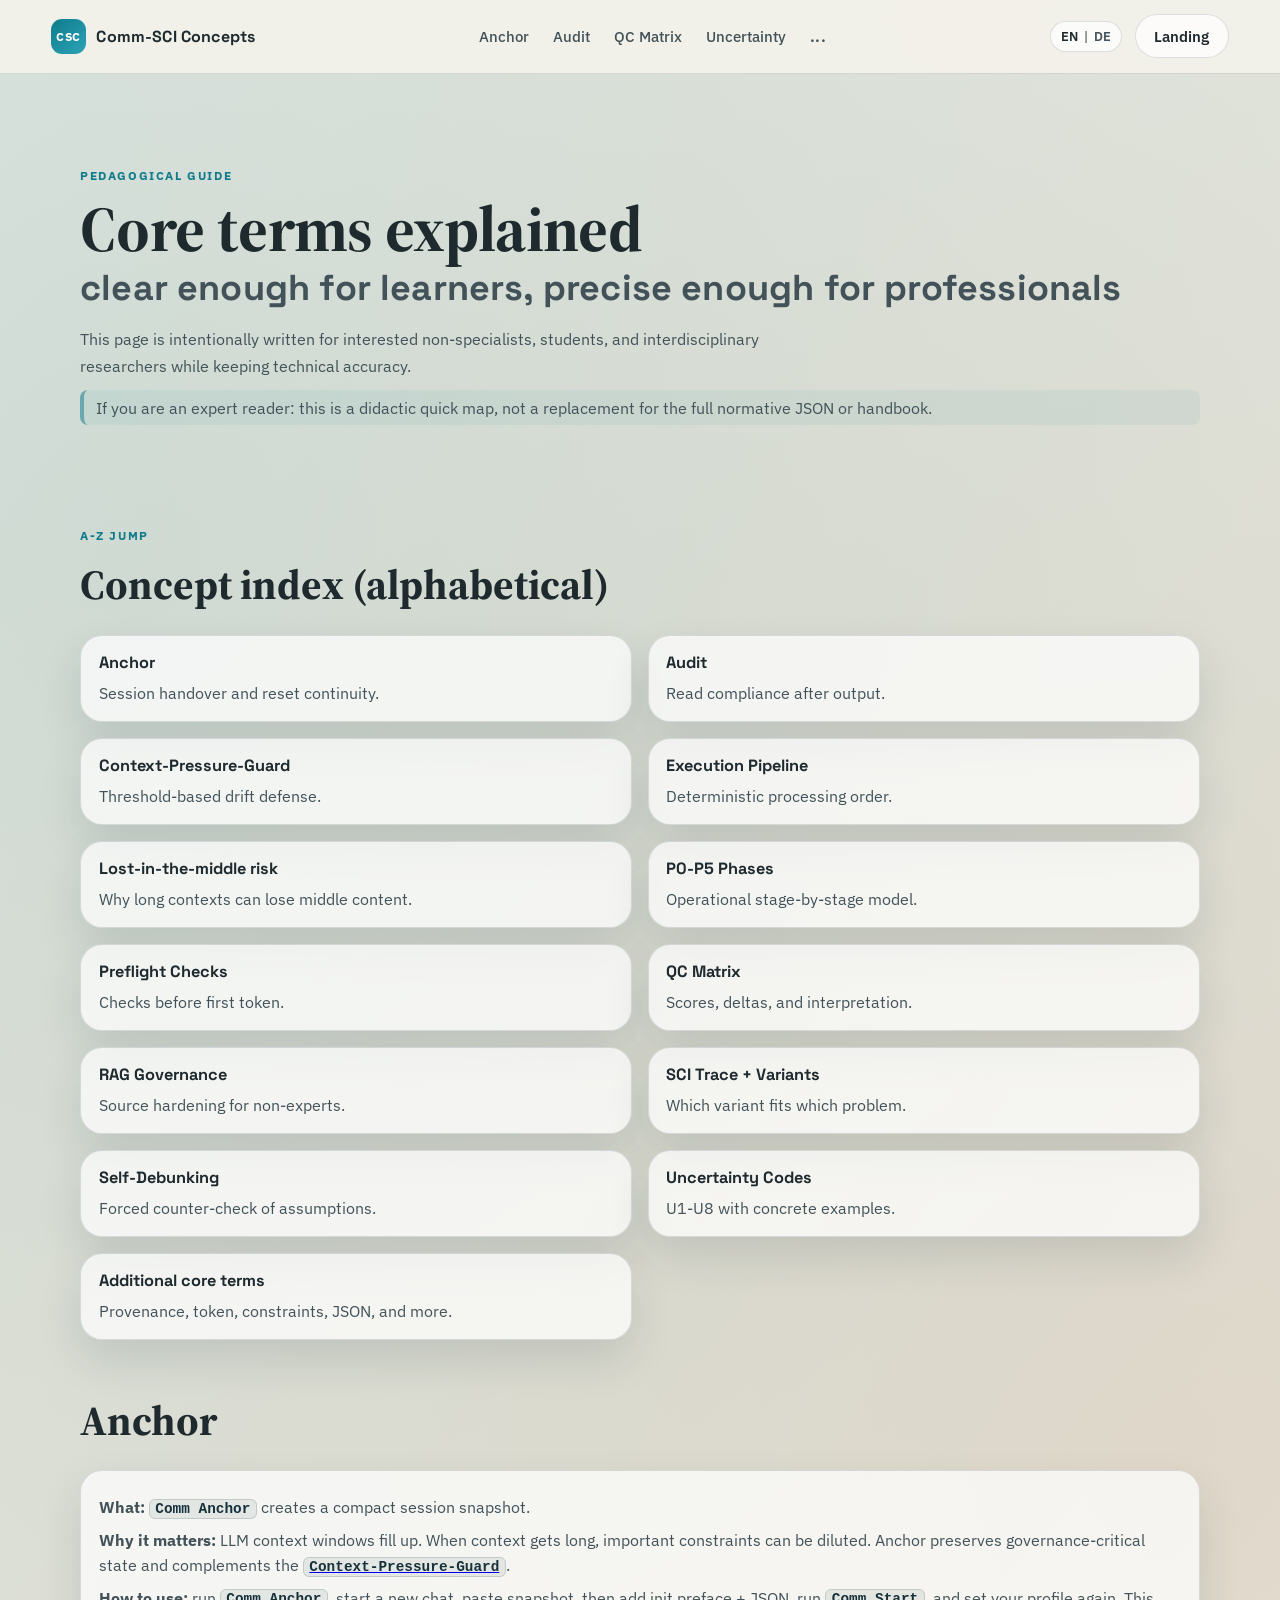
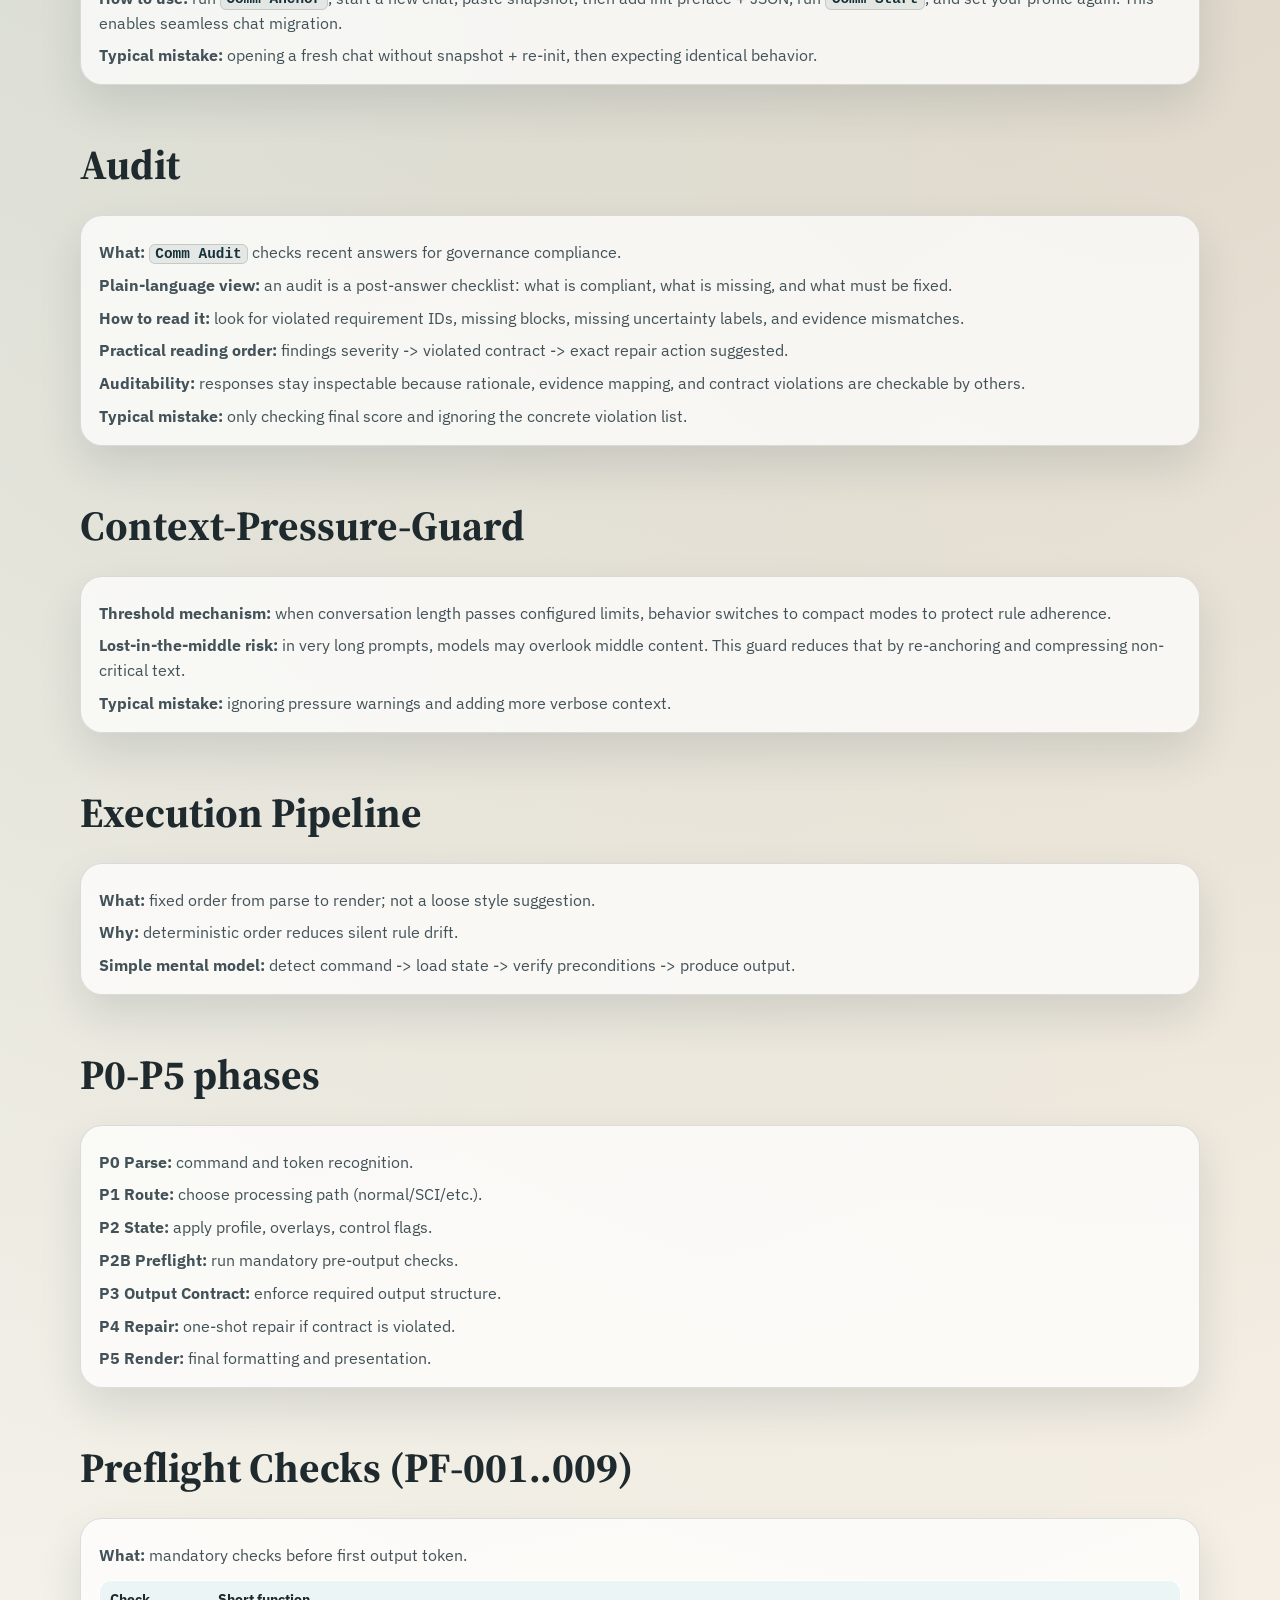
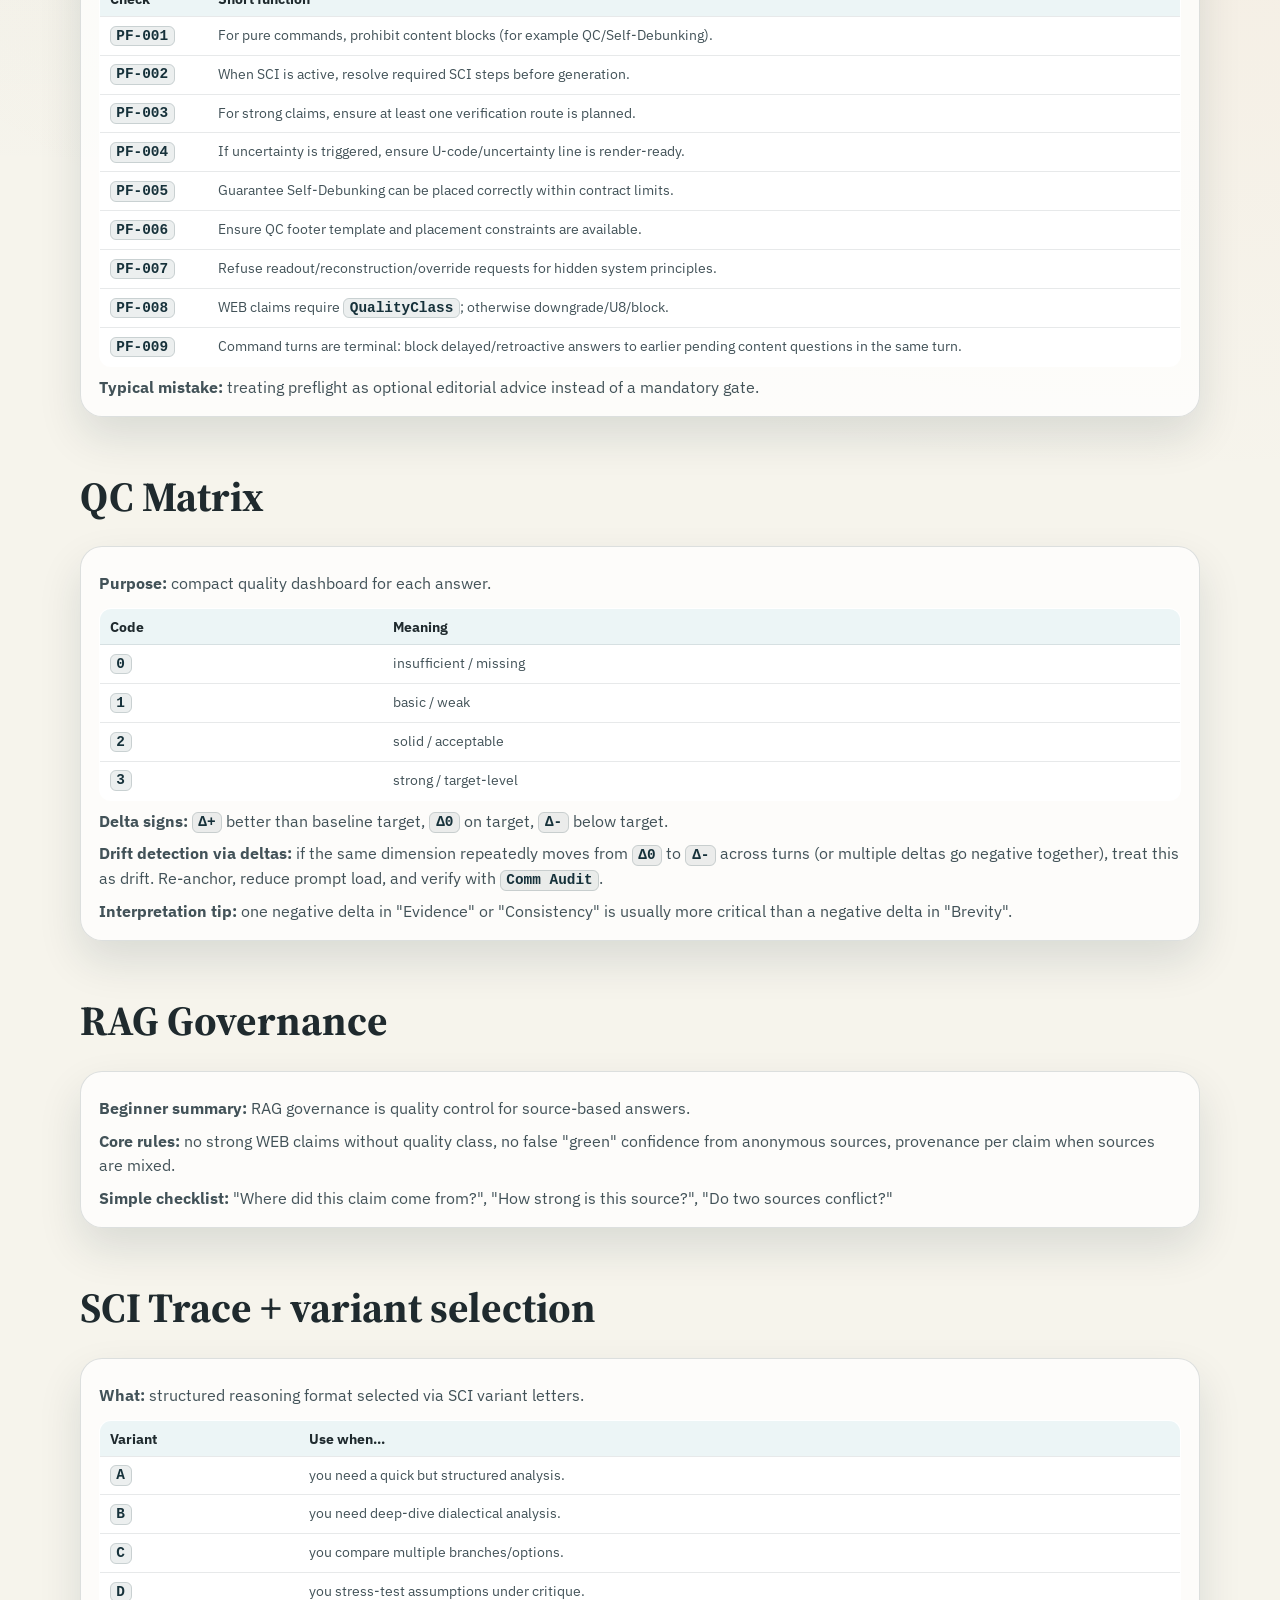
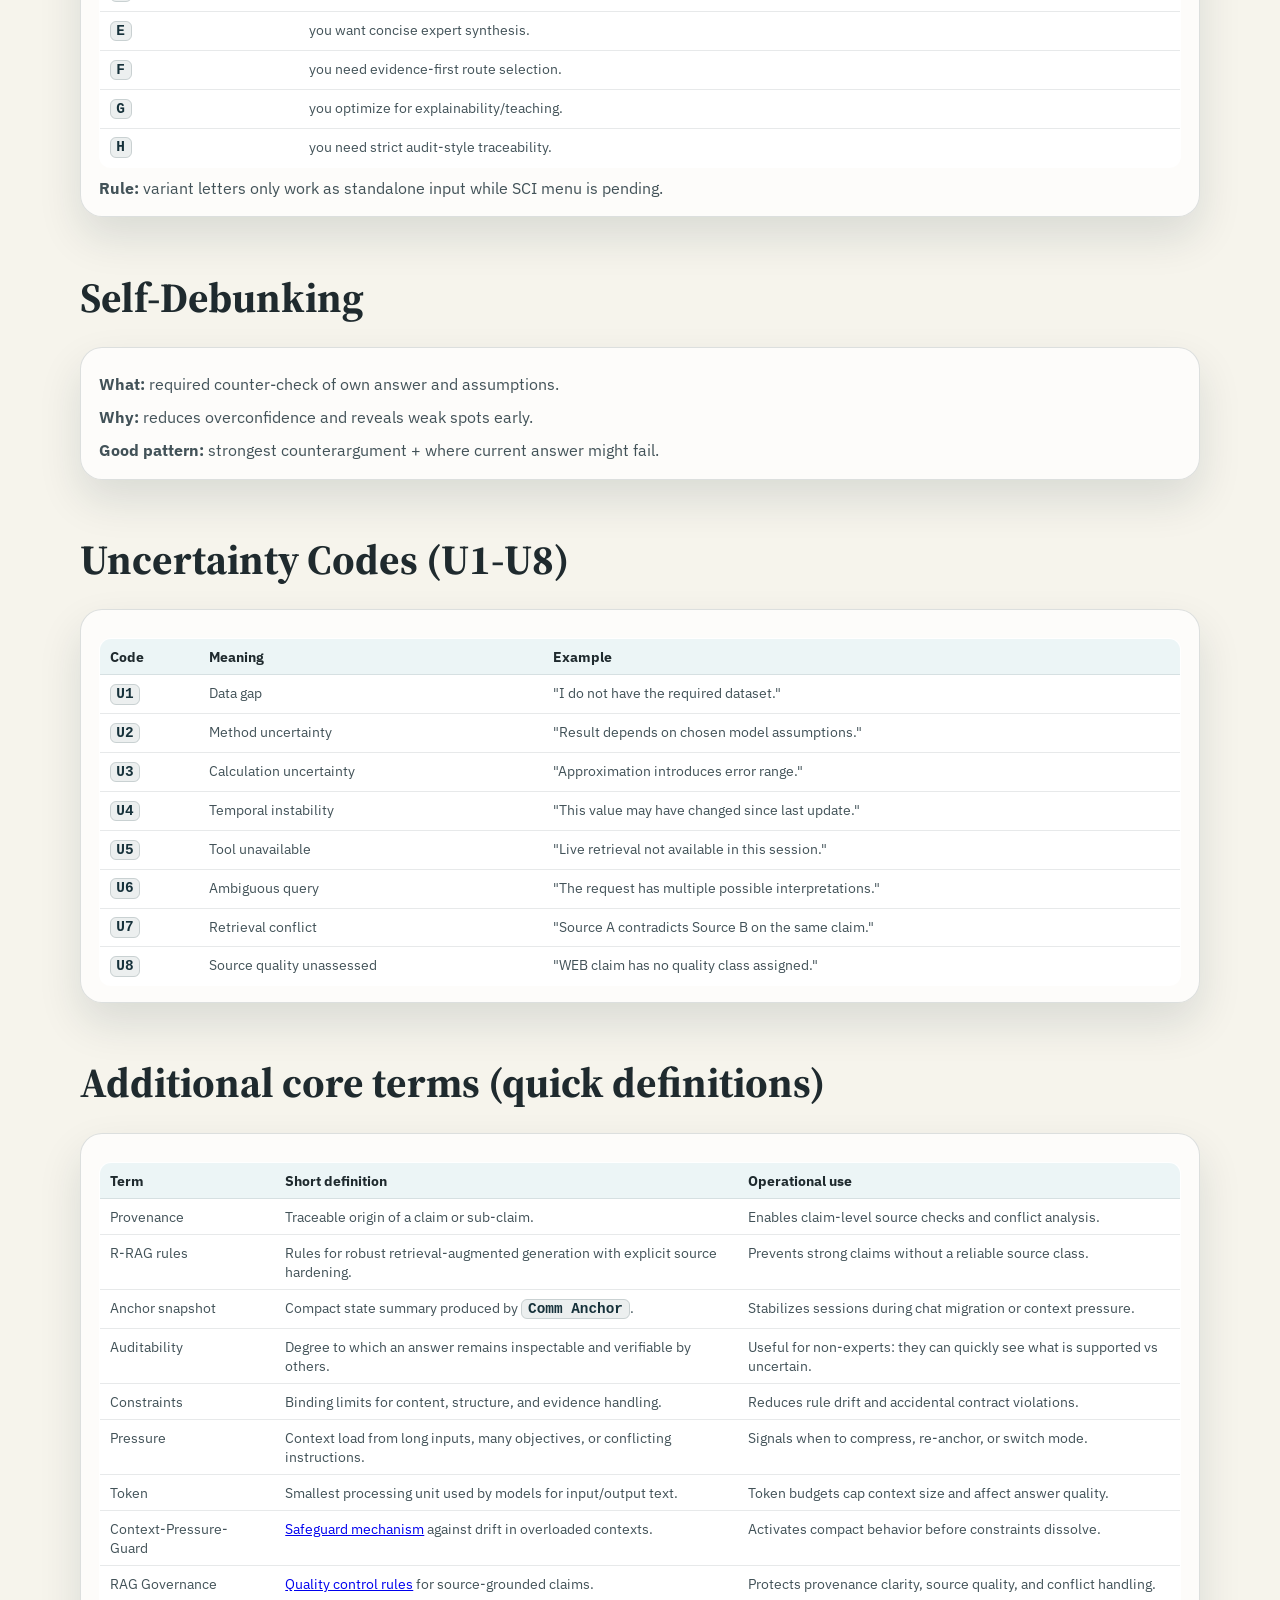
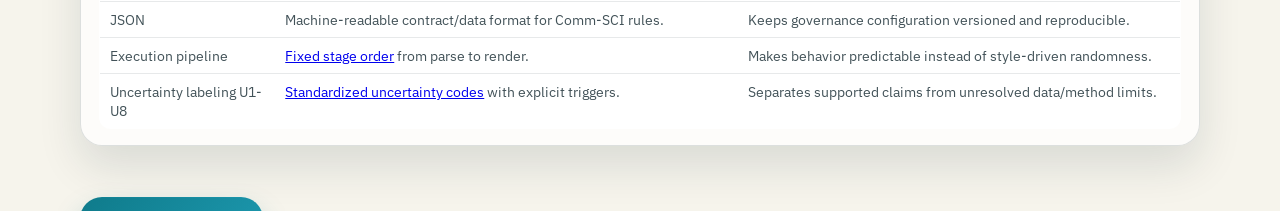
<file: docs/concepts/index.html>
<!doctype html>
<html lang="en">
  <head>
    <meta charset="UTF-8" />
    <meta name="viewport" content="width=device-width, initial-scale=1" />
    <title>Comm-SCI Concepts | Comm-SCI-Control</title>
    <meta
      name="description"
      content="Pedagogical concept guide for Comm-SCI-Control terms: Anchor, Audit, Context-Pressure-Guard, Execution Pipeline, P0-P5 phases, Preflight Checks, QC Matrix, RAG Governance, SCI variants, Self-Debunking, and Uncertainty Codes."
    />
    <link rel="preconnect" href="https://fonts.googleapis.com" />
    <link rel="preconnect" href="https://fonts.gstatic.com" crossorigin />
    <link
      href="https://fonts.googleapis.com/css2?family=Space+Grotesk:wght@400;500;700&family=IBM+Plex+Sans:wght@400;500;700&family=Source+Serif+4:wght@400;600&display=swap"
      rel="stylesheet"
    />
    <link rel="stylesheet" href="../assets/landing.css" />
  </head>
  <body>
    <header class="topbar">
      <a class="brand" href="../index.html">
        <span class="brand-mark">CSC</span>
        <span class="brand-text">Comm-SCI Concepts</span>
      </a>
      <nav class="nav-links" aria-label="Concept navigation">
        <a href="#anchor">Anchor</a>
        <a href="#audit">Audit</a>
        <a href="#qc-matrix">QC Matrix</a>
        <a href="#uncertainty-codes">Uncertainty</a>
        <span class="nav-more" aria-hidden="true">...</span>
      </nav>
      <div class="topbar-actions">
        <div class="lang-switch" aria-label="Language switch">
          <a class="lang-link is-active" href="index.html">EN</a>
          <span aria-hidden="true">|</span>
          <a class="lang-link" href="index.de.html">DE</a>
        </div>
        <a class="btn btn-line" href="../index.html">Landing</a>
      </div>
    </header>

    <main>
      <section class="hero reveal is-visible">
        <p class="eyebrow">Pedagogical guide</p>
        <h1>
          Core terms explained
          <span>clear enough for learners, precise enough for professionals</span>
        </h1>
        <p class="hero-copy">
          This page is intentionally written for interested non-specialists, students,
          and interdisciplinary researchers while keeping technical accuracy.
        </p>
        <p class="concept-note">
          If you are an expert reader: this is a didactic quick map, not a replacement
          for the full normative JSON or handbook.
        </p>
      </section>

      <section class="section reveal is-visible">
        <div class="section-head">
          <p class="eyebrow">A-Z jump</p>
          <h2>Concept index (alphabetical)</h2>
        </div>
        <div class="matrix">
          <a class="link-card" href="#anchor"><h3>Anchor</h3><p>Session handover and reset continuity.</p></a>
          <a class="link-card" href="#audit"><h3>Audit</h3><p>Read compliance after output.</p></a>
          <a class="link-card" href="#context-pressure-guard"><h3>Context-Pressure-Guard</h3><p>Threshold-based drift defense.</p></a>
          <a class="link-card" href="#execution-pipeline"><h3>Execution Pipeline</h3><p>Deterministic processing order.</p></a>
          <a class="link-card" href="#context-pressure-guard"><h3>Lost-in-the-middle risk</h3><p>Why long contexts can lose middle content.</p></a>
          <a class="link-card" href="#p0-p5"><h3>P0-P5 Phases</h3><p>Operational stage-by-stage model.</p></a>
          <a class="link-card" href="#preflight-checks"><h3>Preflight Checks</h3><p>Checks before first token.</p></a>
          <a class="link-card" href="#qc-matrix"><h3>QC Matrix</h3><p>Scores, deltas, and interpretation.</p></a>
          <a class="link-card" href="#rag-governance"><h3>RAG Governance</h3><p>Source hardening for non-experts.</p></a>
          <a class="link-card" href="#sci-trace"><h3>SCI Trace + Variants</h3><p>Which variant fits which problem.</p></a>
          <a class="link-card" href="#self-debunking"><h3>Self-Debunking</h3><p>Forced counter-check of assumptions.</p></a>
          <a class="link-card" href="#uncertainty-codes"><h3>Uncertainty Codes</h3><p>U1-U8 with concrete examples.</p></a>
          <a class="link-card" href="#additional-core-terms"><h3>Additional core terms</h3><p>Provenance, token, constraints, JSON, and more.</p></a>
        </div>
      </section>

      <section id="anchor" class="section reveal is-visible">
        <div class="section-head"><h2>Anchor</h2></div>
        <article class="info-card">
          <p><strong>What:</strong> <code>Comm Anchor</code> creates a compact session snapshot.</p>
          <p><strong>Why it matters:</strong> LLM context windows fill up. When context gets long,
          important constraints can be diluted. Anchor preserves governance-critical state and complements the
          <a href="#context-pressure-guard"><code>Context-Pressure-Guard</code></a>.</p>
          <p><strong>How to use:</strong> run <code>Comm Anchor</code>, start a new chat, paste snapshot,
          then add init preface + JSON, run <code>Comm Start</code>, and set your profile again.
          This enables seamless chat migration.</p>
          <p><strong>Typical mistake:</strong> opening a fresh chat without snapshot + re-init,
          then expecting identical behavior.</p>
        </article>
      </section>

      <section id="audit" class="section reveal is-visible">
        <div class="section-head"><h2>Audit</h2></div>
        <article class="info-card">
          <p><strong>What:</strong> <code>Comm Audit</code> checks recent answers for governance compliance.</p>
          <p><strong>Plain-language view:</strong> an audit is a post-answer checklist: what is compliant, what is missing, and what must be fixed.</p>
          <p><strong>How to read it:</strong> look for violated requirement IDs, missing blocks,
          missing uncertainty labels, and evidence mismatches.</p>
          <p><strong>Practical reading order:</strong> findings severity -> violated contract ->
          exact repair action suggested.</p>
          <p><strong>Auditability:</strong> responses stay inspectable because rationale, evidence mapping, and contract violations are checkable by others.</p>
          <p><strong>Typical mistake:</strong> only checking final score and ignoring the concrete violation list.</p>
        </article>
      </section>

      <section id="context-pressure-guard" class="section reveal is-visible">
        <div class="section-head"><h2>Context-Pressure-Guard</h2></div>
        <article class="info-card">
          <p><strong>Threshold mechanism:</strong> when conversation length passes configured limits,
          behavior switches to compact modes to protect rule adherence.</p>
          <p><strong>Lost-in-the-middle risk:</strong> in very long prompts, models may overlook middle content.
          This guard reduces that by re-anchoring and compressing non-critical text.</p>
          <p><strong>Typical mistake:</strong> ignoring pressure warnings and adding more verbose context.</p>
        </article>
      </section>

      <section id="execution-pipeline" class="section reveal is-visible">
        <div class="section-head"><h2>Execution Pipeline</h2></div>
        <article class="info-card">
          <p><strong>What:</strong> fixed order from parse to render; not a loose style suggestion.</p>
          <p><strong>Why:</strong> deterministic order reduces silent rule drift.</p>
          <p><strong>Simple mental model:</strong> detect command -> load state -> verify preconditions -> produce output.</p>
        </article>
      </section>

      <section id="p0-p5" class="section reveal is-visible">
        <div class="section-head"><h2>P0-P5 phases</h2></div>
        <article class="info-card">
          <p><strong>P0 Parse:</strong> command and token recognition.</p>
          <p><strong>P1 Route:</strong> choose processing path (normal/SCI/etc.).</p>
          <p><strong>P2 State:</strong> apply profile, overlays, control flags.</p>
          <p><strong>P2B Preflight:</strong> run mandatory pre-output checks.</p>
          <p><strong>P3 Output Contract:</strong> enforce required output structure.</p>
          <p><strong>P4 Repair:</strong> one-shot repair if contract is violated.</p>
          <p><strong>P5 Render:</strong> final formatting and presentation.</p>
        </article>
      </section>

      <section id="preflight-checks" class="section reveal is-visible">
        <div class="section-head"><h2>Preflight Checks (PF-001..009)</h2></div>
        <article class="info-card">
          <p><strong>What:</strong> mandatory checks before first output token.</p>
          <table class="concept-table">
            <thead>
              <tr><th>Check</th><th>Short function</th></tr>
            </thead>
            <tbody>
              <tr><td><code>PF-001</code></td><td>For pure commands, prohibit content blocks (for example QC/Self-Debunking).</td></tr>
              <tr><td><code>PF-002</code></td><td>When SCI is active, resolve required SCI steps before generation.</td></tr>
              <tr><td><code>PF-003</code></td><td>For strong claims, ensure at least one verification route is planned.</td></tr>
              <tr><td><code>PF-004</code></td><td>If uncertainty is triggered, ensure U-code/uncertainty line is render-ready.</td></tr>
              <tr><td><code>PF-005</code></td><td>Guarantee Self-Debunking can be placed correctly within contract limits.</td></tr>
              <tr><td><code>PF-006</code></td><td>Ensure QC footer template and placement constraints are available.</td></tr>
              <tr><td><code>PF-007</code></td><td>Refuse readout/reconstruction/override requests for hidden system principles.</td></tr>
              <tr><td><code>PF-008</code></td><td>WEB claims require <code>QualityClass</code>; otherwise downgrade/U8/block.</td></tr>
              <tr><td><code>PF-009</code></td><td>Command turns are terminal: block delayed/retroactive answers to earlier pending content questions in the same turn.</td></tr>
            </tbody>
          </table>
          <p><strong>Typical mistake:</strong> treating preflight as optional editorial advice instead of a mandatory gate.</p>
        </article>
      </section>

      <section id="qc-matrix" class="section reveal is-visible">
        <div class="section-head"><h2>QC Matrix</h2></div>
        <article class="info-card">
          <p><strong>Purpose:</strong> compact quality dashboard for each answer.</p>
          <table class="concept-table">
            <thead>
              <tr><th>Code</th><th>Meaning</th></tr>
            </thead>
            <tbody>
              <tr><td><code>0</code></td><td>insufficient / missing</td></tr>
              <tr><td><code>1</code></td><td>basic / weak</td></tr>
              <tr><td><code>2</code></td><td>solid / acceptable</td></tr>
              <tr><td><code>3</code></td><td>strong / target-level</td></tr>
            </tbody>
          </table>
          <p><strong>Delta signs:</strong> <code>Δ+</code> better than baseline target, <code>Δ0</code> on target,
          <code>Δ-</code> below target.</p>
          <p><strong>Drift detection via deltas:</strong> if the same dimension repeatedly moves from
          <code>Δ0</code> to <code>Δ-</code> across turns (or multiple deltas go negative together), treat this as drift.
          Re-anchor, reduce prompt load, and verify with <code>Comm Audit</code>.</p>
          <p><strong>Interpretation tip:</strong> one negative delta in "Evidence" or "Consistency"
          is usually more critical than a negative delta in "Brevity".</p>
        </article>
      </section>

      <section id="rag-governance" class="section reveal is-visible">
        <div class="section-head"><h2>RAG Governance</h2></div>
        <article class="info-card">
          <p><strong>Beginner summary:</strong> RAG governance is quality control for source-based answers.</p>
          <p><strong>Core rules:</strong> no strong WEB claims without quality class, no false "green"
          confidence from anonymous sources, provenance per claim when sources are mixed.</p>
          <p><strong>Simple checklist:</strong> "Where did this claim come from?", "How strong is this source?",
          "Do two sources conflict?"</p>
        </article>
      </section>

      <section id="sci-trace" class="section reveal is-visible">
        <div class="section-head"><h2>SCI Trace + variant selection</h2></div>
        <article class="info-card">
          <p><strong>What:</strong> structured reasoning format selected via SCI variant letters.</p>
          <table class="concept-table">
            <thead>
              <tr><th>Variant</th><th>Use when...</th></tr>
            </thead>
            <tbody>
              <tr><td><code>A</code></td><td>you need a quick but structured analysis.</td></tr>
              <tr><td><code>B</code></td><td>you need deep-dive dialectical analysis.</td></tr>
              <tr><td><code>C</code></td><td>you compare multiple branches/options.</td></tr>
              <tr><td><code>D</code></td><td>you stress-test assumptions under critique.</td></tr>
              <tr><td><code>E</code></td><td>you want concise expert synthesis.</td></tr>
              <tr><td><code>F</code></td><td>you need evidence-first route selection.</td></tr>
              <tr><td><code>G</code></td><td>you optimize for explainability/teaching.</td></tr>
              <tr><td><code>H</code></td><td>you need strict audit-style traceability.</td></tr>
            </tbody>
          </table>
          <p><strong>Rule:</strong> variant letters only work as standalone input while SCI menu is pending.</p>
        </article>
      </section>

      <section id="self-debunking" class="section reveal is-visible">
        <div class="section-head"><h2>Self-Debunking</h2></div>
        <article class="info-card">
          <p><strong>What:</strong> required counter-check of own answer and assumptions.</p>
          <p><strong>Why:</strong> reduces overconfidence and reveals weak spots early.</p>
          <p><strong>Good pattern:</strong> strongest counterargument + where current answer might fail.</p>
        </article>
      </section>

      <section id="uncertainty-codes" class="section reveal is-visible">
        <div class="section-head"><h2>Uncertainty Codes (U1-U8)</h2></div>
        <article class="info-card">
          <table class="concept-table">
            <thead>
              <tr><th>Code</th><th>Meaning</th><th>Example</th></tr>
            </thead>
            <tbody>
              <tr><td><code>U1</code></td><td>Data gap</td><td>"I do not have the required dataset."</td></tr>
              <tr><td><code>U2</code></td><td>Method uncertainty</td><td>"Result depends on chosen model assumptions."</td></tr>
              <tr><td><code>U3</code></td><td>Calculation uncertainty</td><td>"Approximation introduces error range."</td></tr>
              <tr><td><code>U4</code></td><td>Temporal instability</td><td>"This value may have changed since last update."</td></tr>
              <tr><td><code>U5</code></td><td>Tool unavailable</td><td>"Live retrieval not available in this session."</td></tr>
              <tr><td><code>U6</code></td><td>Ambiguous query</td><td>"The request has multiple possible interpretations."</td></tr>
              <tr><td><code>U7</code></td><td>Retrieval conflict</td><td>"Source A contradicts Source B on the same claim."</td></tr>
              <tr><td><code>U8</code></td><td>Source quality unassessed</td><td>"WEB claim has no quality class assigned."</td></tr>
            </tbody>
          </table>
        </article>
      </section>

      <section id="additional-core-terms" class="section reveal is-visible">
        <div class="section-head"><h2>Additional core terms (quick definitions)</h2></div>
        <article class="info-card">
          <table class="concept-table">
            <thead>
              <tr><th>Term</th><th>Short definition</th><th>Operational use</th></tr>
            </thead>
            <tbody>
              <tr><td>Provenance</td><td>Traceable origin of a claim or sub-claim.</td><td>Enables claim-level source checks and conflict analysis.</td></tr>
              <tr><td>R-RAG rules</td><td>Rules for robust retrieval-augmented generation with explicit source hardening.</td><td>Prevents strong claims without a reliable source class.</td></tr>
              <tr><td>Anchor snapshot</td><td>Compact state summary produced by <code>Comm Anchor</code>.</td><td>Stabilizes sessions during chat migration or context pressure.</td></tr>
              <tr><td>Auditability</td><td>Degree to which an answer remains inspectable and verifiable by others.</td><td>Useful for non-experts: they can quickly see what is supported vs uncertain.</td></tr>
              <tr><td>Constraints</td><td>Binding limits for content, structure, and evidence handling.</td><td>Reduces rule drift and accidental contract violations.</td></tr>
              <tr><td>Pressure</td><td>Context load from long inputs, many objectives, or conflicting instructions.</td><td>Signals when to compress, re-anchor, or switch mode.</td></tr>
              <tr><td>Token</td><td>Smallest processing unit used by models for input/output text.</td><td>Token budgets cap context size and affect answer quality.</td></tr>
              <tr><td>Context-Pressure-Guard</td><td><a href="#context-pressure-guard">Safeguard mechanism</a> against drift in overloaded contexts.</td><td>Activates compact behavior before constraints dissolve.</td></tr>
              <tr><td>RAG Governance</td><td><a href="#rag-governance">Quality control rules</a> for source-grounded claims.</td><td>Protects provenance clarity, source quality, and conflict handling.</td></tr>
              <tr><td>JSON</td><td>Machine-readable contract/data format for Comm-SCI rules.</td><td>Keeps governance configuration versioned and reproducible.</td></tr>
              <tr><td>Execution pipeline</td><td><a href="#execution-pipeline">Fixed stage order</a> from parse to render.</td><td>Makes behavior predictable instead of style-driven randomness.</td></tr>
              <tr><td>Uncertainty labeling U1-U8</td><td><a href="#uncertainty-codes">Standardized uncertainty codes</a> with explicit triggers.</td><td>Separates supported claims from unresolved data/method limits.</td></tr>
            </tbody>
          </table>
        </article>
      </section>

      <section class="section reveal is-visible">
        <a class="btn btn-solid" href="../index.html">Back to landing page</a>
      </section>
    </main>

    <script src="../assets/landing.js"></script>
  </body>
</html>
</file>
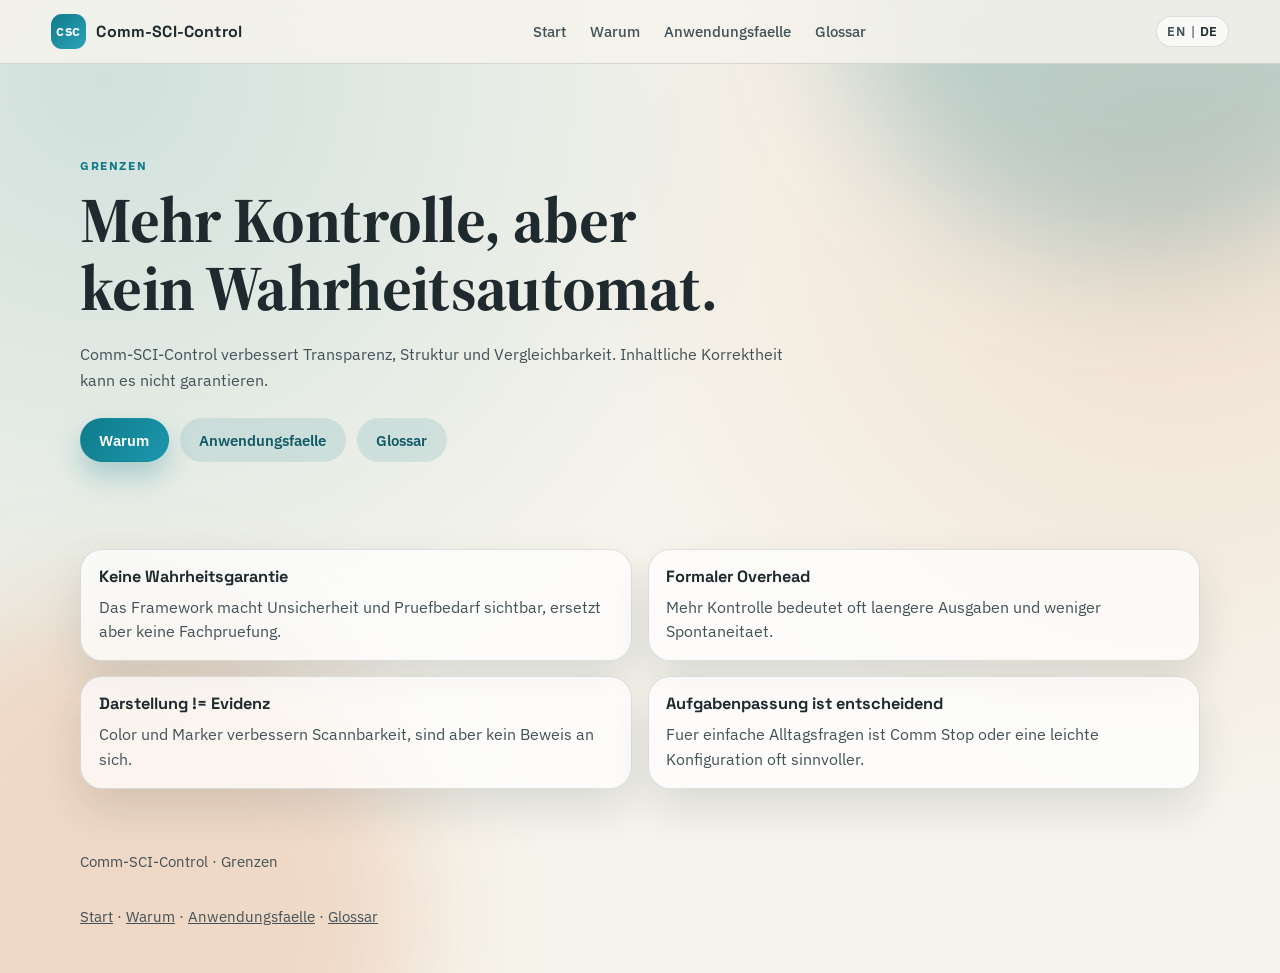
<file: docs/limits.de.html>
<!doctype html>
<html lang="de">
  <head>
    <meta charset="UTF-8" />
    <meta name="viewport" content="width=device-width, initial-scale=1" />
    <title>Grenzen | Comm-SCI-Control</title>
    <meta name="description" content="Grenzen und Trade-offs von Comm-SCI-Control." />
    <link rel="preconnect" href="https://fonts.googleapis.com" />
    <link rel="preconnect" href="https://fonts.gstatic.com" crossorigin />
    <link
      href="https://fonts.googleapis.com/css2?family=Space+Grotesk:wght@400;500;700&family=IBM+Plex+Sans:wght@400;500;700&family=Source+Serif+4:wght@400;600&display=swap"
      rel="stylesheet"
    />
    <link rel="stylesheet" href="assets/landing.css" />
  </head>
  <body>
    <div class="bg-glow bg-glow-a" aria-hidden="true"></div>
    <div class="bg-glow bg-glow-b" aria-hidden="true"></div>

    <header class="topbar">
      <a class="brand" href="index.de.html#top"><span class="brand-mark">CSC</span><span class="brand-text">Comm-SCI-Control</span></a>
      <nav class="nav-links" aria-label="Hauptnavigation">
        <a href="index.de.html">Start</a>
        <a href="why.de.html">Warum</a>
        <a href="use-cases.de.html">Anwendungsfaelle</a>
        <a href="concepts/index.de.html">Glossar</a>
      </nav>
      <div class="topbar-actions">
        <div class="lang-switch" aria-label="Sprachauswahl"><a class="lang-link" href="limits.html">EN</a><span aria-hidden="true">|</span><a class="lang-link is-active" href="limits.de.html">DE</a></div>
      </div>
    </header>

    <main id="top">
      <section class="hero reveal">
        <p class="eyebrow">Grenzen</p>
        <h1>Mehr Kontrolle, aber kein Wahrheitsautomat.</h1>
        <p class="hero-copy">Comm-SCI-Control verbessert Transparenz, Struktur und Vergleichbarkeit. Inhaltliche Korrektheit kann es nicht garantieren.</p>
        <div class="hero-actions">
          <a class="btn btn-solid" href="why.de.html">Warum</a>
          <a class="btn btn-soft" href="use-cases.de.html">Anwendungsfaelle</a>
          <a class="btn btn-soft" href="concepts/index.de.html">Glossar</a>
        </div>
      </section>
      <section class="section reveal">
        <div class="matrix">
          <article class="matrix-card reveal"><h3>Keine Wahrheitsgarantie</h3><p>Das Framework macht Unsicherheit und Pruefbedarf sichtbar, ersetzt aber keine Fachpruefung.</p></article>
          <article class="matrix-card reveal"><h3>Formaler Overhead</h3><p>Mehr Kontrolle bedeutet oft laengere Ausgaben und weniger Spontaneitaet.</p></article>
          <article class="matrix-card reveal"><h3>Darstellung != Evidenz</h3><p>Color und Marker verbessern Scannbarkeit, sind aber kein Beweis an sich.</p></article>
          <article class="matrix-card reveal"><h3>Aufgabenpassung ist entscheidend</h3><p>Fuer einfache Alltagsfragen ist Comm Stop oder eine leichte Konfiguration oft sinnvoller.</p></article>
        </div>
      </section>
    </main>

    <footer class="footer reveal">
      <p>Comm-SCI-Control · Grenzen</p>
      <p>
        <a href="index.de.html">Start</a>
        <span aria-hidden="true">·</span>
        <a href="why.de.html">Warum</a>
        <span aria-hidden="true">·</span>
        <a href="use-cases.de.html">Anwendungsfaelle</a>
        <span aria-hidden="true">·</span>
        <a href="concepts/index.de.html">Glossar</a>
      </p>
    </footer>
    <script src="assets/landing.js"></script>
  </body>
</html>
</file>
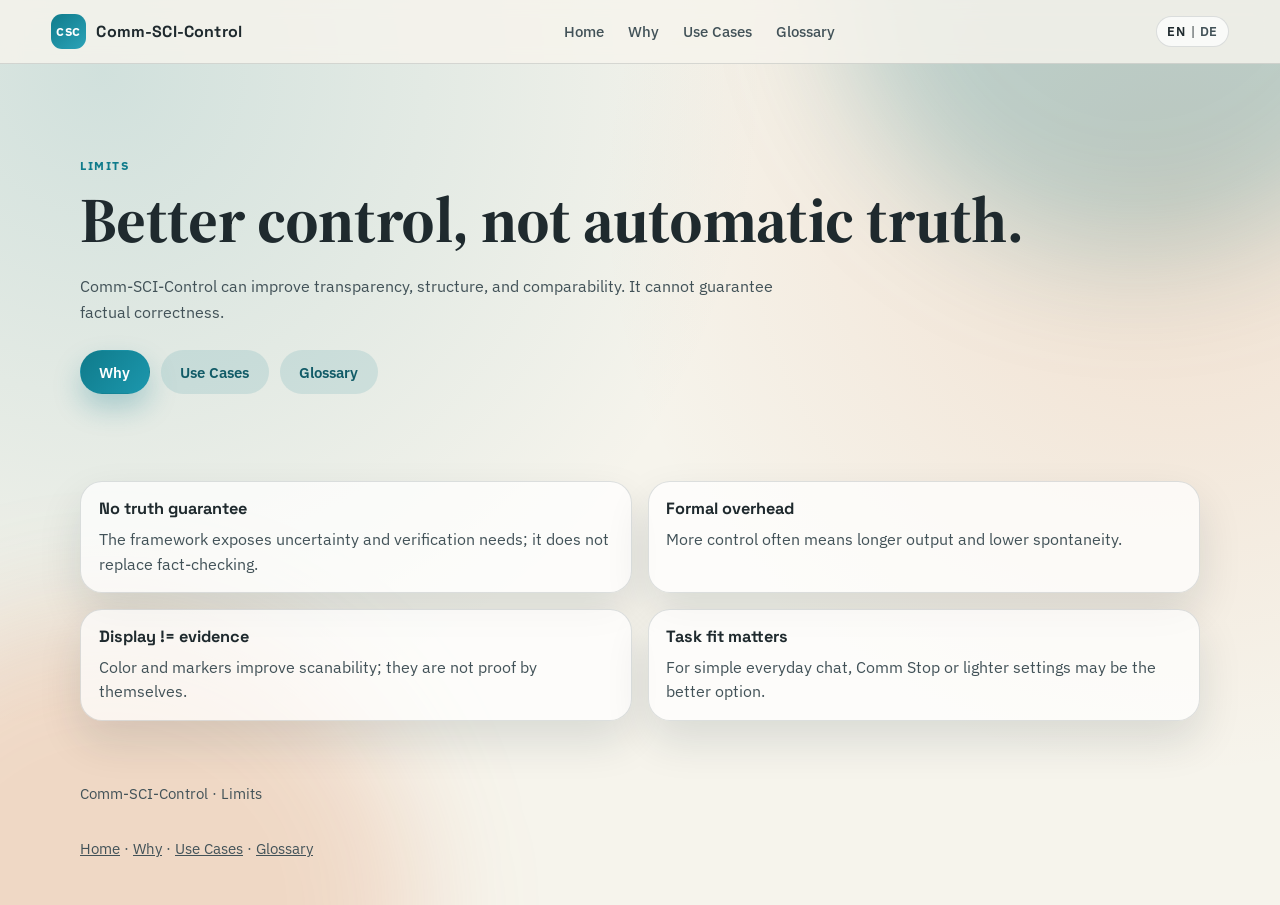
<file: docs/limits.html>
<!doctype html>
<html lang="en">
  <head>
    <meta charset="UTF-8" />
    <meta name="viewport" content="width=device-width, initial-scale=1" />
    <title>Limits | Comm-SCI-Control</title>
    <meta name="description" content="Limits and trade-offs of Comm-SCI-Control." />
    <link rel="preconnect" href="https://fonts.googleapis.com" />
    <link rel="preconnect" href="https://fonts.gstatic.com" crossorigin />
    <link
      href="https://fonts.googleapis.com/css2?family=Space+Grotesk:wght@400;500;700&family=IBM+Plex+Sans:wght@400;500;700&family=Source+Serif+4:wght@400;600&display=swap"
      rel="stylesheet"
    />
    <link rel="stylesheet" href="assets/landing.css" />
  </head>
  <body>
    <div class="bg-glow bg-glow-a" aria-hidden="true"></div>
    <div class="bg-glow bg-glow-b" aria-hidden="true"></div>

    <header class="topbar">
      <a class="brand" href="index.html#top"><span class="brand-mark">CSC</span><span class="brand-text">Comm-SCI-Control</span></a>
      <nav class="nav-links" aria-label="Main navigation">
        <a href="index.html">Home</a>
        <a href="why.html">Why</a>
        <a href="use-cases.html">Use Cases</a>
        <a href="concepts/index.html">Glossary</a>
      </nav>
      <div class="topbar-actions">
        <div class="lang-switch" aria-label="Language switch"><a class="lang-link is-active" href="limits.html">EN</a><span aria-hidden="true">|</span><a class="lang-link" href="limits.de.html">DE</a></div>
      </div>
    </header>

    <main id="top">
      <section class="hero reveal">
        <p class="eyebrow">Limits</p>
        <h1>Better control, not automatic truth.</h1>
        <p class="hero-copy">Comm-SCI-Control can improve transparency, structure, and comparability. It cannot guarantee factual correctness.</p>
        <div class="hero-actions">
          <a class="btn btn-solid" href="why.html">Why</a>
          <a class="btn btn-soft" href="use-cases.html">Use Cases</a>
          <a class="btn btn-soft" href="concepts/index.html">Glossary</a>
        </div>
      </section>
      <section class="section reveal">
        <div class="matrix">
          <article class="matrix-card reveal"><h3>No truth guarantee</h3><p>The framework exposes uncertainty and verification needs; it does not replace fact-checking.</p></article>
          <article class="matrix-card reveal"><h3>Formal overhead</h3><p>More control often means longer output and lower spontaneity.</p></article>
          <article class="matrix-card reveal"><h3>Display != evidence</h3><p>Color and markers improve scanability; they are not proof by themselves.</p></article>
          <article class="matrix-card reveal"><h3>Task fit matters</h3><p>For simple everyday chat, Comm Stop or lighter settings may be the better option.</p></article>
        </div>
      </section>
    </main>

    <footer class="footer reveal">
      <p>Comm-SCI-Control · Limits</p>
      <p>
        <a href="index.html">Home</a>
        <span aria-hidden="true">·</span>
        <a href="why.html">Why</a>
        <span aria-hidden="true">·</span>
        <a href="use-cases.html">Use Cases</a>
        <span aria-hidden="true">·</span>
        <a href="concepts/index.html">Glossary</a>
      </p>
    </footer>
    <script src="assets/landing.js"></script>
  </body>
</html>
</file>
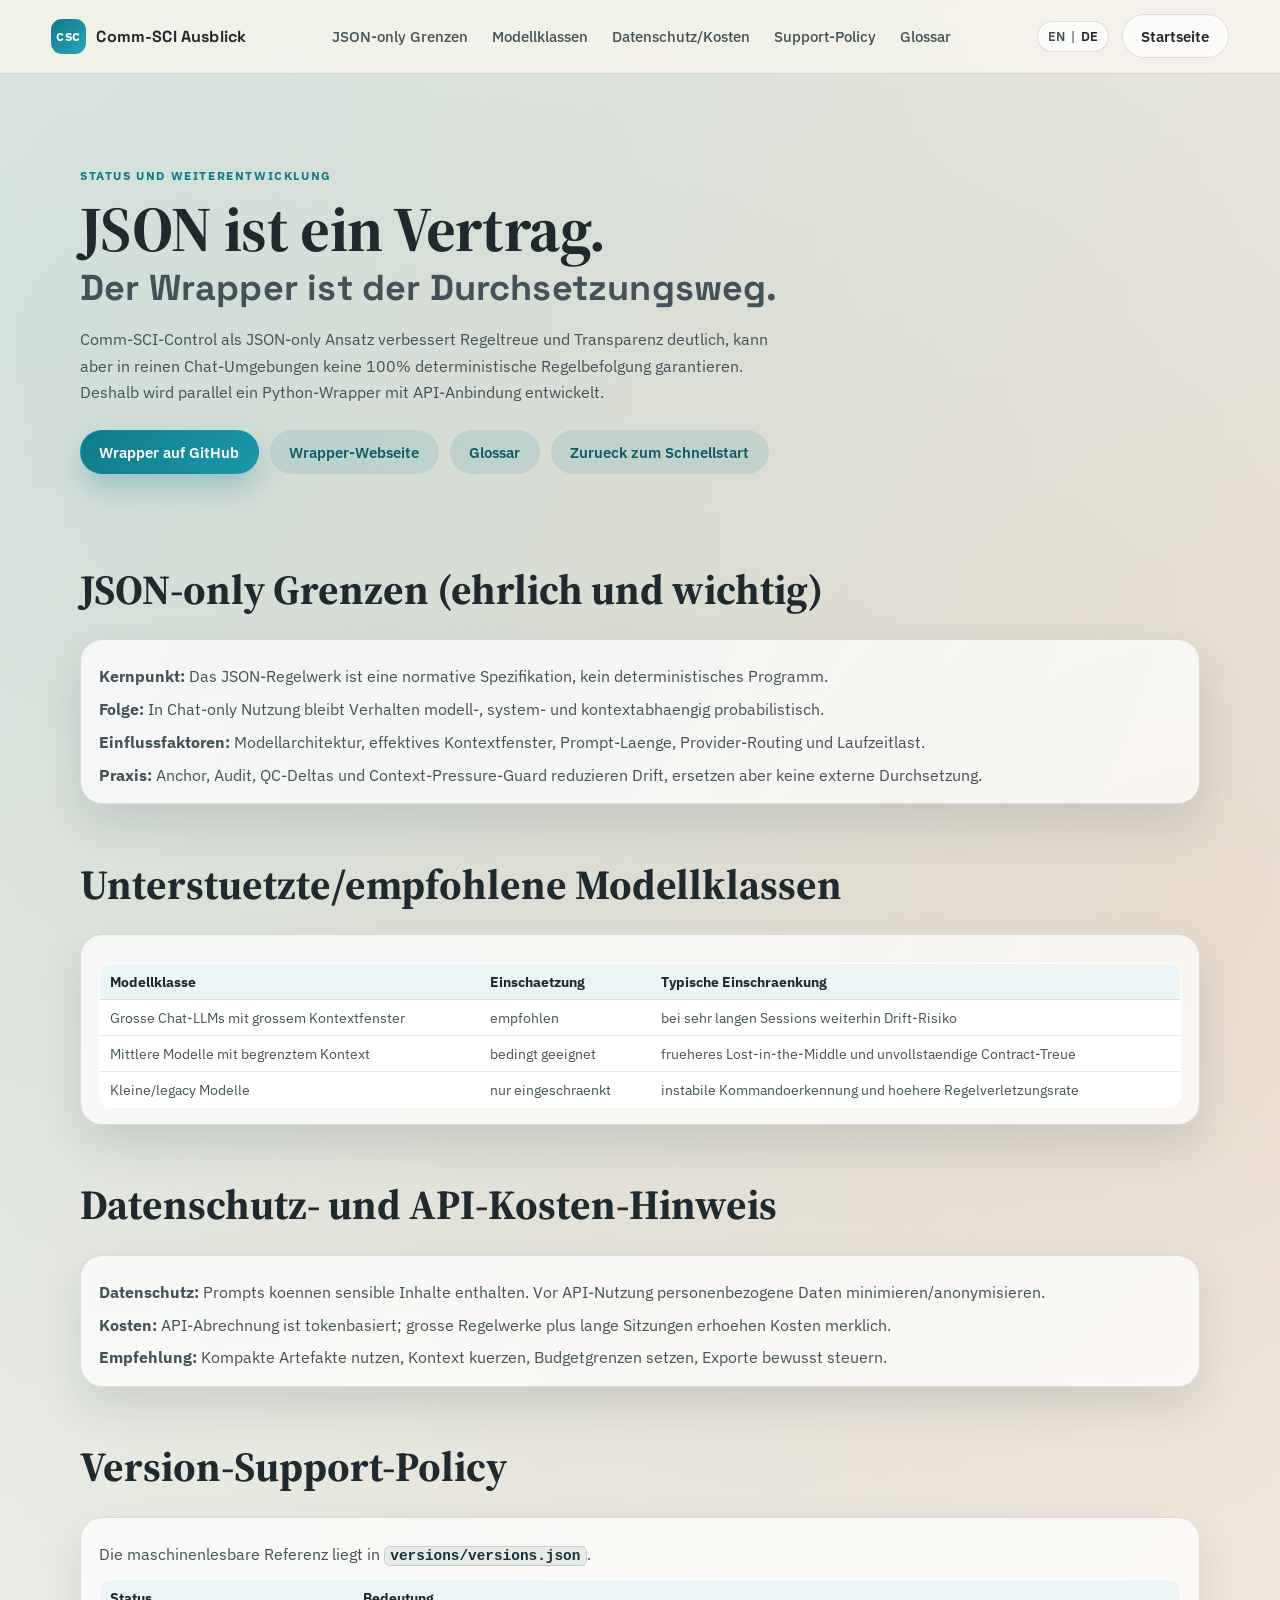
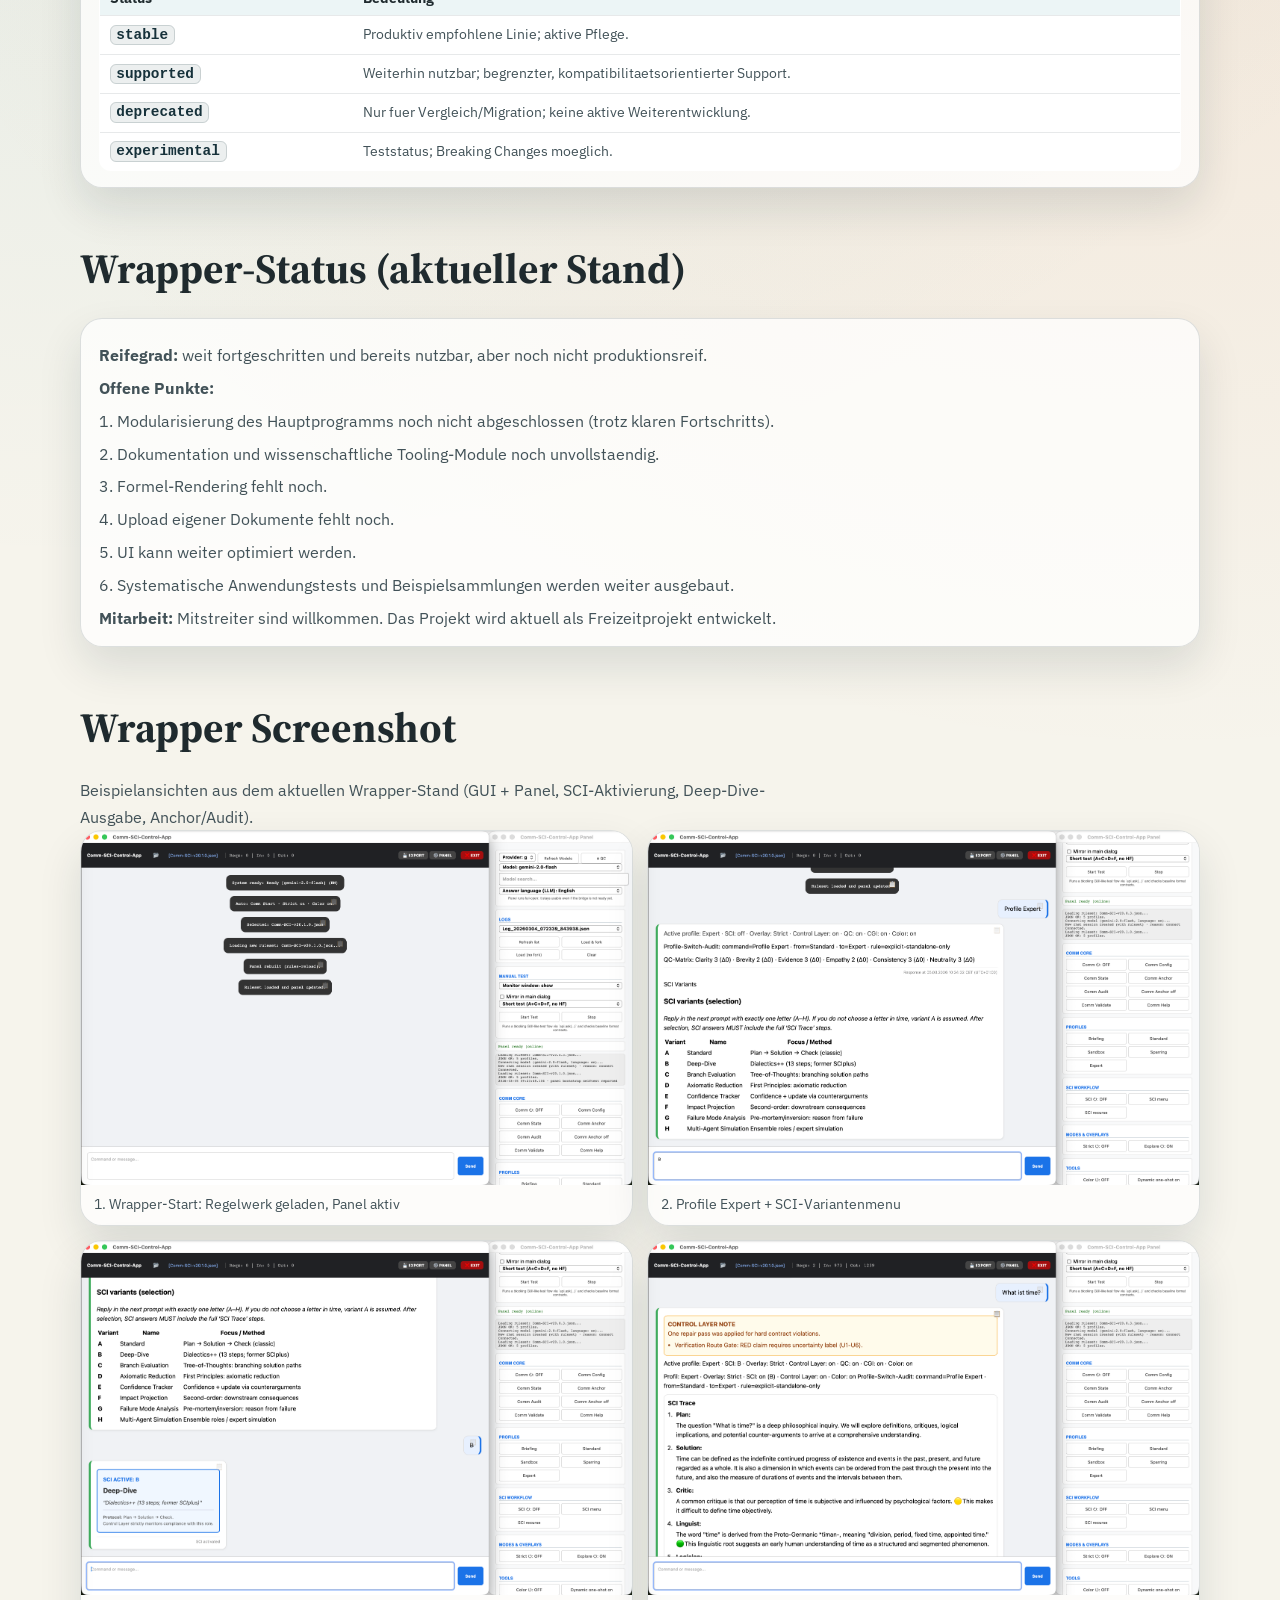
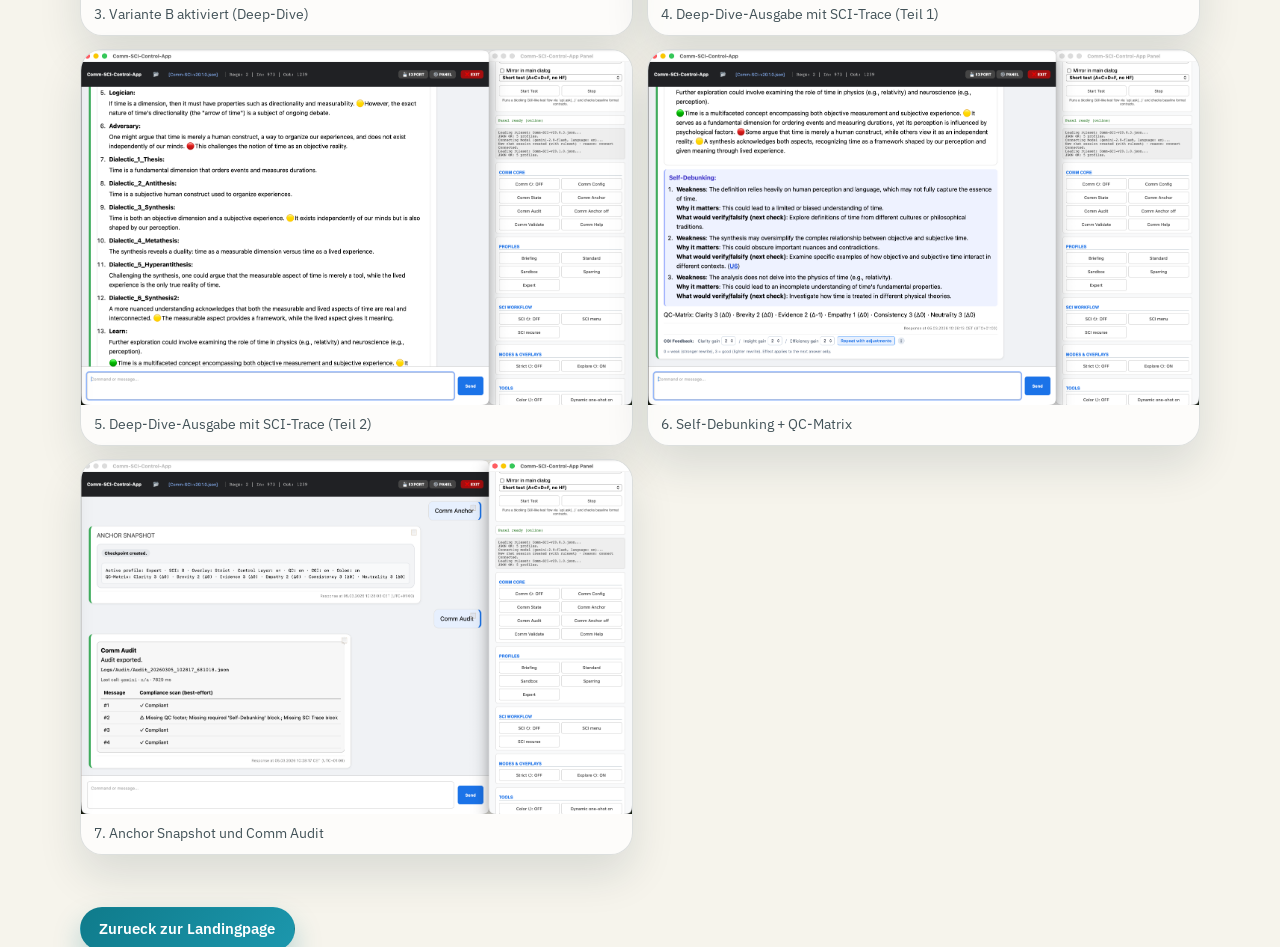
<file: docs/roadmap.de.html>
<!doctype html>
<html lang="de">
  <head>
    <meta charset="UTF-8" />
    <meta name="viewport" content="width=device-width, initial-scale=1" />
    <title>Comm-SCI Ausblick | Comm-SCI-Control</title>
    <meta
      name="description"
      content="Ausblick, Grenzen und Wrapper-Status fuer Comm-SCI-Control: Modellklassen, Datenschutz/Kosten, Version-Support und Entwicklungsstand."
    />
    <link rel="preconnect" href="https://fonts.googleapis.com" />
    <link rel="preconnect" href="https://fonts.gstatic.com" crossorigin />
    <link
      href="https://fonts.googleapis.com/css2?family=Space+Grotesk:wght@400;500;700&family=IBM+Plex+Sans:wght@400;500;700&family=Source+Serif+4:wght@400;600&display=swap"
      rel="stylesheet"
    />
    <link rel="stylesheet" href="assets/landing.css" />
  </head>
  <body>
    <header class="topbar">
      <a class="brand" href="index.de.html">
        <span class="brand-mark">CSC</span>
        <span class="brand-text">Comm-SCI Ausblick</span>
      </a>
      <nav class="nav-links" aria-label="Ausblick Navigation">
        <a href="#limits">JSON-only Grenzen</a>
        <a href="#models">Modellklassen</a>
        <a href="#privacy">Datenschutz/Kosten</a>
        <a href="#support">Support-Policy</a>
        <a href="concepts/index.de.html">Glossar</a>
      </nav>
      <div class="topbar-actions">
        <div class="lang-switch" aria-label="Sprachauswahl">
          <a class="lang-link" href="roadmap.html">EN</a>
          <span aria-hidden="true">|</span>
          <a class="lang-link is-active" href="roadmap.de.html">DE</a>
        </div>
        <a class="btn btn-line" href="index.de.html">Startseite</a>
      </div>
    </header>

    <main>
      <section class="hero reveal is-visible">
        <p class="eyebrow">Status und Weiterentwicklung</p>
        <h1>
          JSON ist ein Vertrag.
          <span>Der Wrapper ist der Durchsetzungsweg.</span>
        </h1>
        <p class="hero-copy">
          Comm-SCI-Control als JSON-only Ansatz verbessert Regeltreue und Transparenz deutlich,
          kann aber in reinen Chat-Umgebungen keine 100% deterministische Regelbefolgung garantieren.
          Deshalb wird parallel ein Python-Wrapper mit API-Anbindung entwickelt.
        </p>
        <div class="hero-actions">
          <a class="btn btn-solid" href="https://github.com/vfi64/wrapper/" target="_blank" rel="noreferrer">Wrapper auf GitHub</a>
          <a class="btn btn-soft" href="https://vfi64.github.io/wrapper/" target="_blank" rel="noreferrer">Wrapper-Webseite</a>
          <a class="btn btn-soft" href="concepts/index.de.html">Glossar</a>
          <a class="btn btn-soft" href="index.de.html#start">Zurueck zum Schnellstart</a>
        </div>
      </section>

      <section id="limits" class="section reveal is-visible">
        <div class="section-head"><h2>JSON-only Grenzen (ehrlich und wichtig)</h2></div>
        <article class="info-card">
          <p><strong>Kernpunkt:</strong> Das JSON-Regelwerk ist eine normative Spezifikation, kein deterministisches Programm.</p>
          <p><strong>Folge:</strong> In Chat-only Nutzung bleibt Verhalten modell-, system- und kontextabhaengig probabilistisch.</p>
          <p><strong>Einflussfaktoren:</strong> Modellarchitektur, effektives Kontextfenster, Prompt-Laenge, Provider-Routing und Laufzeitlast.</p>
          <p><strong>Praxis:</strong> Anchor, Audit, QC-Deltas und Context-Pressure-Guard reduzieren Drift, ersetzen aber keine externe Durchsetzung.</p>
        </article>
      </section>

      <section id="models" class="section reveal is-visible">
        <div class="section-head"><h2>Unterstuetzte/empfohlene Modellklassen</h2></div>
        <article class="info-card">
          <table class="concept-table">
            <thead>
              <tr><th>Modellklasse</th><th>Einschaetzung</th><th>Typische Einschraenkung</th></tr>
            </thead>
            <tbody>
              <tr><td>Grosse Chat-LLMs mit grossem Kontextfenster</td><td>empfohlen</td><td>bei sehr langen Sessions weiterhin Drift-Risiko</td></tr>
              <tr><td>Mittlere Modelle mit begrenztem Kontext</td><td>bedingt geeignet</td><td>frueheres Lost-in-the-Middle und unvollstaendige Contract-Treue</td></tr>
              <tr><td>Kleine/legacy Modelle</td><td>nur eingeschraenkt</td><td>instabile Kommandoerkennung und hoehere Regelverletzungsrate</td></tr>
            </tbody>
          </table>
        </article>
      </section>

      <section id="privacy" class="section reveal is-visible">
        <div class="section-head"><h2>Datenschutz- und API-Kosten-Hinweis</h2></div>
        <article class="info-card">
          <p><strong>Datenschutz:</strong> Prompts koennen sensible Inhalte enthalten. Vor API-Nutzung personenbezogene Daten minimieren/anonymisieren.</p>
          <p><strong>Kosten:</strong> API-Abrechnung ist tokenbasiert; grosse Regelwerke plus lange Sitzungen erhoehen Kosten merklich.</p>
          <p><strong>Empfehlung:</strong> Kompakte Artefakte nutzen, Kontext kuerzen, Budgetgrenzen setzen, Exporte bewusst steuern.</p>
        </article>
      </section>

      <section id="support" class="section reveal is-visible">
        <div class="section-head"><h2>Version-Support-Policy</h2></div>
        <article class="info-card">
          <p>Die maschinenlesbare Referenz liegt in <code>versions/versions.json</code>.</p>
          <table class="concept-table">
            <thead>
              <tr><th>Status</th><th>Bedeutung</th></tr>
            </thead>
            <tbody>
              <tr><td><code>stable</code></td><td>Produktiv empfohlene Linie; aktive Pflege.</td></tr>
              <tr><td><code>supported</code></td><td>Weiterhin nutzbar; begrenzter, kompatibilitaetsorientierter Support.</td></tr>
              <tr><td><code>deprecated</code></td><td>Nur fuer Vergleich/Migration; keine aktive Weiterentwicklung.</td></tr>
              <tr><td><code>experimental</code></td><td>Teststatus; Breaking Changes moeglich.</td></tr>
            </tbody>
          </table>
        </article>
      </section>

      <section id="wrapper-status" class="section reveal is-visible">
        <div class="section-head"><h2>Wrapper-Status (aktueller Stand)</h2></div>
        <article class="info-card">
          <p><strong>Reifegrad:</strong> weit fortgeschritten und bereits nutzbar, aber noch nicht produktionsreif.</p>
          <p><strong>Offene Punkte:</strong></p>
          <p>1. Modularisierung des Hauptprogramms noch nicht abgeschlossen (trotz klaren Fortschritts).</p>
          <p>2. Dokumentation und wissenschaftliche Tooling-Module noch unvollstaendig.</p>
          <p>3. Formel-Rendering fehlt noch.</p>
          <p>4. Upload eigener Dokumente fehlt noch.</p>
          <p>5. UI kann weiter optimiert werden.</p>
          <p>6. Systematische Anwendungstests und Beispielsammlungen werden weiter ausgebaut.</p>
          <p><strong>Mitarbeit:</strong> Mitstreiter sind willkommen. Das Projekt wird aktuell als Freizeitprojekt entwickelt.</p>
        </article>
      </section>

      <section id="wrapper-shot" class="section reveal is-visible">
        <div class="section-head"><h2>Wrapper Screenshot</h2></div>
        <p class="hero-copy">
          Beispielansichten aus dem aktuellen Wrapper-Stand (GUI + Panel, SCI-Aktivierung, Deep-Dive-Ausgabe, Anchor/Audit).
        </p>
        <div class="shot-grid">
          <figure class="shot-card">
            <img src="assets/wrapper/wrapper-00.png" alt="Wrapper Startansicht mit geladenem Regelwerk und Panel" loading="lazy" />
            <figcaption>1. Wrapper-Start: Regelwerk geladen, Panel aktiv</figcaption>
          </figure>
          <figure class="shot-card">
            <img src="assets/wrapper/wrapper-01.png" alt="Profile Expert gesetzt und SCI Variantenmenu sichtbar" loading="lazy" />
            <figcaption>2. Profile Expert + SCI-Variantenmenu</figcaption>
          </figure>
          <figure class="shot-card">
            <img src="assets/wrapper/wrapper-02.png" alt="Deep-Dive Variante B wurde aktiviert" loading="lazy" />
            <figcaption>3. Variante B aktiviert (Deep-Dive)</figcaption>
          </figure>
          <figure class="shot-card">
            <img src="assets/wrapper/wrapper-03.png" alt="SCI Deep-Dive Antwort mit Control Layer Note und Trace" loading="lazy" />
            <figcaption>4. Deep-Dive-Ausgabe mit SCI-Trace (Teil 1)</figcaption>
          </figure>
          <figure class="shot-card">
            <img src="assets/wrapper/wrapper-04.png" alt="Fortsetzung der SCI Deep-Dive Antwort" loading="lazy" />
            <figcaption>5. Deep-Dive-Ausgabe mit SCI-Trace (Teil 2)</figcaption>
          </figure>
          <figure class="shot-card">
            <img src="assets/wrapper/wrapper-05.png" alt="Self-Debunking und QC-Matrix in der Antwortansicht" loading="lazy" />
            <figcaption>6. Self-Debunking + QC-Matrix</figcaption>
          </figure>
          <figure class="shot-card">
            <img src="assets/wrapper/wrapper-06.png" alt="Comm Anchor Snapshot und Comm Audit Ergebnis" loading="lazy" />
            <figcaption>7. Anchor Snapshot und Comm Audit</figcaption>
          </figure>
        </div>
      </section>

      <section class="section reveal is-visible">
        <a class="btn btn-solid" href="index.de.html">Zurueck zur Landingpage</a>
      </section>
    </main>

    <script src="assets/landing.js"></script>
  </body>
</html>
</file>
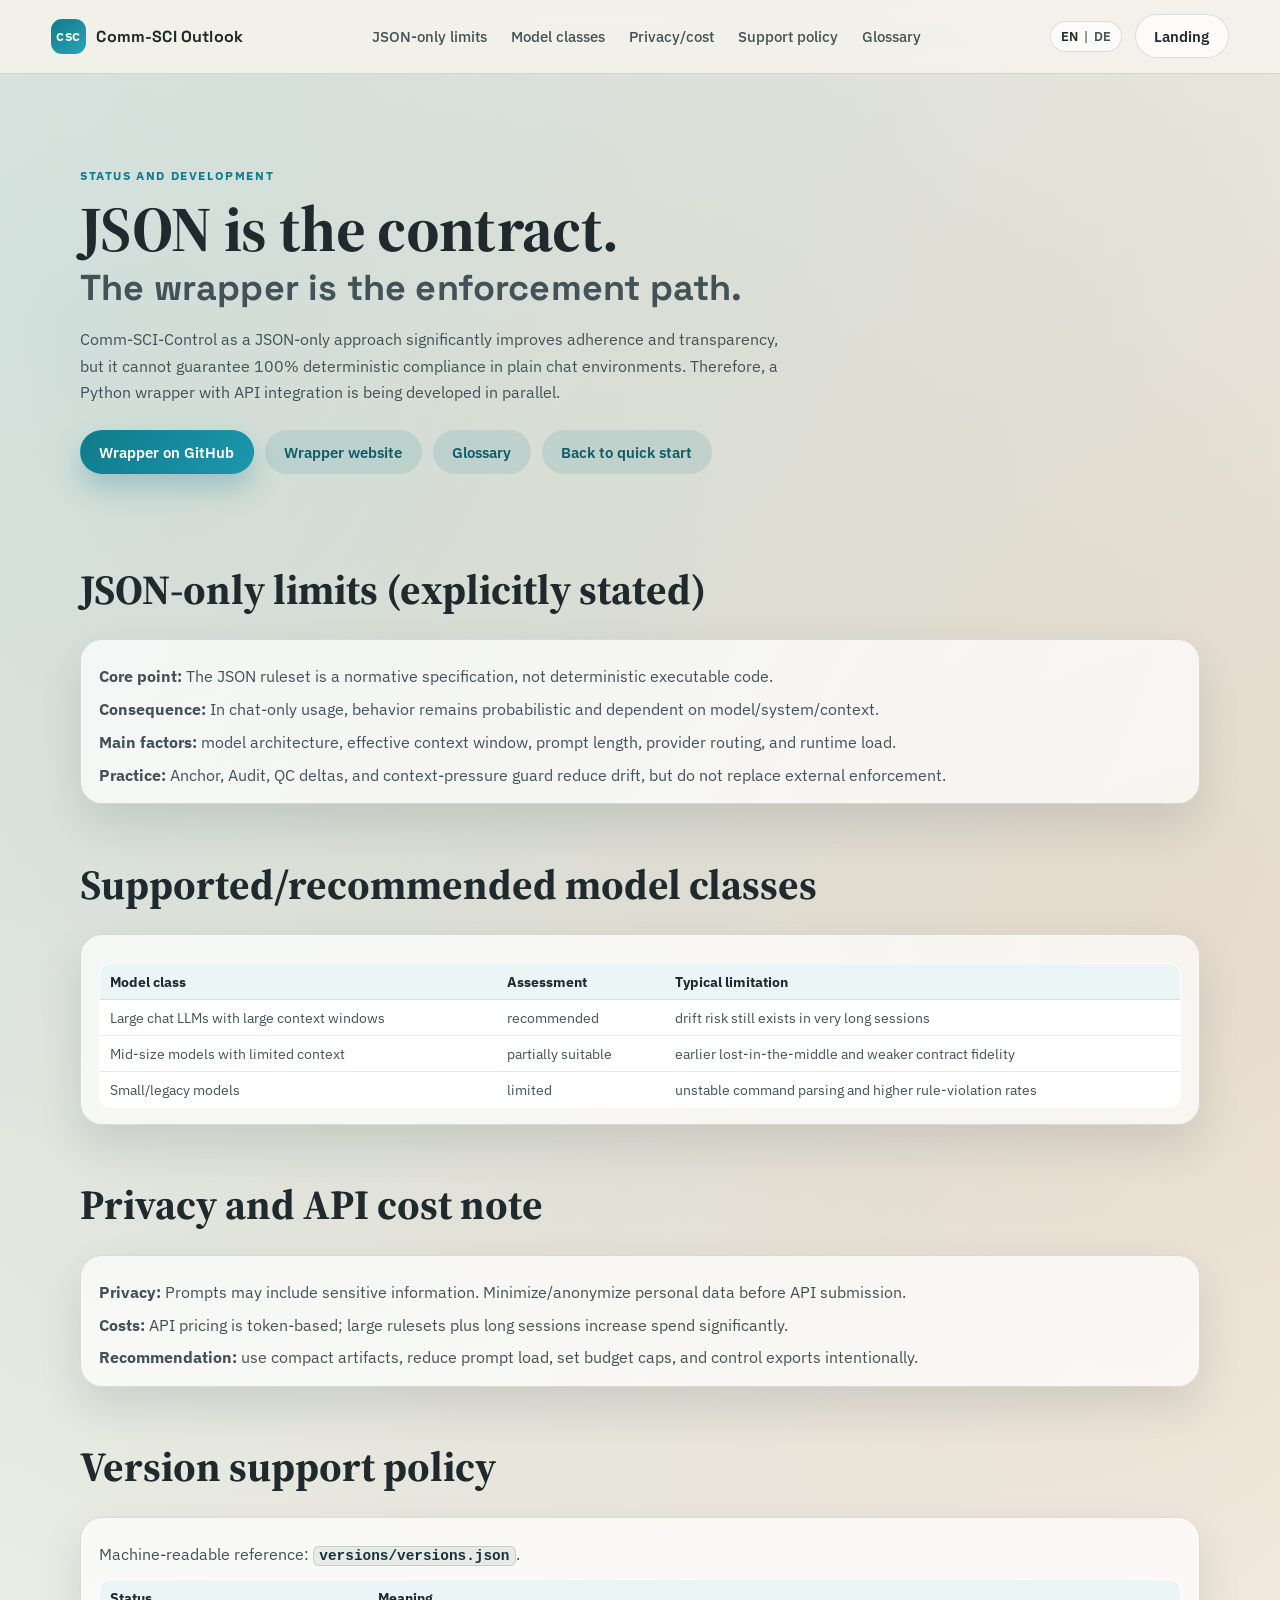
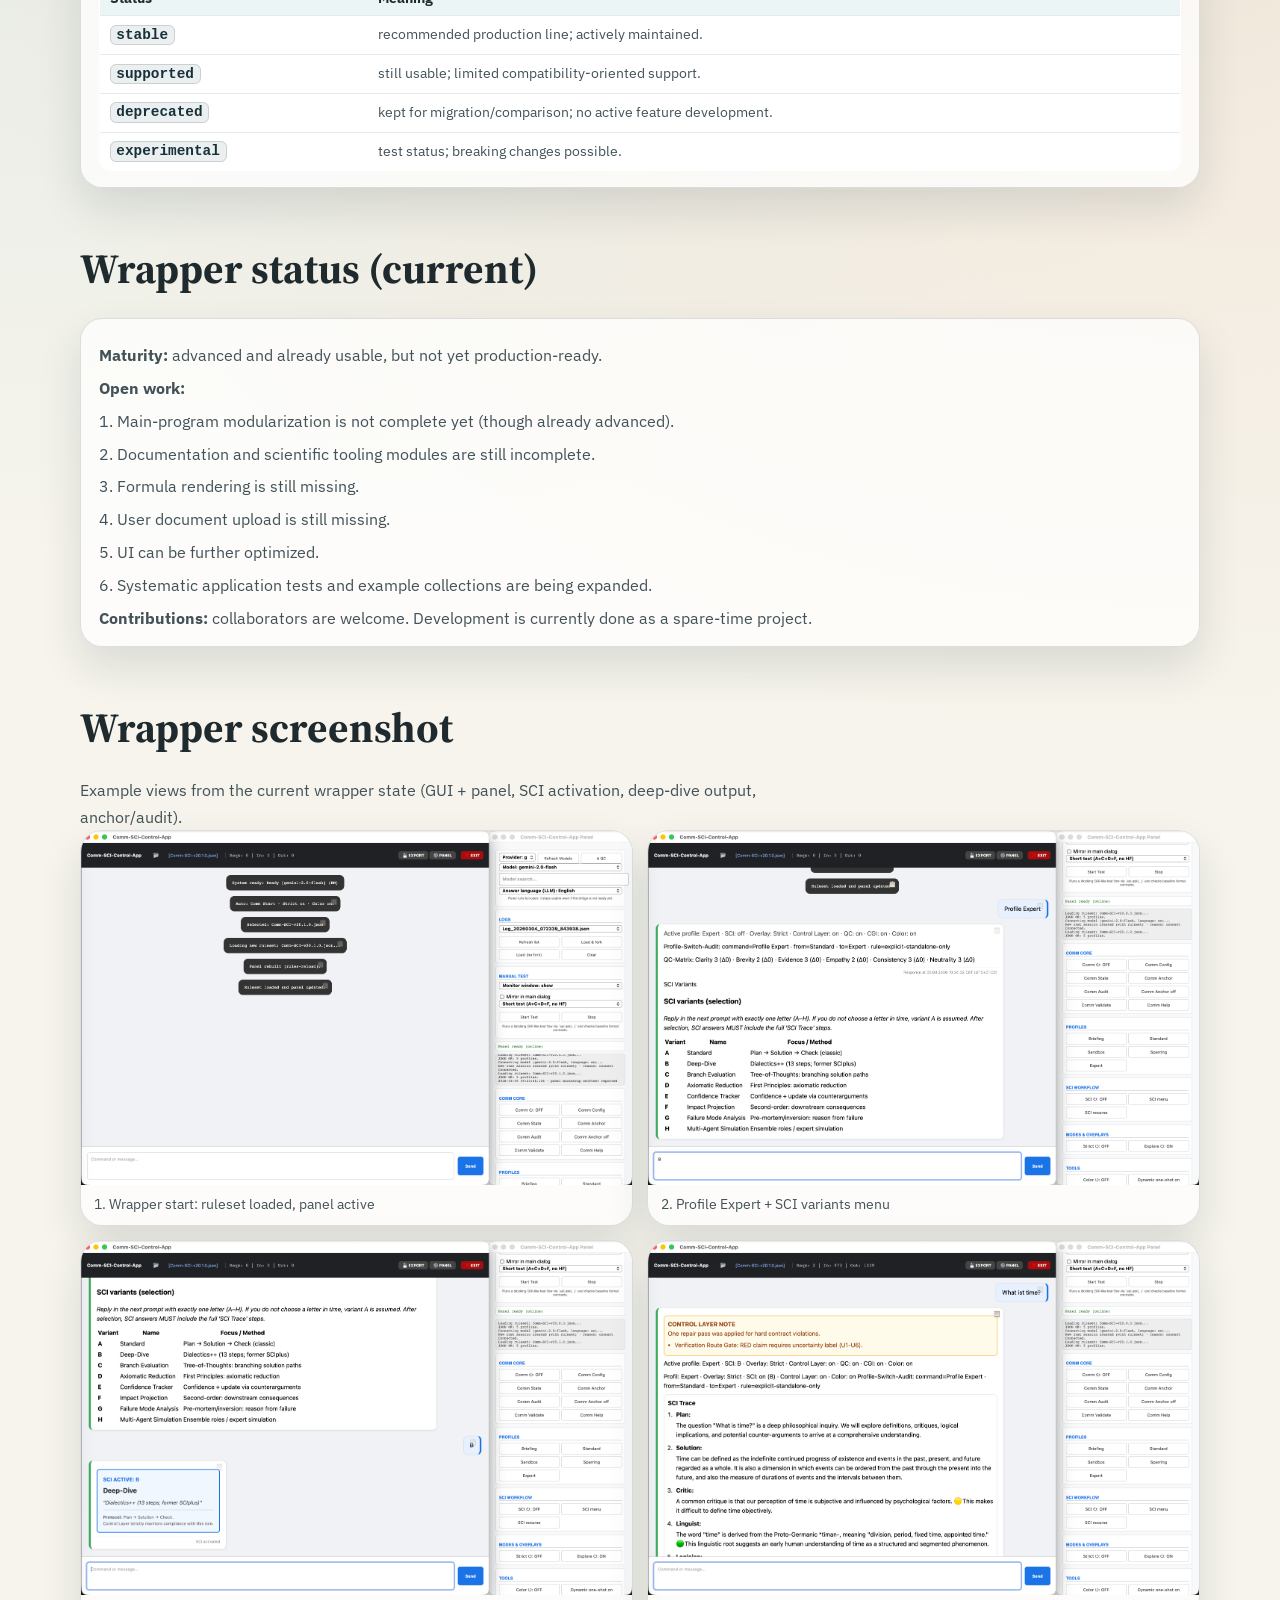
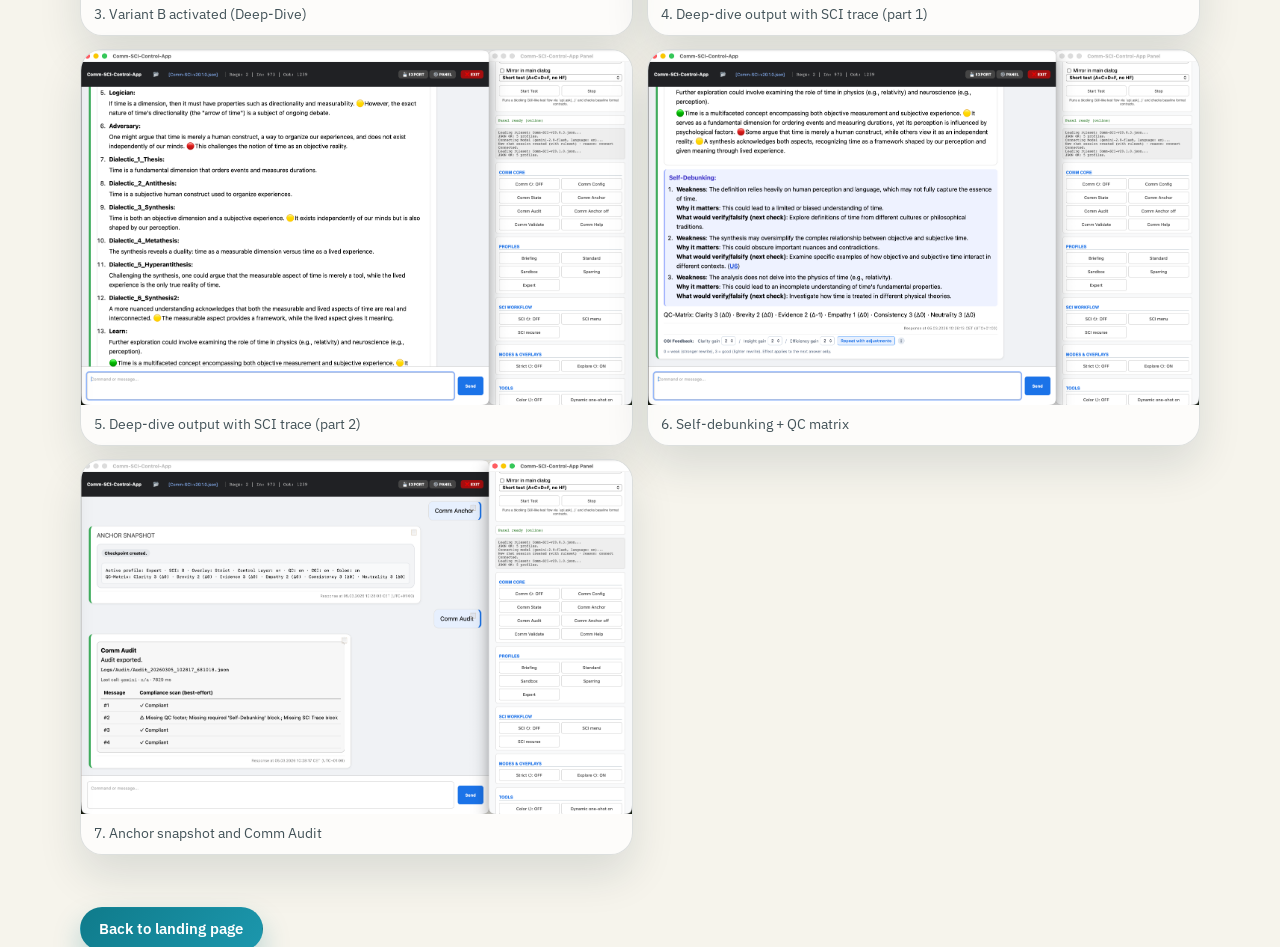
<file: docs/roadmap.html>
<!doctype html>
<html lang="en">
  <head>
    <meta charset="UTF-8" />
    <meta name="viewport" content="width=device-width, initial-scale=1" />
    <title>Comm-SCI Outlook | Comm-SCI-Control</title>
    <meta
      name="description"
      content="Outlook, limits, and wrapper status for Comm-SCI-Control: model classes, privacy/cost notes, version support policy, and development progress."
    />
    <link rel="preconnect" href="https://fonts.googleapis.com" />
    <link rel="preconnect" href="https://fonts.gstatic.com" crossorigin />
    <link
      href="https://fonts.googleapis.com/css2?family=Space+Grotesk:wght@400;500;700&family=IBM+Plex+Sans:wght@400;500;700&family=Source+Serif+4:wght@400;600&display=swap"
      rel="stylesheet"
    />
    <link rel="stylesheet" href="assets/landing.css" />
  </head>
  <body>
    <header class="topbar">
      <a class="brand" href="index.html">
        <span class="brand-mark">CSC</span>
        <span class="brand-text">Comm-SCI Outlook</span>
      </a>
      <nav class="nav-links" aria-label="Outlook navigation">
        <a href="#limits">JSON-only limits</a>
        <a href="#models">Model classes</a>
        <a href="#privacy">Privacy/cost</a>
        <a href="#support">Support policy</a>
        <a href="concepts/index.html">Glossary</a>
      </nav>
      <div class="topbar-actions">
        <div class="lang-switch" aria-label="Language switch">
          <a class="lang-link is-active" href="roadmap.html">EN</a>
          <span aria-hidden="true">|</span>
          <a class="lang-link" href="roadmap.de.html">DE</a>
        </div>
        <a class="btn btn-line" href="index.html">Landing</a>
      </div>
    </header>

    <main>
      <section class="hero reveal is-visible">
        <p class="eyebrow">Status and development</p>
        <h1>
          JSON is the contract.
          <span>The wrapper is the enforcement path.</span>
        </h1>
        <p class="hero-copy">
          Comm-SCI-Control as a JSON-only approach significantly improves adherence and transparency,
          but it cannot guarantee 100% deterministic compliance in plain chat environments.
          Therefore, a Python wrapper with API integration is being developed in parallel.
        </p>
        <div class="hero-actions">
          <a class="btn btn-solid" href="https://github.com/vfi64/wrapper/" target="_blank" rel="noreferrer">Wrapper on GitHub</a>
          <a class="btn btn-soft" href="https://vfi64.github.io/wrapper/" target="_blank" rel="noreferrer">Wrapper website</a>
          <a class="btn btn-soft" href="concepts/index.html">Glossary</a>
          <a class="btn btn-soft" href="index.html#start">Back to quick start</a>
        </div>
      </section>

      <section id="limits" class="section reveal is-visible">
        <div class="section-head"><h2>JSON-only limits (explicitly stated)</h2></div>
        <article class="info-card">
          <p><strong>Core point:</strong> The JSON ruleset is a normative specification, not deterministic executable code.</p>
          <p><strong>Consequence:</strong> In chat-only usage, behavior remains probabilistic and dependent on model/system/context.</p>
          <p><strong>Main factors:</strong> model architecture, effective context window, prompt length, provider routing, and runtime load.</p>
          <p><strong>Practice:</strong> Anchor, Audit, QC deltas, and context-pressure guard reduce drift, but do not replace external enforcement.</p>
        </article>
      </section>

      <section id="models" class="section reveal is-visible">
        <div class="section-head"><h2>Supported/recommended model classes</h2></div>
        <article class="info-card">
          <table class="concept-table">
            <thead>
              <tr><th>Model class</th><th>Assessment</th><th>Typical limitation</th></tr>
            </thead>
            <tbody>
              <tr><td>Large chat LLMs with large context windows</td><td>recommended</td><td>drift risk still exists in very long sessions</td></tr>
              <tr><td>Mid-size models with limited context</td><td>partially suitable</td><td>earlier lost-in-the-middle and weaker contract fidelity</td></tr>
              <tr><td>Small/legacy models</td><td>limited</td><td>unstable command parsing and higher rule-violation rates</td></tr>
            </tbody>
          </table>
        </article>
      </section>

      <section id="privacy" class="section reveal is-visible">
        <div class="section-head"><h2>Privacy and API cost note</h2></div>
        <article class="info-card">
          <p><strong>Privacy:</strong> Prompts may include sensitive information. Minimize/anonymize personal data before API submission.</p>
          <p><strong>Costs:</strong> API pricing is token-based; large rulesets plus long sessions increase spend significantly.</p>
          <p><strong>Recommendation:</strong> use compact artifacts, reduce prompt load, set budget caps, and control exports intentionally.</p>
        </article>
      </section>

      <section id="support" class="section reveal is-visible">
        <div class="section-head"><h2>Version support policy</h2></div>
        <article class="info-card">
          <p>Machine-readable reference: <code>versions/versions.json</code>.</p>
          <table class="concept-table">
            <thead>
              <tr><th>Status</th><th>Meaning</th></tr>
            </thead>
            <tbody>
              <tr><td><code>stable</code></td><td>recommended production line; actively maintained.</td></tr>
              <tr><td><code>supported</code></td><td>still usable; limited compatibility-oriented support.</td></tr>
              <tr><td><code>deprecated</code></td><td>kept for migration/comparison; no active feature development.</td></tr>
              <tr><td><code>experimental</code></td><td>test status; breaking changes possible.</td></tr>
            </tbody>
          </table>
        </article>
      </section>

      <section id="wrapper-status" class="section reveal is-visible">
        <div class="section-head"><h2>Wrapper status (current)</h2></div>
        <article class="info-card">
          <p><strong>Maturity:</strong> advanced and already usable, but not yet production-ready.</p>
          <p><strong>Open work:</strong></p>
          <p>1. Main-program modularization is not complete yet (though already advanced).</p>
          <p>2. Documentation and scientific tooling modules are still incomplete.</p>
          <p>3. Formula rendering is still missing.</p>
          <p>4. User document upload is still missing.</p>
          <p>5. UI can be further optimized.</p>
          <p>6. Systematic application tests and example collections are being expanded.</p>
          <p><strong>Contributions:</strong> collaborators are welcome. Development is currently done as a spare-time project.</p>
        </article>
      </section>

      <section id="wrapper-shot" class="section reveal is-visible">
        <div class="section-head"><h2>Wrapper screenshot</h2></div>
        <p class="hero-copy">
          Example views from the current wrapper state (GUI + panel, SCI activation, deep-dive output, anchor/audit).
        </p>
        <div class="shot-grid">
          <figure class="shot-card">
            <img src="assets/wrapper/wrapper-00.png" alt="Wrapper start view with loaded ruleset and active panel" loading="lazy" />
            <figcaption>1. Wrapper start: ruleset loaded, panel active</figcaption>
          </figure>
          <figure class="shot-card">
            <img src="assets/wrapper/wrapper-01.png" alt="Profile Expert set and SCI variants menu visible" loading="lazy" />
            <figcaption>2. Profile Expert + SCI variants menu</figcaption>
          </figure>
          <figure class="shot-card">
            <img src="assets/wrapper/wrapper-02.png" alt="Deep-Dive variant B has been activated" loading="lazy" />
            <figcaption>3. Variant B activated (Deep-Dive)</figcaption>
          </figure>
          <figure class="shot-card">
            <img src="assets/wrapper/wrapper-03.png" alt="SCI deep-dive answer with control layer note and trace" loading="lazy" />
            <figcaption>4. Deep-dive output with SCI trace (part 1)</figcaption>
          </figure>
          <figure class="shot-card">
            <img src="assets/wrapper/wrapper-04.png" alt="Continuation of SCI deep-dive answer" loading="lazy" />
            <figcaption>5. Deep-dive output with SCI trace (part 2)</figcaption>
          </figure>
          <figure class="shot-card">
            <img src="assets/wrapper/wrapper-05.png" alt="Self-debunking and QC matrix in answer view" loading="lazy" />
            <figcaption>6. Self-debunking + QC matrix</figcaption>
          </figure>
          <figure class="shot-card">
            <img src="assets/wrapper/wrapper-06.png" alt="Comm Anchor snapshot and Comm Audit result" loading="lazy" />
            <figcaption>7. Anchor snapshot and Comm Audit</figcaption>
          </figure>
        </div>
      </section>

      <section class="section reveal is-visible">
        <a class="btn btn-solid" href="index.html">Back to landing page</a>
      </section>
    </main>

    <script src="assets/landing.js"></script>
  </body>
</html>
</file>
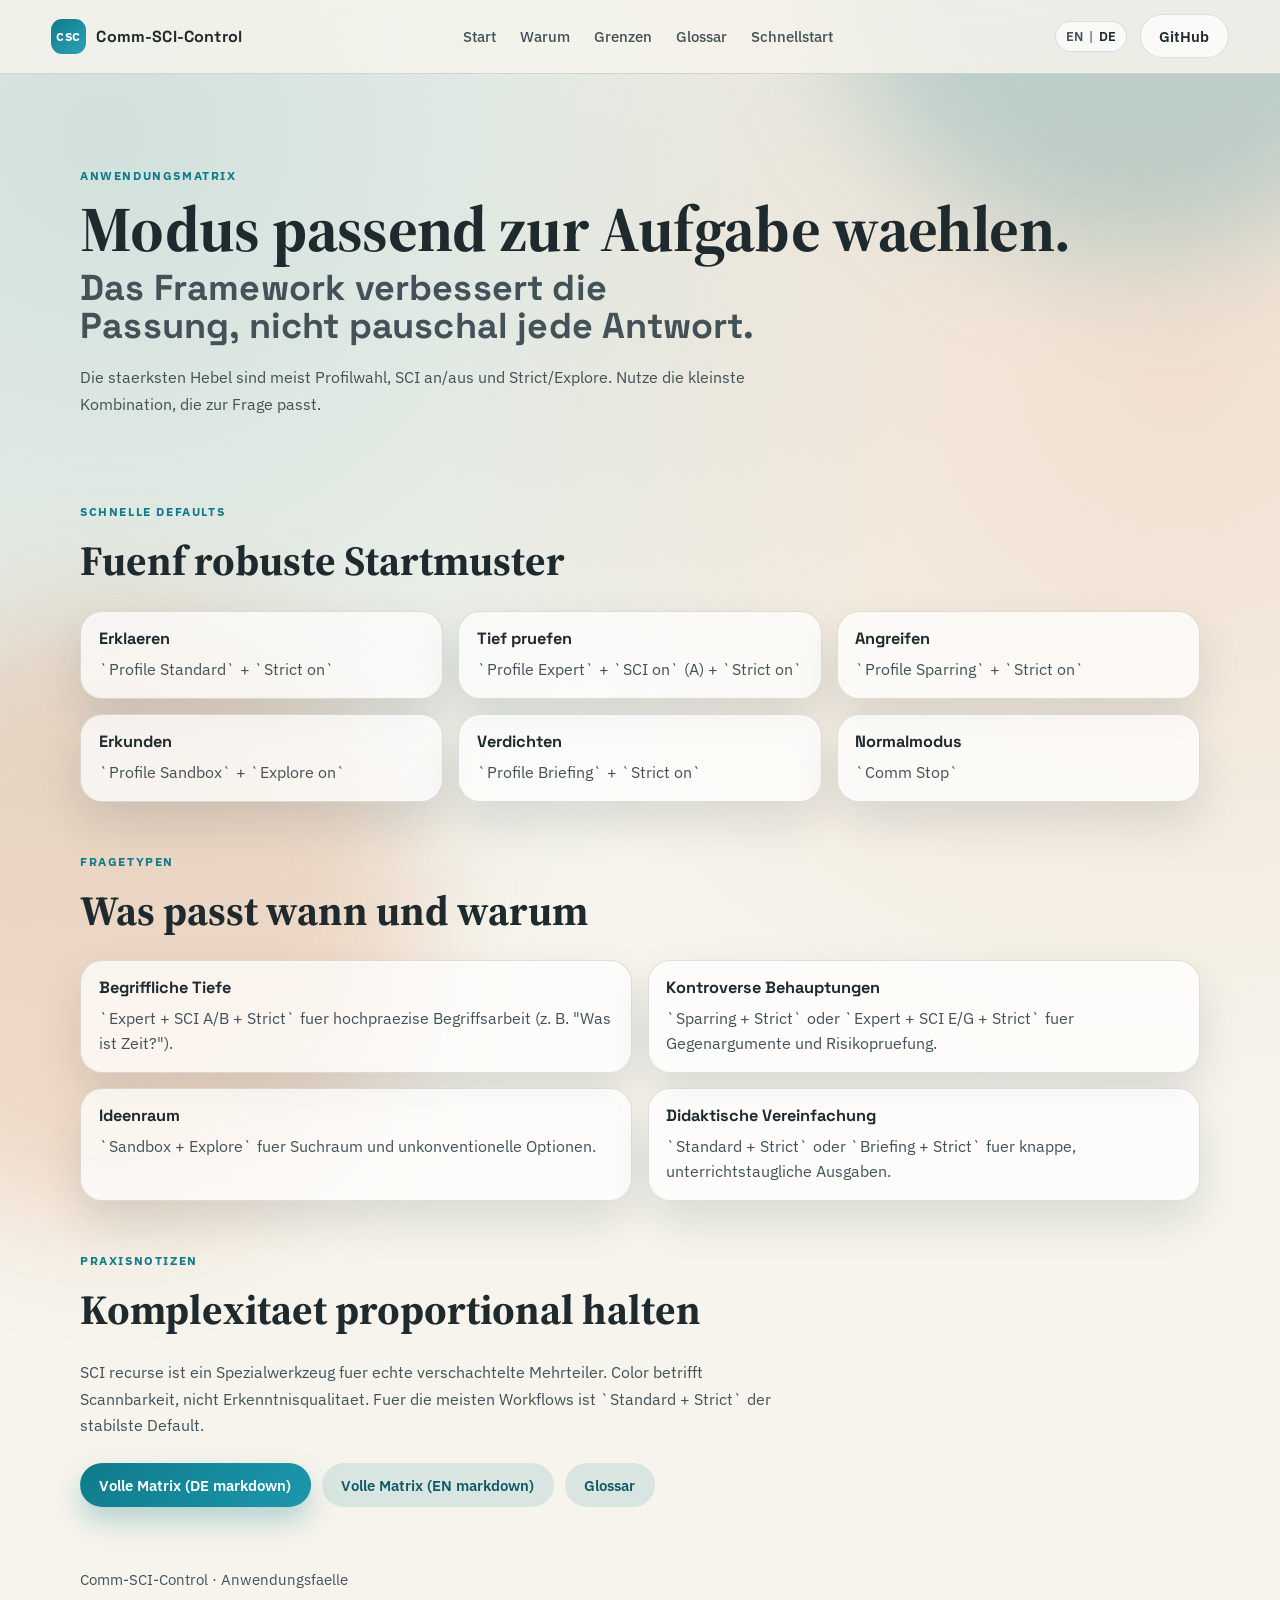
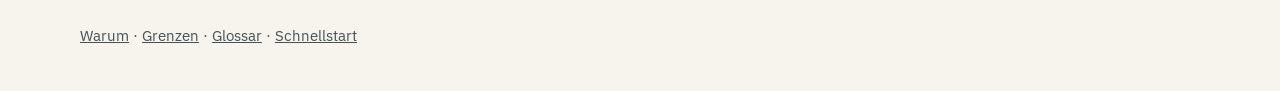
<file: docs/use-cases.de.html>
<!doctype html>
<html lang="de">
  <head>
    <meta charset="UTF-8" />
    <meta name="viewport" content="width=device-width, initial-scale=1" />
    <title>Anwendungsfaelle | Comm-SCI-Control</title>
    <meta
      name="description"
      content="Aufgaben-zu-Modus-Mapping fuer Comm-SCI-Control: Profilwahl, SCI-Einsatz und robuste Standardpfade."
    />
    <link rel="preconnect" href="https://fonts.googleapis.com" />
    <link rel="preconnect" href="https://fonts.gstatic.com" crossorigin />
    <link
      href="https://fonts.googleapis.com/css2?family=Space+Grotesk:wght@400;500;700&family=IBM+Plex+Sans:wght@400;500;700&family=Source+Serif+4:wght@400;600&display=swap"
      rel="stylesheet"
    />
    <link rel="stylesheet" href="assets/landing.css" />
  </head>
  <body>
    <div class="bg-glow bg-glow-a" aria-hidden="true"></div>
    <div class="bg-glow bg-glow-b" aria-hidden="true"></div>

    <header class="topbar">
      <a class="brand" href="index.de.html#top">
        <span class="brand-mark">CSC</span>
        <span class="brand-text">Comm-SCI-Control</span>
      </a>
      <nav class="nav-links" aria-label="Hauptnavigation">
        <a href="index.de.html">Start</a>
        <a href="why.de.html">Warum</a>
        <a href="limits.de.html">Grenzen</a>
        <a href="concepts/index.de.html">Glossar</a>
        <a href="index.de.html#start">Schnellstart</a>
      </nav>
      <div class="topbar-actions">
        <div class="lang-switch" aria-label="Sprachauswahl">
          <a class="lang-link" href="use-cases.html">EN</a>
          <span aria-hidden="true">|</span>
          <a class="lang-link is-active" href="use-cases.de.html">DE</a>
        </div>
        <a class="btn btn-line" href="https://github.com/vfi64/Comm-SCI-Control" target="_blank" rel="noreferrer">GitHub</a>
      </div>
    </header>

    <main id="top">
      <section class="hero reveal">
        <p class="eyebrow">Anwendungsmatrix</p>
        <h1>
          Modus passend zur Aufgabe waehlen.
          <span>Das Framework verbessert die Passung, nicht pauschal jede Antwort.</span>
        </h1>
        <p class="hero-copy">
          Die staerksten Hebel sind meist Profilwahl, SCI an/aus und Strict/Explore. Nutze die kleinste Kombination, die zur Frage passt.
        </p>
      </section>

      <section class="section reveal">
        <div class="section-head">
          <p class="eyebrow">Schnelle Defaults</p>
          <h2>Fuenf robuste Startmuster</h2>
        </div>
        <div class="card-grid">
          <article class="info-card reveal"><h3>Erklaeren</h3><p>`Profile Standard` + `Strict on`</p></article>
          <article class="info-card reveal"><h3>Tief pruefen</h3><p>`Profile Expert` + `SCI on` (A) + `Strict on`</p></article>
          <article class="info-card reveal"><h3>Angreifen</h3><p>`Profile Sparring` + `Strict on`</p></article>
        </div>
        <div class="card-grid" style="margin-top:0.95rem;">
          <article class="info-card reveal"><h3>Erkunden</h3><p>`Profile Sandbox` + `Explore on`</p></article>
          <article class="info-card reveal"><h3>Verdichten</h3><p>`Profile Briefing` + `Strict on`</p></article>
          <article class="info-card reveal"><h3>Normalmodus</h3><p>`Comm Stop`</p></article>
        </div>
      </section>

      <section class="section reveal">
        <div class="section-head">
          <p class="eyebrow">Fragetypen</p>
          <h2>Was passt wann und warum</h2>
        </div>
        <div class="matrix">
          <article class="matrix-card reveal"><h3>Begriffliche Tiefe</h3><p>`Expert + SCI A/B + Strict` fuer hochpraezise Begriffsarbeit (z. B. "Was ist Zeit?").</p></article>
          <article class="matrix-card reveal"><h3>Kontroverse Behauptungen</h3><p>`Sparring + Strict` oder `Expert + SCI E/G + Strict` fuer Gegenargumente und Risikopruefung.</p></article>
          <article class="matrix-card reveal"><h3>Ideenraum</h3><p>`Sandbox + Explore` fuer Suchraum und unkonventionelle Optionen.</p></article>
          <article class="matrix-card reveal"><h3>Didaktische Vereinfachung</h3><p>`Standard + Strict` oder `Briefing + Strict` fuer knappe, unterrichtstaugliche Ausgaben.</p></article>
        </div>
      </section>

      <section class="section reveal">
        <div class="section-head">
          <p class="eyebrow">Praxisnotizen</p>
          <h2>Komplexitaet proportional halten</h2>
        </div>
        <p class="hero-copy">
          SCI recurse ist ein Spezialwerkzeug fuer echte verschachtelte Mehrteiler. Color betrifft Scannbarkeit, nicht Erkenntnisqualitaet. Fuer die meisten Workflows ist `Standard + Strict` der stabilste Default.
        </p>
        <div class="hero-actions">
          <a class="btn btn-solid" href="https://github.com/vfi64/Comm-SCI-Control/blob/main/docs/use-cases.de.md" target="_blank" rel="noreferrer">Volle Matrix (DE markdown)</a>
          <a class="btn btn-soft" href="https://github.com/vfi64/Comm-SCI-Control/blob/main/docs/use-cases.en.md" target="_blank" rel="noreferrer">Volle Matrix (EN markdown)</a>
          <a class="btn btn-soft" href="concepts/index.de.html">Glossar</a>
        </div>
      </section>
    </main>

    <footer class="footer reveal">
      <p>Comm-SCI-Control · Anwendungsfaelle</p>
      <p>
        <a href="why.de.html">Warum</a>
        <span aria-hidden="true">·</span>
        <a href="limits.de.html">Grenzen</a>
        <span aria-hidden="true">·</span>
        <a href="concepts/index.de.html">Glossar</a>
        <span aria-hidden="true">·</span>
        <a href="index.de.html#start">Schnellstart</a>
      </p>
    </footer>

    <script src="assets/landing.js"></script>
  </body>
</html>
</file>
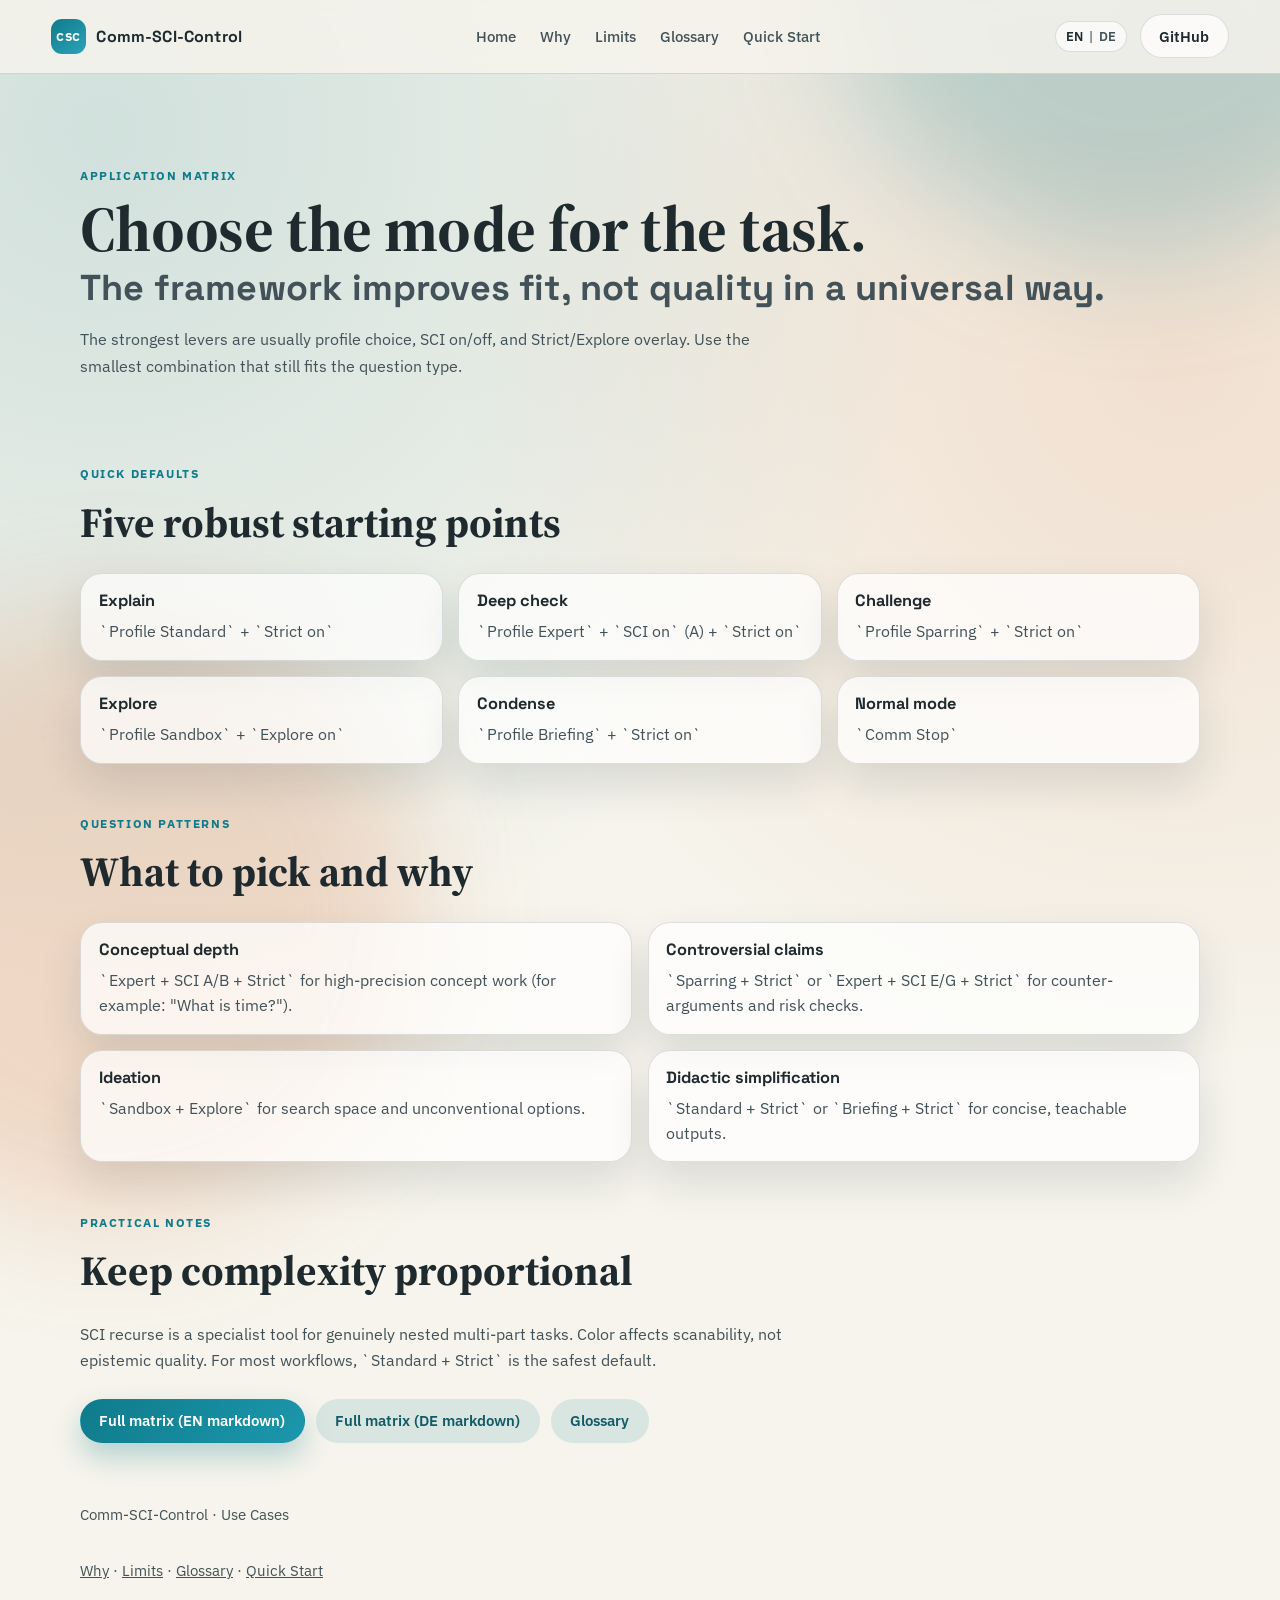
<file: docs/use-cases.html>
<!doctype html>
<html lang="en">
  <head>
    <meta charset="UTF-8" />
    <meta name="viewport" content="width=device-width, initial-scale=1" />
    <title>Use Cases | Comm-SCI-Control</title>
    <meta
      name="description"
      content="Task-to-mode mapping for Comm-SCI-Control: profile choice, SCI usage, and practical defaults."
    />
    <link rel="preconnect" href="https://fonts.googleapis.com" />
    <link rel="preconnect" href="https://fonts.gstatic.com" crossorigin />
    <link
      href="https://fonts.googleapis.com/css2?family=Space+Grotesk:wght@400;500;700&family=IBM+Plex+Sans:wght@400;500;700&family=Source+Serif+4:wght@400;600&display=swap"
      rel="stylesheet"
    />
    <link rel="stylesheet" href="assets/landing.css" />
  </head>
  <body>
    <div class="bg-glow bg-glow-a" aria-hidden="true"></div>
    <div class="bg-glow bg-glow-b" aria-hidden="true"></div>

    <header class="topbar">
      <a class="brand" href="index.html#top">
        <span class="brand-mark">CSC</span>
        <span class="brand-text">Comm-SCI-Control</span>
      </a>
      <nav class="nav-links" aria-label="Main navigation">
        <a href="index.html">Home</a>
        <a href="why.html">Why</a>
        <a href="limits.html">Limits</a>
        <a href="concepts/index.html">Glossary</a>
        <a href="index.html#start">Quick Start</a>
      </nav>
      <div class="topbar-actions">
        <div class="lang-switch" aria-label="Language switch">
          <a class="lang-link is-active" href="use-cases.html">EN</a>
          <span aria-hidden="true">|</span>
          <a class="lang-link" href="use-cases.de.html">DE</a>
        </div>
        <a class="btn btn-line" href="https://github.com/vfi64/Comm-SCI-Control" target="_blank" rel="noreferrer">GitHub</a>
      </div>
    </header>

    <main id="top">
      <section class="hero reveal">
        <p class="eyebrow">Application matrix</p>
        <h1>
          Choose the mode for the task.
          <span>The framework improves fit, not quality in a universal way.</span>
        </h1>
        <p class="hero-copy">
          The strongest levers are usually profile choice, SCI on/off, and Strict/Explore overlay. Use the smallest combination that still fits the question type.
        </p>
      </section>

      <section class="section reveal">
        <div class="section-head">
          <p class="eyebrow">Quick defaults</p>
          <h2>Five robust starting points</h2>
        </div>
        <div class="card-grid">
          <article class="info-card reveal"><h3>Explain</h3><p>`Profile Standard` + `Strict on`</p></article>
          <article class="info-card reveal"><h3>Deep check</h3><p>`Profile Expert` + `SCI on` (A) + `Strict on`</p></article>
          <article class="info-card reveal"><h3>Challenge</h3><p>`Profile Sparring` + `Strict on`</p></article>
        </div>
        <div class="card-grid" style="margin-top:0.95rem;">
          <article class="info-card reveal"><h3>Explore</h3><p>`Profile Sandbox` + `Explore on`</p></article>
          <article class="info-card reveal"><h3>Condense</h3><p>`Profile Briefing` + `Strict on`</p></article>
          <article class="info-card reveal"><h3>Normal mode</h3><p>`Comm Stop`</p></article>
        </div>
      </section>

      <section class="section reveal">
        <div class="section-head">
          <p class="eyebrow">Question patterns</p>
          <h2>What to pick and why</h2>
        </div>
        <div class="matrix">
          <article class="matrix-card reveal"><h3>Conceptual depth</h3><p>`Expert + SCI A/B + Strict` for high-precision concept work (for example: "What is time?").</p></article>
          <article class="matrix-card reveal"><h3>Controversial claims</h3><p>`Sparring + Strict` or `Expert + SCI E/G + Strict` for counter-arguments and risk checks.</p></article>
          <article class="matrix-card reveal"><h3>Ideation</h3><p>`Sandbox + Explore` for search space and unconventional options.</p></article>
          <article class="matrix-card reveal"><h3>Didactic simplification</h3><p>`Standard + Strict` or `Briefing + Strict` for concise, teachable outputs.</p></article>
        </div>
      </section>

      <section class="section reveal">
        <div class="section-head">
          <p class="eyebrow">Practical notes</p>
          <h2>Keep complexity proportional</h2>
        </div>
        <p class="hero-copy">
          SCI recurse is a specialist tool for genuinely nested multi-part tasks. Color affects scanability, not epistemic quality. For most workflows, `Standard + Strict` is the safest default.
        </p>
        <div class="hero-actions">
          <a class="btn btn-solid" href="../docs/use-cases.en.md">Full matrix (EN markdown)</a>
          <a class="btn btn-soft" href="../docs/use-cases.de.md">Full matrix (DE markdown)</a>
          <a class="btn btn-soft" href="concepts/index.html">Glossary</a>
        </div>
      </section>
    </main>

    <footer class="footer reveal">
      <p>Comm-SCI-Control · Use Cases</p>
      <p>
        <a href="why.html">Why</a>
        <span aria-hidden="true">·</span>
        <a href="limits.html">Limits</a>
        <span aria-hidden="true">·</span>
        <a href="concepts/index.html">Glossary</a>
        <span aria-hidden="true">·</span>
        <a href="index.html#start">Quick Start</a>
      </p>
    </footer>

    <script src="assets/landing.js"></script>
  </body>
</html>
</file>
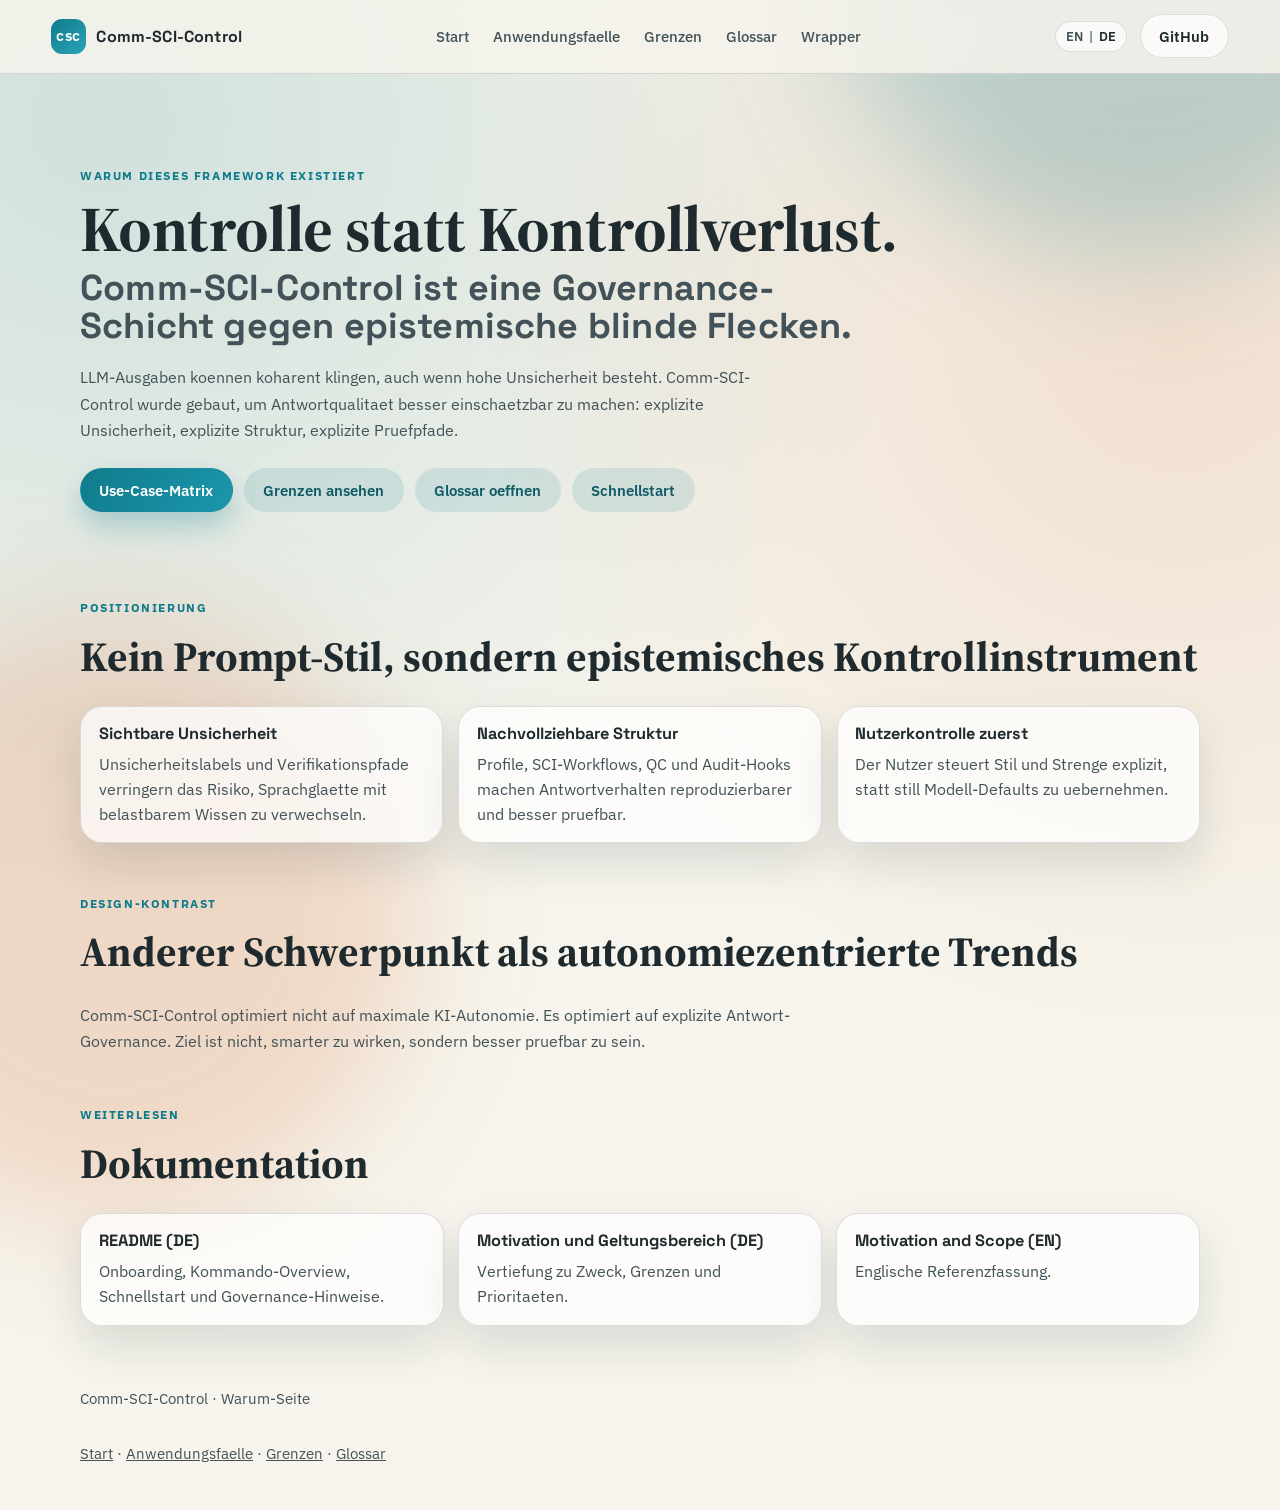
<file: docs/why.de.html>
<!doctype html>
<html lang="de">
  <head>
    <meta charset="UTF-8" />
    <meta name="viewport" content="width=device-width, initial-scale=1" />
    <title>Warum Comm-SCI-Control | Governance-Motivation</title>
    <meta
      name="description"
      content="Warum Comm-SCI-Control existiert: epistemische Kontrolle, sichtbare Unsicherheit und auditierbare Antwortstruktur."
    />
    <link rel="preconnect" href="https://fonts.googleapis.com" />
    <link rel="preconnect" href="https://fonts.gstatic.com" crossorigin />
    <link
      href="https://fonts.googleapis.com/css2?family=Space+Grotesk:wght@400;500;700&family=IBM+Plex+Sans:wght@400;500;700&family=Source+Serif+4:wght@400;600&display=swap"
      rel="stylesheet"
    />
    <link rel="stylesheet" href="assets/landing.css" />
  </head>
  <body>
    <div class="bg-glow bg-glow-a" aria-hidden="true"></div>
    <div class="bg-glow bg-glow-b" aria-hidden="true"></div>

    <header class="topbar">
      <a class="brand" href="index.de.html#top">
        <span class="brand-mark">CSC</span>
        <span class="brand-text">Comm-SCI-Control</span>
      </a>
      <nav class="nav-links" aria-label="Hauptnavigation">
        <a href="index.de.html">Start</a>
        <a href="use-cases.de.html">Anwendungsfaelle</a>
        <a href="limits.de.html">Grenzen</a>
        <a href="concepts/index.de.html">Glossar</a>
        <a href="https://vfi64.github.io/wrapper/" target="_blank" rel="noreferrer">Wrapper</a>
      </nav>
      <div class="topbar-actions">
        <div class="lang-switch" aria-label="Sprachauswahl">
          <a class="lang-link" href="why.html">EN</a>
          <span aria-hidden="true">|</span>
          <a class="lang-link is-active" href="why.de.html">DE</a>
        </div>
        <a class="btn btn-line" href="https://github.com/vfi64/Comm-SCI-Control" target="_blank" rel="noreferrer">GitHub</a>
      </div>
    </header>

    <main id="top">
      <section class="hero reveal">
        <p class="eyebrow">Warum dieses Framework existiert</p>
        <h1>
          Kontrolle statt Kontrollverlust.
          <span>Comm-SCI-Control ist eine Governance-Schicht gegen epistemische blinde Flecken.</span>
        </h1>
        <p class="hero-copy">
          LLM-Ausgaben koennen koharent klingen, auch wenn hohe Unsicherheit besteht. Comm-SCI-Control wurde gebaut, um Antwortqualitaet besser einschaetzbar zu machen: explizite Unsicherheit, explizite Struktur, explizite Pruefpfade.
        </p>
        <div class="hero-actions">
          <a class="btn btn-solid" href="use-cases.de.html">Use-Case-Matrix</a>
          <a class="btn btn-soft" href="limits.de.html">Grenzen ansehen</a>
          <a class="btn btn-soft" href="concepts/index.de.html">Glossar oeffnen</a>
          <a class="btn btn-soft" href="index.de.html#start">Schnellstart</a>
        </div>
      </section>

      <section class="section reveal">
        <div class="section-head">
          <p class="eyebrow">Positionierung</p>
          <h2>Kein Prompt-Stil, sondern epistemisches Kontrollinstrument</h2>
        </div>
        <div class="card-grid">
          <article class="info-card reveal">
            <h3>Sichtbare Unsicherheit</h3>
            <p>Unsicherheitslabels und Verifikationspfade verringern das Risiko, Sprachglaette mit belastbarem Wissen zu verwechseln.</p>
          </article>
          <article class="info-card reveal">
            <h3>Nachvollziehbare Struktur</h3>
            <p>Profile, SCI-Workflows, QC und Audit-Hooks machen Antwortverhalten reproduzierbarer und besser pruefbar.</p>
          </article>
          <article class="info-card reveal">
            <h3>Nutzerkontrolle zuerst</h3>
            <p>Der Nutzer steuert Stil und Strenge explizit, statt still Modell-Defaults zu uebernehmen.</p>
          </article>
        </div>
      </section>

      <section class="section reveal">
        <div class="section-head">
          <p class="eyebrow">Design-Kontrast</p>
          <h2>Anderer Schwerpunkt als autonomiezentrierte Trends</h2>
        </div>
        <p class="hero-copy">
          Comm-SCI-Control optimiert nicht auf maximale KI-Autonomie. Es optimiert auf explizite Antwort-Governance. Ziel ist nicht, smarter zu wirken, sondern besser pruefbar zu sein.
        </p>
      </section>

      <section class="section reveal">
        <div class="section-head">
          <p class="eyebrow">Weiterlesen</p>
          <h2>Dokumentation</h2>
        </div>
        <div class="doc-grid">
          <a class="link-card reveal" href="https://github.com/vfi64/Comm-SCI-Control/blob/main/README.de.md" target="_blank" rel="noreferrer">
            <h3>README (DE)</h3>
            <p>Onboarding, Kommando-Overview, Schnellstart und Governance-Hinweise.</p>
          </a>
          <a class="link-card reveal" href="https://github.com/vfi64/Comm-SCI-Control/blob/main/docs/motivation-and-scope.de.md" target="_blank" rel="noreferrer">
            <h3>Motivation und Geltungsbereich (DE)</h3>
            <p>Vertiefung zu Zweck, Grenzen und Prioritaeten.</p>
          </a>
          <a class="link-card reveal" href="https://github.com/vfi64/Comm-SCI-Control/blob/main/docs/motivation-and-scope.en.md" target="_blank" rel="noreferrer">
            <h3>Motivation and Scope (EN)</h3>
            <p>Englische Referenzfassung.</p>
          </a>
        </div>
      </section>
    </main>

    <footer class="footer reveal">
      <p>Comm-SCI-Control · Warum-Seite</p>
      <p>
        <a href="index.de.html">Start</a>
        <span aria-hidden="true">·</span>
        <a href="use-cases.de.html">Anwendungsfaelle</a>
        <span aria-hidden="true">·</span>
        <a href="limits.de.html">Grenzen</a>
        <span aria-hidden="true">·</span>
        <a href="concepts/index.de.html">Glossar</a>
      </p>
    </footer>

    <script src="assets/landing.js"></script>
  </body>
</html>
</file>
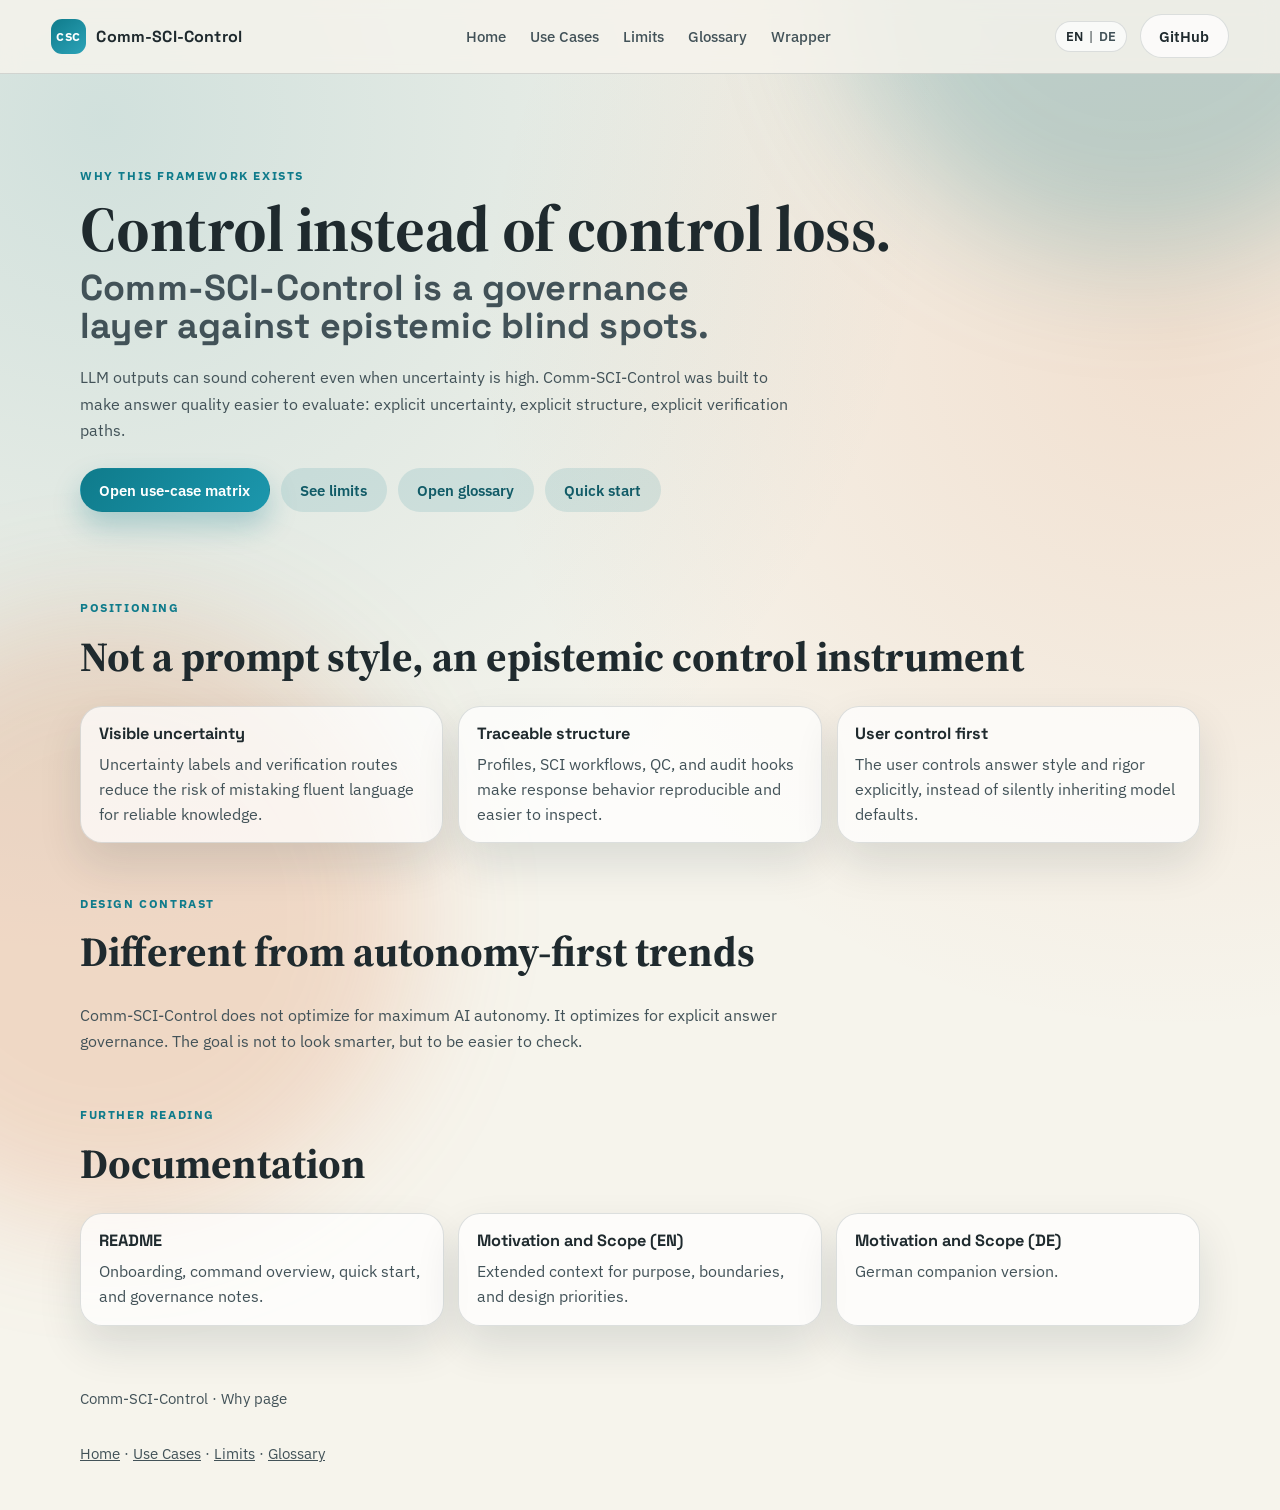
<file: docs/why.html>
<!doctype html>
<html lang="en">
  <head>
    <meta charset="UTF-8" />
    <meta name="viewport" content="width=device-width, initial-scale=1" />
    <title>Why Comm-SCI-Control | Governance Motivation</title>
    <meta
      name="description"
      content="Why Comm-SCI-Control exists: epistemic control, visible uncertainty, and auditable answer structure."
    />
    <link rel="preconnect" href="https://fonts.googleapis.com" />
    <link rel="preconnect" href="https://fonts.gstatic.com" crossorigin />
    <link
      href="https://fonts.googleapis.com/css2?family=Space+Grotesk:wght@400;500;700&family=IBM+Plex+Sans:wght@400;500;700&family=Source+Serif+4:wght@400;600&display=swap"
      rel="stylesheet"
    />
    <link rel="stylesheet" href="assets/landing.css" />
  </head>
  <body>
    <div class="bg-glow bg-glow-a" aria-hidden="true"></div>
    <div class="bg-glow bg-glow-b" aria-hidden="true"></div>

    <header class="topbar">
      <a class="brand" href="index.html#top">
        <span class="brand-mark">CSC</span>
        <span class="brand-text">Comm-SCI-Control</span>
      </a>
      <nav class="nav-links" aria-label="Main navigation">
        <a href="index.html">Home</a>
        <a href="use-cases.html">Use Cases</a>
        <a href="limits.html">Limits</a>
        <a href="concepts/index.html">Glossary</a>
        <a href="https://vfi64.github.io/wrapper/" target="_blank" rel="noreferrer">Wrapper</a>
      </nav>
      <div class="topbar-actions">
        <div class="lang-switch" aria-label="Language switch">
          <a class="lang-link is-active" href="why.html">EN</a>
          <span aria-hidden="true">|</span>
          <a class="lang-link" href="why.de.html">DE</a>
        </div>
        <a class="btn btn-line" href="https://github.com/vfi64/Comm-SCI-Control" target="_blank" rel="noreferrer">GitHub</a>
      </div>
    </header>

    <main id="top">
      <section class="hero reveal">
        <p class="eyebrow">Why this framework exists</p>
        <h1>
          Control instead of control loss.
          <span>Comm-SCI-Control is a governance layer against epistemic blind spots.</span>
        </h1>
        <p class="hero-copy">
          LLM outputs can sound coherent even when uncertainty is high. Comm-SCI-Control was built to make answer quality easier to evaluate: explicit uncertainty, explicit structure, explicit verification paths.
        </p>
        <div class="hero-actions">
          <a class="btn btn-solid" href="use-cases.html">Open use-case matrix</a>
          <a class="btn btn-soft" href="limits.html">See limits</a>
          <a class="btn btn-soft" href="concepts/index.html">Open glossary</a>
          <a class="btn btn-soft" href="index.html#start">Quick start</a>
        </div>
      </section>

      <section class="section reveal">
        <div class="section-head">
          <p class="eyebrow">Positioning</p>
          <h2>Not a prompt style, an epistemic control instrument</h2>
        </div>
        <div class="card-grid">
          <article class="info-card reveal">
            <h3>Visible uncertainty</h3>
            <p>Uncertainty labels and verification routes reduce the risk of mistaking fluent language for reliable knowledge.</p>
          </article>
          <article class="info-card reveal">
            <h3>Traceable structure</h3>
            <p>Profiles, SCI workflows, QC, and audit hooks make response behavior reproducible and easier to inspect.</p>
          </article>
          <article class="info-card reveal">
            <h3>User control first</h3>
            <p>The user controls answer style and rigor explicitly, instead of silently inheriting model defaults.</p>
          </article>
        </div>
      </section>

      <section class="section reveal">
        <div class="section-head">
          <p class="eyebrow">Design contrast</p>
          <h2>Different from autonomy-first trends</h2>
        </div>
        <p class="hero-copy">
          Comm-SCI-Control does not optimize for maximum AI autonomy. It optimizes for explicit answer governance. The goal is not to look smarter, but to be easier to check.
        </p>
      </section>

      <section class="section reveal">
        <div class="section-head">
          <p class="eyebrow">Further reading</p>
          <h2>Documentation</h2>
        </div>
        <div class="doc-grid">
          <a class="link-card reveal" href="../README.md">
            <h3>README</h3>
            <p>Onboarding, command overview, quick start, and governance notes.</p>
          </a>
          <a class="link-card reveal" href="../docs/motivation-and-scope.en.md">
            <h3>Motivation and Scope (EN)</h3>
            <p>Extended context for purpose, boundaries, and design priorities.</p>
          </a>
          <a class="link-card reveal" href="../docs/motivation-and-scope.de.md">
            <h3>Motivation and Scope (DE)</h3>
            <p>German companion version.</p>
          </a>
        </div>
      </section>
    </main>

    <footer class="footer reveal">
      <p>Comm-SCI-Control · Why page</p>
      <p>
        <a href="index.html">Home</a>
        <span aria-hidden="true">·</span>
        <a href="use-cases.html">Use Cases</a>
        <span aria-hidden="true">·</span>
        <a href="limits.html">Limits</a>
        <span aria-hidden="true">·</span>
        <a href="concepts/index.html">Glossary</a>
      </p>
    </footer>

    <script src="assets/landing.js"></script>
  </body>
</html>
</file>
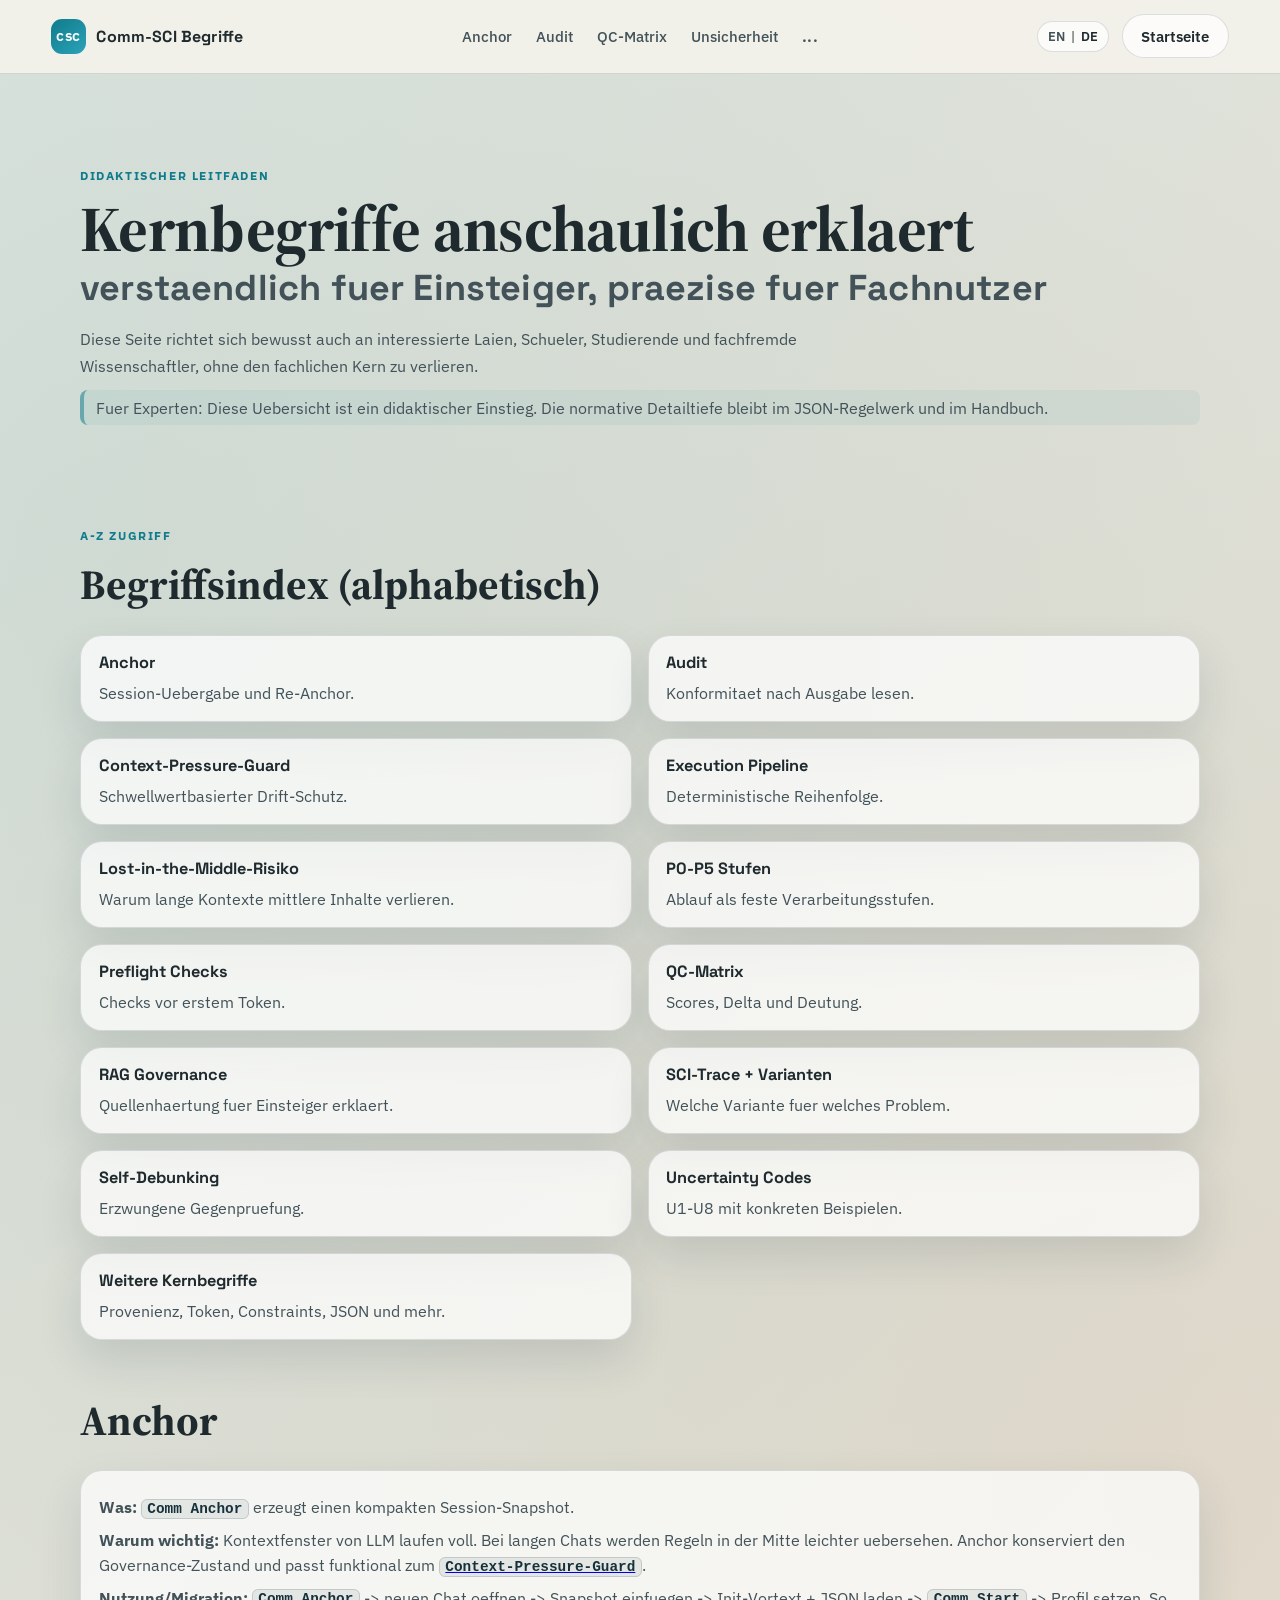
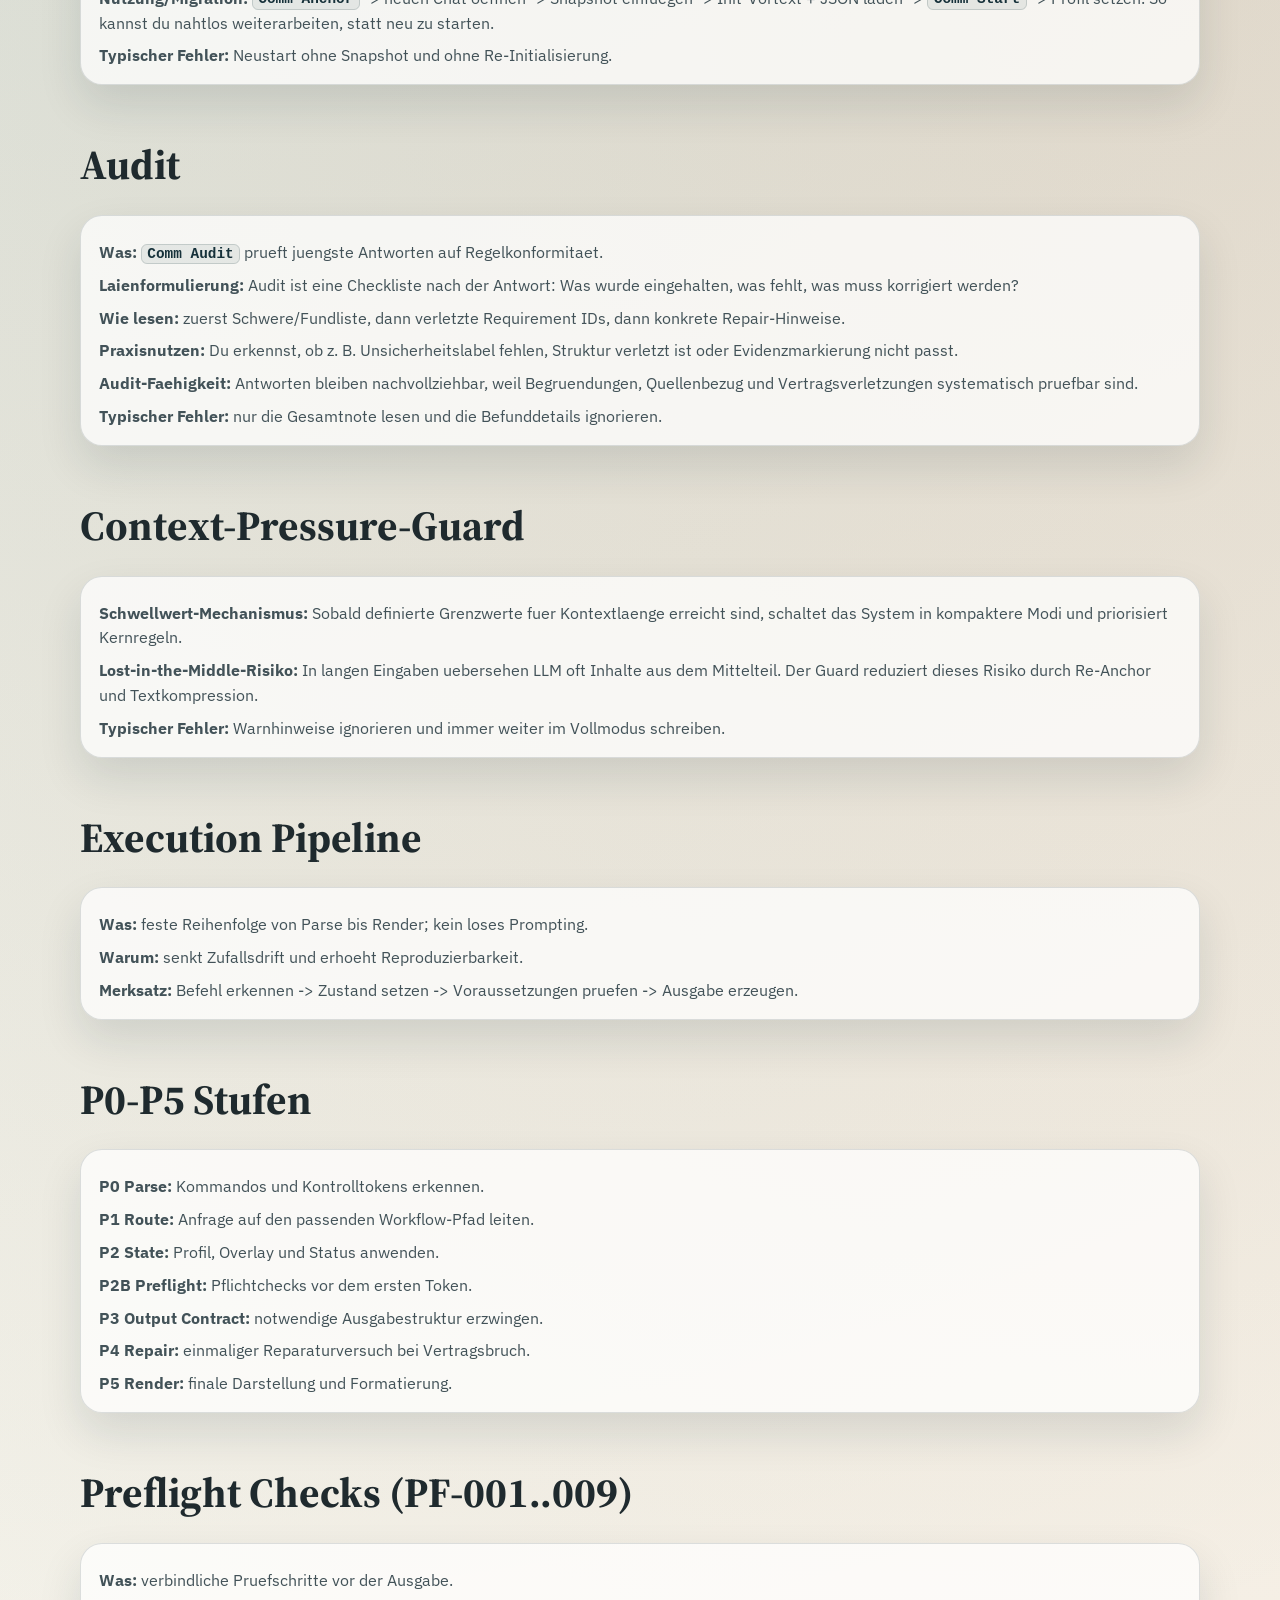
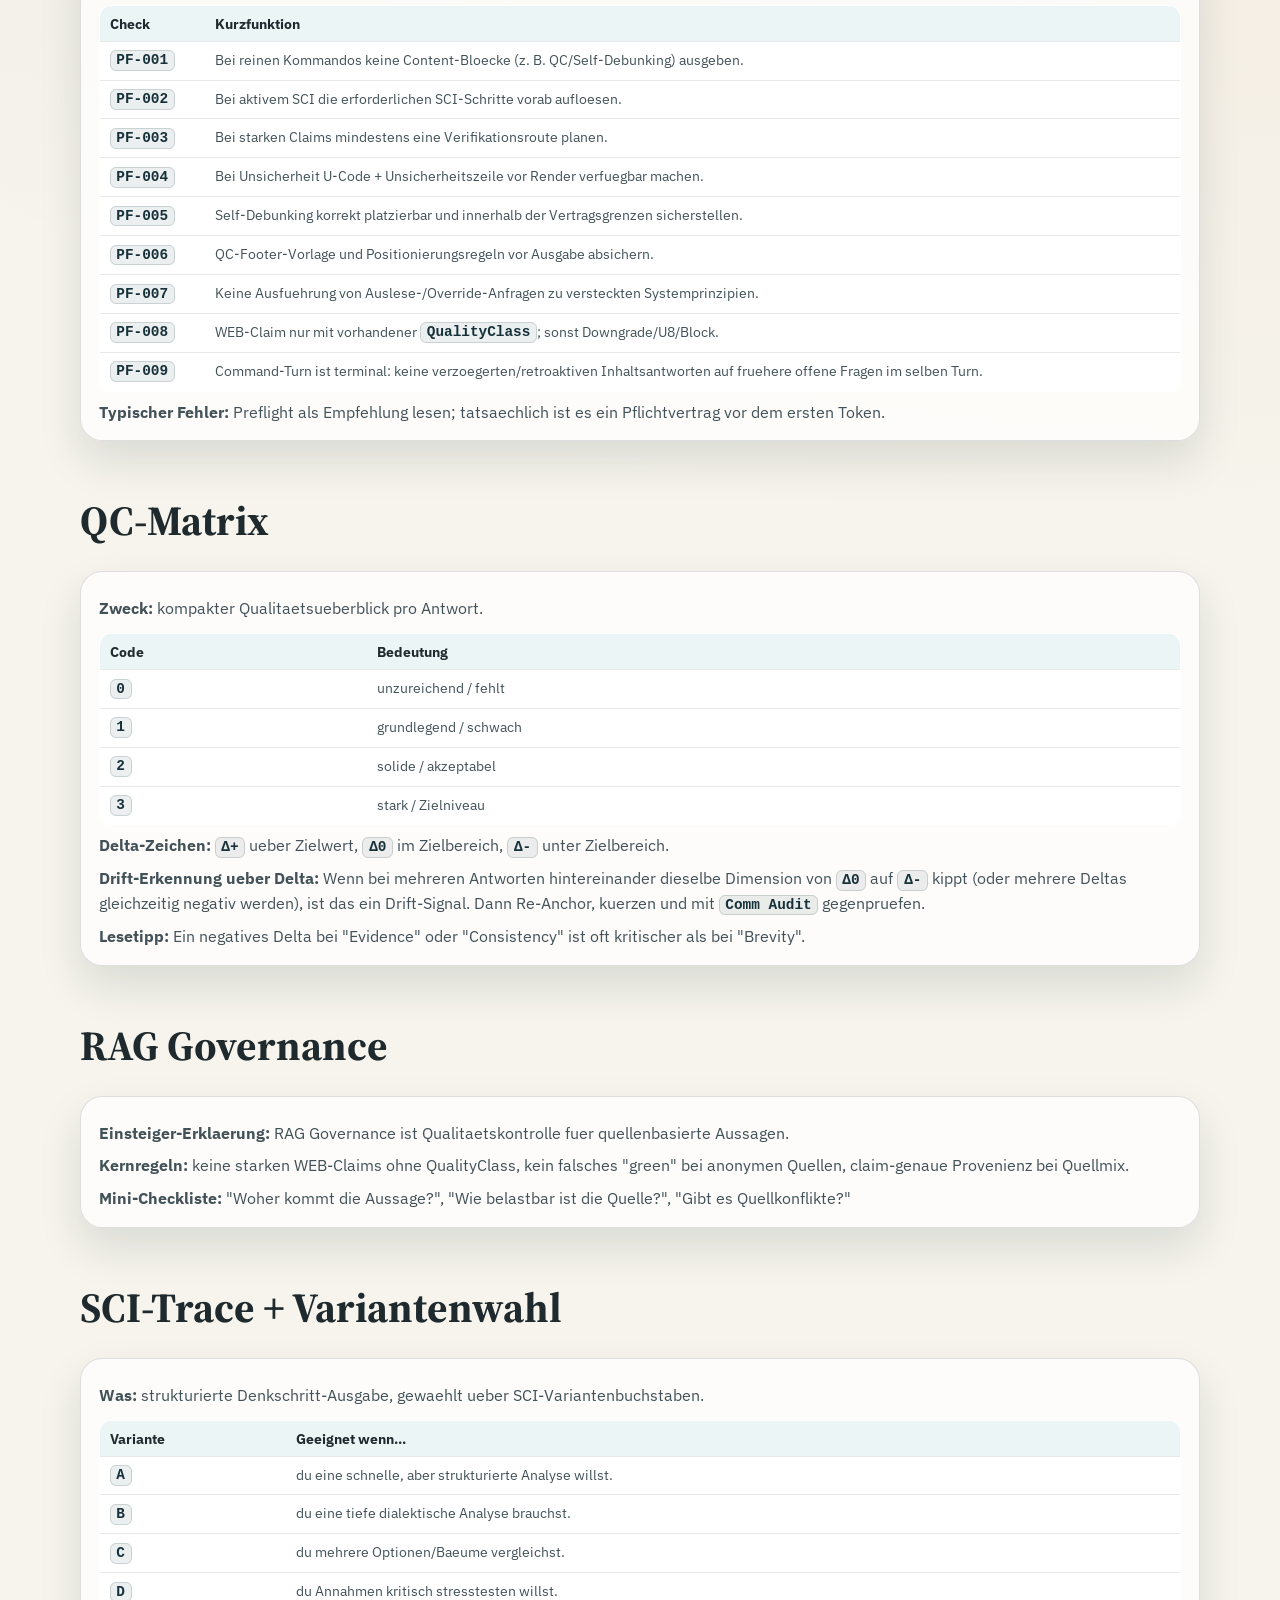
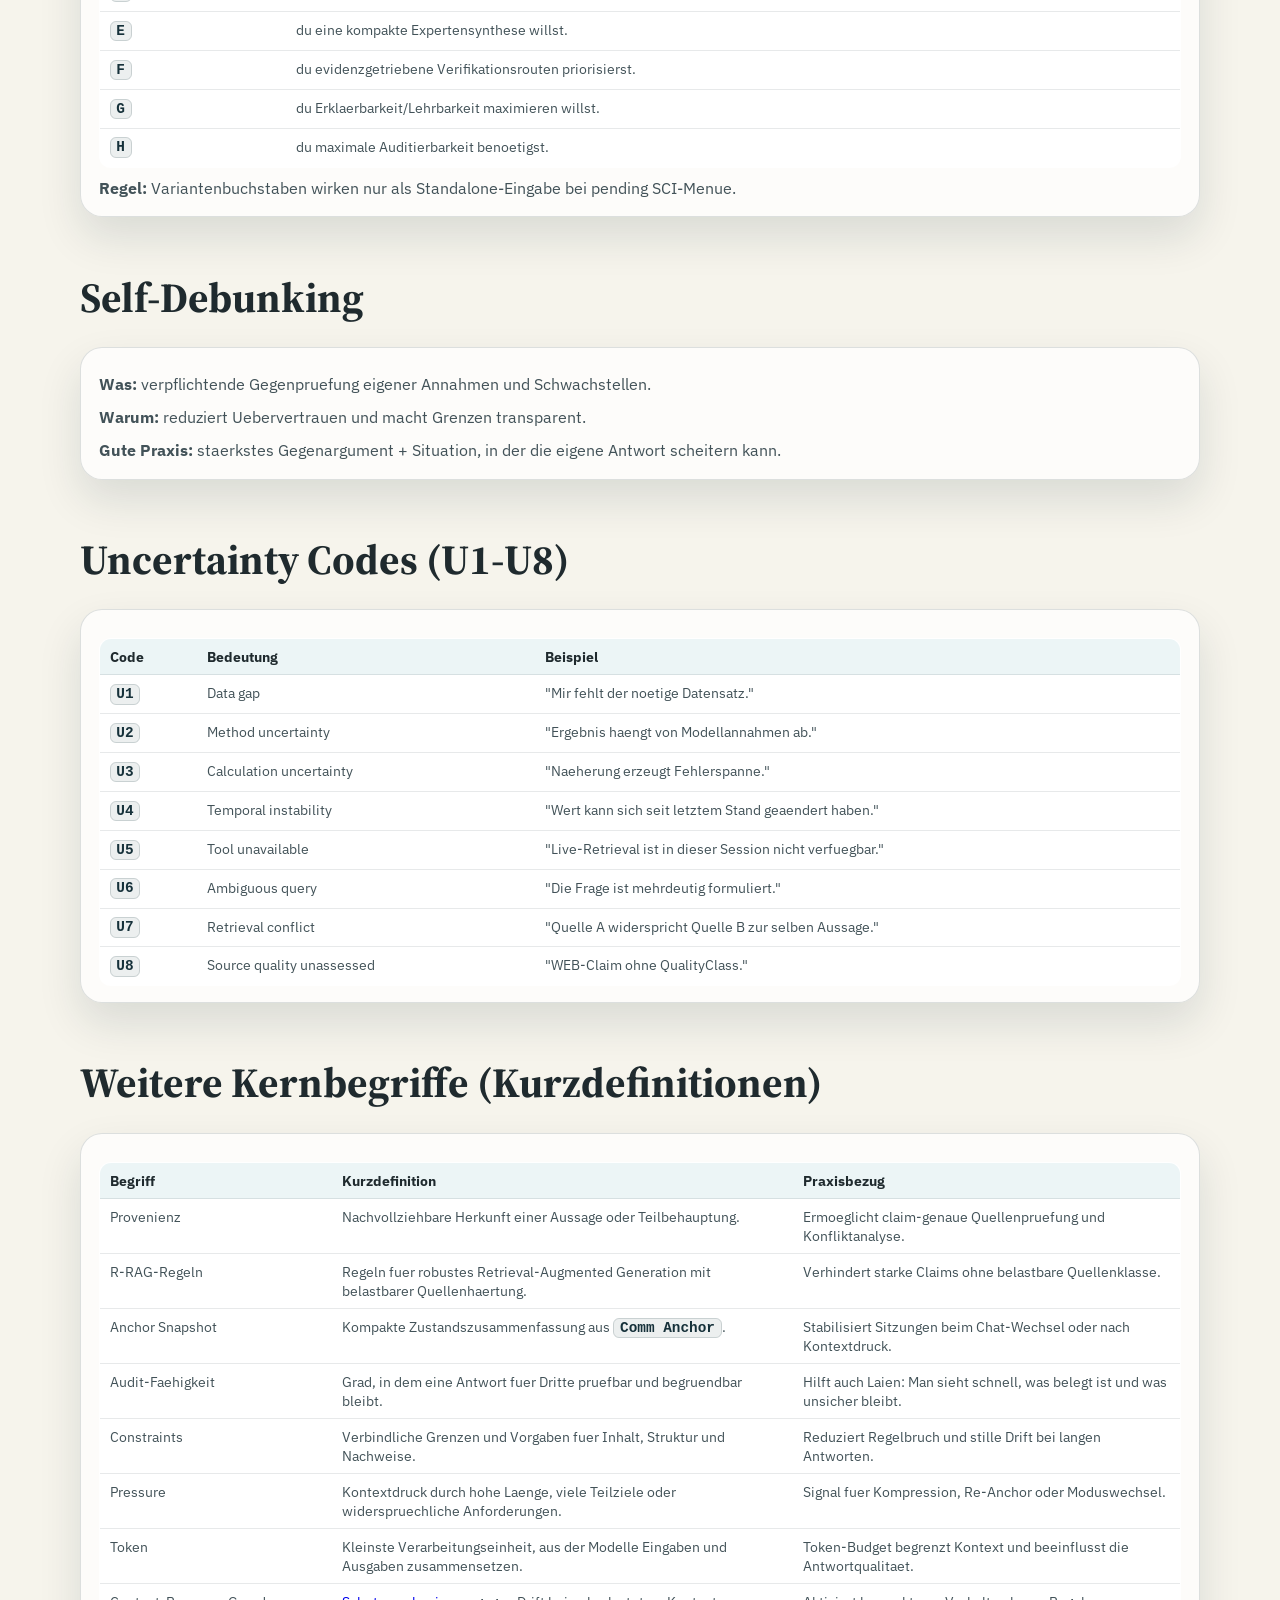
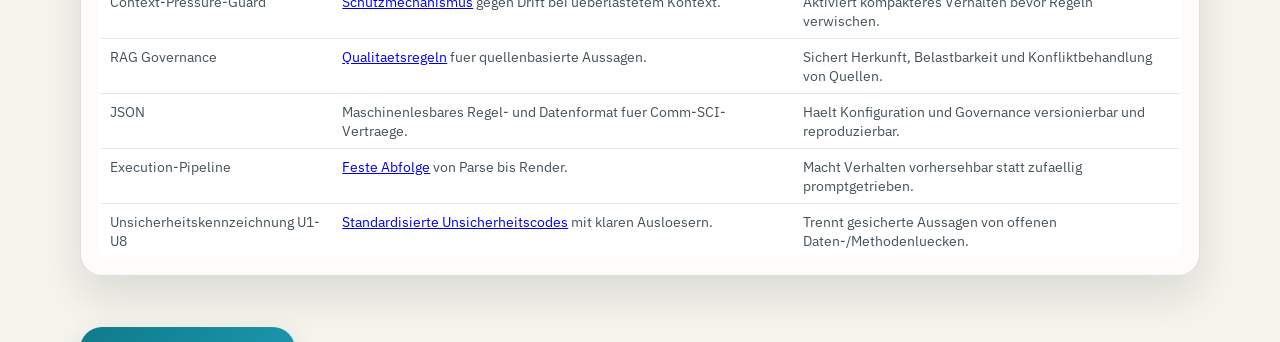
<file: docs/concepts/index.de.html>
<!doctype html>
<html lang="de">
  <head>
    <meta charset="UTF-8" />
    <meta name="viewport" content="width=device-width, initial-scale=1" />
    <title>Comm-SCI Begriffe | Comm-SCI-Control</title>
    <meta
      name="description"
      content="Didaktischer Begriffsleitfaden zu Comm-SCI-Control: Anchor, Audit, Context-Pressure-Guard, Execution Pipeline, P0-P5 Stufen, Preflight Checks, QC-Matrix, RAG Governance, SCI-Varianten, Self-Debunking und Uncertainty Codes."
    />
    <link rel="preconnect" href="https://fonts.googleapis.com" />
    <link rel="preconnect" href="https://fonts.gstatic.com" crossorigin />
    <link
      href="https://fonts.googleapis.com/css2?family=Space+Grotesk:wght@400;500;700&family=IBM+Plex+Sans:wght@400;500;700&family=Source+Serif+4:wght@400;600&display=swap"
      rel="stylesheet"
    />
    <link rel="stylesheet" href="../assets/landing.css" />
  </head>
  <body>
    <header class="topbar">
      <a class="brand" href="../index.de.html">
        <span class="brand-mark">CSC</span>
        <span class="brand-text">Comm-SCI Begriffe</span>
      </a>
      <nav class="nav-links" aria-label="Begriffsnavigation">
        <a href="#anchor">Anchor</a>
        <a href="#audit">Audit</a>
        <a href="#qc-matrix">QC-Matrix</a>
        <a href="#uncertainty-codes">Unsicherheit</a>
        <span class="nav-more" aria-hidden="true">...</span>
      </nav>
      <div class="topbar-actions">
        <div class="lang-switch" aria-label="Sprachauswahl">
          <a class="lang-link" href="index.html">EN</a>
          <span aria-hidden="true">|</span>
          <a class="lang-link is-active" href="index.de.html">DE</a>
        </div>
        <a class="btn btn-line" href="../index.de.html">Startseite</a>
      </div>
    </header>

    <main>
      <section class="hero reveal is-visible">
        <p class="eyebrow">Didaktischer Leitfaden</p>
        <h1>
          Kernbegriffe anschaulich erklaert
          <span>verstaendlich fuer Einsteiger, praezise fuer Fachnutzer</span>
        </h1>
        <p class="hero-copy">
          Diese Seite richtet sich bewusst auch an interessierte Laien, Schueler,
          Studierende und fachfremde Wissenschaftler, ohne den fachlichen Kern zu verlieren.
        </p>
        <p class="concept-note">
          Fuer Experten: Diese Uebersicht ist ein didaktischer Einstieg.
          Die normative Detailtiefe bleibt im JSON-Regelwerk und im Handbuch.
        </p>
      </section>

      <section class="section reveal is-visible">
        <div class="section-head">
          <p class="eyebrow">A-Z Zugriff</p>
          <h2>Begriffsindex (alphabetisch)</h2>
        </div>
        <div class="matrix">
          <a class="link-card" href="#anchor"><h3>Anchor</h3><p>Session-Uebergabe und Re-Anchor.</p></a>
          <a class="link-card" href="#audit"><h3>Audit</h3><p>Konformitaet nach Ausgabe lesen.</p></a>
          <a class="link-card" href="#context-pressure-guard"><h3>Context-Pressure-Guard</h3><p>Schwellwertbasierter Drift-Schutz.</p></a>
          <a class="link-card" href="#execution-pipeline"><h3>Execution Pipeline</h3><p>Deterministische Reihenfolge.</p></a>
          <a class="link-card" href="#context-pressure-guard"><h3>Lost-in-the-Middle-Risiko</h3><p>Warum lange Kontexte mittlere Inhalte verlieren.</p></a>
          <a class="link-card" href="#p0-p5"><h3>P0-P5 Stufen</h3><p>Ablauf als feste Verarbeitungsstufen.</p></a>
          <a class="link-card" href="#preflight-checks"><h3>Preflight Checks</h3><p>Checks vor erstem Token.</p></a>
          <a class="link-card" href="#qc-matrix"><h3>QC-Matrix</h3><p>Scores, Delta und Deutung.</p></a>
          <a class="link-card" href="#rag-governance"><h3>RAG Governance</h3><p>Quellenhaertung fuer Einsteiger erklaert.</p></a>
          <a class="link-card" href="#sci-trace"><h3>SCI-Trace + Varianten</h3><p>Welche Variante fuer welches Problem.</p></a>
          <a class="link-card" href="#self-debunking"><h3>Self-Debunking</h3><p>Erzwungene Gegenpruefung.</p></a>
          <a class="link-card" href="#uncertainty-codes"><h3>Uncertainty Codes</h3><p>U1-U8 mit konkreten Beispielen.</p></a>
          <a class="link-card" href="#weitere-kernbegriffe"><h3>Weitere Kernbegriffe</h3><p>Provenienz, Token, Constraints, JSON und mehr.</p></a>
        </div>
      </section>

      <section id="anchor" class="section reveal is-visible">
        <div class="section-head"><h2>Anchor</h2></div>
        <article class="info-card">
          <p><strong>Was:</strong> <code>Comm Anchor</code> erzeugt einen kompakten Session-Snapshot.</p>
          <p><strong>Warum wichtig:</strong> Kontextfenster von LLM laufen voll. Bei langen Chats werden Regeln in der Mitte leichter uebersehen.
          Anchor konserviert den Governance-Zustand und passt funktional zum <a href="#context-pressure-guard"><code>Context-Pressure-Guard</code></a>.</p>
          <p><strong>Nutzung/Migration:</strong> <code>Comm Anchor</code> -> neuen Chat oeffnen -> Snapshot einfuegen -> Init-Vortext + JSON laden ->
          <code>Comm Start</code> -> Profil setzen. So kannst du nahtlos weiterarbeiten, statt neu zu starten.</p>
          <p><strong>Typischer Fehler:</strong> Neustart ohne Snapshot und ohne Re-Initialisierung.</p>
        </article>
      </section>

      <section id="audit" class="section reveal is-visible">
        <div class="section-head"><h2>Audit</h2></div>
        <article class="info-card">
          <p><strong>Was:</strong> <code>Comm Audit</code> prueft juengste Antworten auf Regelkonformitaet.</p>
          <p><strong>Laienformulierung:</strong> Audit ist eine Checkliste nach der Antwort: Was wurde eingehalten, was fehlt, was muss korrigiert werden?</p>
          <p><strong>Wie lesen:</strong> zuerst Schwere/Fundliste, dann verletzte Requirement IDs,
          dann konkrete Repair-Hinweise.</p>
          <p><strong>Praxisnutzen:</strong> Du erkennst, ob z. B. Unsicherheitslabel fehlen,
          Struktur verletzt ist oder Evidenzmarkierung nicht passt.</p>
          <p><strong>Audit-Faehigkeit:</strong> Antworten bleiben nachvollziehbar, weil Begruendungen, Quellenbezug und Vertragsverletzungen systematisch pruefbar sind.</p>
          <p><strong>Typischer Fehler:</strong> nur die Gesamtnote lesen und die Befunddetails ignorieren.</p>
        </article>
      </section>

      <section id="context-pressure-guard" class="section reveal is-visible">
        <div class="section-head"><h2>Context-Pressure-Guard</h2></div>
        <article class="info-card">
          <p><strong>Schwellwert-Mechanismus:</strong> Sobald definierte Grenzwerte fuer Kontextlaenge erreicht sind,
          schaltet das System in kompaktere Modi und priorisiert Kernregeln.</p>
          <p><strong>Lost-in-the-Middle-Risiko:</strong> In langen Eingaben uebersehen LLM oft Inhalte aus dem Mittelteil.
          Der Guard reduziert dieses Risiko durch Re-Anchor und Textkompression.</p>
          <p><strong>Typischer Fehler:</strong> Warnhinweise ignorieren und immer weiter im Vollmodus schreiben.</p>
        </article>
      </section>

      <section id="execution-pipeline" class="section reveal is-visible">
        <div class="section-head"><h2>Execution Pipeline</h2></div>
        <article class="info-card">
          <p><strong>Was:</strong> feste Reihenfolge von Parse bis Render; kein loses Prompting.</p>
          <p><strong>Warum:</strong> senkt Zufallsdrift und erhoeht Reproduzierbarkeit.</p>
          <p><strong>Merksatz:</strong> Befehl erkennen -> Zustand setzen -> Voraussetzungen pruefen -> Ausgabe erzeugen.</p>
        </article>
      </section>

      <section id="p0-p5" class="section reveal is-visible">
        <div class="section-head"><h2>P0-P5 Stufen</h2></div>
        <article class="info-card">
          <p><strong>P0 Parse:</strong> Kommandos und Kontrolltokens erkennen.</p>
          <p><strong>P1 Route:</strong> Anfrage auf den passenden Workflow-Pfad leiten.</p>
          <p><strong>P2 State:</strong> Profil, Overlay und Status anwenden.</p>
          <p><strong>P2B Preflight:</strong> Pflichtchecks vor dem ersten Token.</p>
          <p><strong>P3 Output Contract:</strong> notwendige Ausgabestruktur erzwingen.</p>
          <p><strong>P4 Repair:</strong> einmaliger Reparaturversuch bei Vertragsbruch.</p>
          <p><strong>P5 Render:</strong> finale Darstellung und Formatierung.</p>
        </article>
      </section>

      <section id="preflight-checks" class="section reveal is-visible">
        <div class="section-head"><h2>Preflight Checks (PF-001..009)</h2></div>
        <article class="info-card">
          <p><strong>Was:</strong> verbindliche Pruefschritte vor der Ausgabe.</p>
          <table class="concept-table">
            <thead>
              <tr><th>Check</th><th>Kurzfunktion</th></tr>
            </thead>
            <tbody>
              <tr><td><code>PF-001</code></td><td>Bei reinen Kommandos keine Content-Bloecke (z. B. QC/Self-Debunking) ausgeben.</td></tr>
              <tr><td><code>PF-002</code></td><td>Bei aktivem SCI die erforderlichen SCI-Schritte vorab aufloesen.</td></tr>
              <tr><td><code>PF-003</code></td><td>Bei starken Claims mindestens eine Verifikationsroute planen.</td></tr>
              <tr><td><code>PF-004</code></td><td>Bei Unsicherheit U-Code + Unsicherheitszeile vor Render verfuegbar machen.</td></tr>
              <tr><td><code>PF-005</code></td><td>Self-Debunking korrekt platzierbar und innerhalb der Vertragsgrenzen sicherstellen.</td></tr>
              <tr><td><code>PF-006</code></td><td>QC-Footer-Vorlage und Positionierungsregeln vor Ausgabe absichern.</td></tr>
              <tr><td><code>PF-007</code></td><td>Keine Ausfuehrung von Auslese-/Override-Anfragen zu versteckten Systemprinzipien.</td></tr>
              <tr><td><code>PF-008</code></td><td>WEB-Claim nur mit vorhandener <code>QualityClass</code>; sonst Downgrade/U8/Block.</td></tr>
              <tr><td><code>PF-009</code></td><td>Command-Turn ist terminal: keine verzoegerten/retroaktiven Inhaltsantworten auf fruehere offene Fragen im selben Turn.</td></tr>
            </tbody>
          </table>
          <p><strong>Typischer Fehler:</strong> Preflight als Empfehlung lesen; tatsaechlich ist es ein Pflichtvertrag vor dem ersten Token.</p>
        </article>
      </section>

      <section id="qc-matrix" class="section reveal is-visible">
        <div class="section-head"><h2>QC-Matrix</h2></div>
        <article class="info-card">
          <p><strong>Zweck:</strong> kompakter Qualitaetsueberblick pro Antwort.</p>
          <table class="concept-table">
            <thead>
              <tr><th>Code</th><th>Bedeutung</th></tr>
            </thead>
            <tbody>
              <tr><td><code>0</code></td><td>unzureichend / fehlt</td></tr>
              <tr><td><code>1</code></td><td>grundlegend / schwach</td></tr>
              <tr><td><code>2</code></td><td>solide / akzeptabel</td></tr>
              <tr><td><code>3</code></td><td>stark / Zielniveau</td></tr>
            </tbody>
          </table>
          <p><strong>Delta-Zeichen:</strong> <code>Δ+</code> ueber Zielwert, <code>Δ0</code> im Zielbereich,
          <code>Δ-</code> unter Zielbereich.</p>
          <p><strong>Drift-Erkennung ueber Delta:</strong> Wenn bei mehreren Antworten hintereinander dieselbe Dimension von
          <code>Δ0</code> auf <code>Δ-</code> kippt (oder mehrere Deltas gleichzeitig negativ werden), ist das ein Drift-Signal.
          Dann Re-Anchor, kuerzen und mit <code>Comm Audit</code> gegenpruefen.</p>
          <p><strong>Lesetipp:</strong> Ein negatives Delta bei "Evidence" oder "Consistency" ist oft kritischer als bei "Brevity".</p>
        </article>
      </section>

      <section id="rag-governance" class="section reveal is-visible">
        <div class="section-head"><h2>RAG Governance</h2></div>
        <article class="info-card">
          <p><strong>Einsteiger-Erklaerung:</strong> RAG Governance ist Qualitaetskontrolle fuer quellenbasierte Aussagen.</p>
          <p><strong>Kernregeln:</strong> keine starken WEB-Claims ohne QualityClass,
          kein falsches "green" bei anonymen Quellen,
          claim-genaue Provenienz bei Quellmix.</p>
          <p><strong>Mini-Checkliste:</strong> "Woher kommt die Aussage?", "Wie belastbar ist die Quelle?", "Gibt es Quellkonflikte?"</p>
        </article>
      </section>

      <section id="sci-trace" class="section reveal is-visible">
        <div class="section-head"><h2>SCI-Trace + Variantenwahl</h2></div>
        <article class="info-card">
          <p><strong>Was:</strong> strukturierte Denkschritt-Ausgabe, gewaehlt ueber SCI-Variantenbuchstaben.</p>
          <table class="concept-table">
            <thead>
              <tr><th>Variante</th><th>Geeignet wenn...</th></tr>
            </thead>
            <tbody>
              <tr><td><code>A</code></td><td>du eine schnelle, aber strukturierte Analyse willst.</td></tr>
              <tr><td><code>B</code></td><td>du eine tiefe dialektische Analyse brauchst.</td></tr>
              <tr><td><code>C</code></td><td>du mehrere Optionen/Baeume vergleichst.</td></tr>
              <tr><td><code>D</code></td><td>du Annahmen kritisch stresstesten willst.</td></tr>
              <tr><td><code>E</code></td><td>du eine kompakte Expertensynthese willst.</td></tr>
              <tr><td><code>F</code></td><td>du evidenzgetriebene Verifikationsrouten priorisierst.</td></tr>
              <tr><td><code>G</code></td><td>du Erklaerbarkeit/Lehrbarkeit maximieren willst.</td></tr>
              <tr><td><code>H</code></td><td>du maximale Auditierbarkeit benoetigst.</td></tr>
            </tbody>
          </table>
          <p><strong>Regel:</strong> Variantenbuchstaben wirken nur als Standalone-Eingabe bei pending SCI-Menue.</p>
        </article>
      </section>

      <section id="self-debunking" class="section reveal is-visible">
        <div class="section-head"><h2>Self-Debunking</h2></div>
        <article class="info-card">
          <p><strong>Was:</strong> verpflichtende Gegenpruefung eigener Annahmen und Schwachstellen.</p>
          <p><strong>Warum:</strong> reduziert Uebervertrauen und macht Grenzen transparent.</p>
          <p><strong>Gute Praxis:</strong> staerkstes Gegenargument + Situation, in der die eigene Antwort scheitern kann.</p>
        </article>
      </section>

      <section id="uncertainty-codes" class="section reveal is-visible">
        <div class="section-head"><h2>Uncertainty Codes (U1-U8)</h2></div>
        <article class="info-card">
          <table class="concept-table">
            <thead>
              <tr><th>Code</th><th>Bedeutung</th><th>Beispiel</th></tr>
            </thead>
            <tbody>
              <tr><td><code>U1</code></td><td>Data gap</td><td>"Mir fehlt der noetige Datensatz."</td></tr>
              <tr><td><code>U2</code></td><td>Method uncertainty</td><td>"Ergebnis haengt von Modellannahmen ab."</td></tr>
              <tr><td><code>U3</code></td><td>Calculation uncertainty</td><td>"Naeherung erzeugt Fehlerspanne."</td></tr>
              <tr><td><code>U4</code></td><td>Temporal instability</td><td>"Wert kann sich seit letztem Stand geaendert haben."</td></tr>
              <tr><td><code>U5</code></td><td>Tool unavailable</td><td>"Live-Retrieval ist in dieser Session nicht verfuegbar."</td></tr>
              <tr><td><code>U6</code></td><td>Ambiguous query</td><td>"Die Frage ist mehrdeutig formuliert."</td></tr>
              <tr><td><code>U7</code></td><td>Retrieval conflict</td><td>"Quelle A widerspricht Quelle B zur selben Aussage."</td></tr>
              <tr><td><code>U8</code></td><td>Source quality unassessed</td><td>"WEB-Claim ohne QualityClass."</td></tr>
            </tbody>
          </table>
        </article>
      </section>

      <section id="weitere-kernbegriffe" class="section reveal is-visible">
        <div class="section-head"><h2>Weitere Kernbegriffe (Kurzdefinitionen)</h2></div>
        <article class="info-card">
          <table class="concept-table">
            <thead>
              <tr><th>Begriff</th><th>Kurzdefinition</th><th>Praxisbezug</th></tr>
            </thead>
            <tbody>
              <tr><td>Provenienz</td><td>Nachvollziehbare Herkunft einer Aussage oder Teilbehauptung.</td><td>Ermoeglicht claim-genaue Quellenpruefung und Konfliktanalyse.</td></tr>
              <tr><td>R-RAG-Regeln</td><td>Regeln fuer robustes Retrieval-Augmented Generation mit belastbarer Quellenhaertung.</td><td>Verhindert starke Claims ohne belastbare Quellenklasse.</td></tr>
              <tr><td>Anchor Snapshot</td><td>Kompakte Zustandszusammenfassung aus <code>Comm Anchor</code>.</td><td>Stabilisiert Sitzungen beim Chat-Wechsel oder nach Kontextdruck.</td></tr>
              <tr><td>Audit-Faehigkeit</td><td>Grad, in dem eine Antwort fuer Dritte pruefbar und begruendbar bleibt.</td><td>Hilft auch Laien: Man sieht schnell, was belegt ist und was unsicher bleibt.</td></tr>
              <tr><td>Constraints</td><td>Verbindliche Grenzen und Vorgaben fuer Inhalt, Struktur und Nachweise.</td><td>Reduziert Regelbruch und stille Drift bei langen Antworten.</td></tr>
              <tr><td>Pressure</td><td>Kontextdruck durch hohe Laenge, viele Teilziele oder widerspruechliche Anforderungen.</td><td>Signal fuer Kompression, Re-Anchor oder Moduswechsel.</td></tr>
              <tr><td>Token</td><td>Kleinste Verarbeitungseinheit, aus der Modelle Eingaben und Ausgaben zusammensetzen.</td><td>Token-Budget begrenzt Kontext und beeinflusst die Antwortqualitaet.</td></tr>
              <tr><td>Context-Pressure-Guard</td><td><a href="#context-pressure-guard">Schutzmechanismus</a> gegen Drift bei ueberlastetem Kontext.</td><td>Aktiviert kompakteres Verhalten bevor Regeln verwischen.</td></tr>
              <tr><td>RAG Governance</td><td><a href="#rag-governance">Qualitaetsregeln</a> fuer quellenbasierte Aussagen.</td><td>Sichert Herkunft, Belastbarkeit und Konfliktbehandlung von Quellen.</td></tr>
              <tr><td>JSON</td><td>Maschinenlesbares Regel- und Datenformat fuer Comm-SCI-Vertraege.</td><td>Haelt Konfiguration und Governance versionierbar und reproduzierbar.</td></tr>
              <tr><td>Execution-Pipeline</td><td><a href="#execution-pipeline">Feste Abfolge</a> von Parse bis Render.</td><td>Macht Verhalten vorhersehbar statt zufaellig promptgetrieben.</td></tr>
              <tr><td>Unsicherheitskennzeichnung U1-U8</td><td><a href="#uncertainty-codes">Standardisierte Unsicherheitscodes</a> mit klaren Ausloesern.</td><td>Trennt gesicherte Aussagen von offenen Daten-/Methodenluecken.</td></tr>
            </tbody>
          </table>
        </article>
      </section>

      <section class="section reveal is-visible">
        <a class="btn btn-solid" href="../index.de.html">Zurueck zur Landingpage</a>
      </section>
    </main>

    <script src="../assets/landing.js"></script>
  </body>
</html>
</file>
<file: docs/assets/landing.css>
:root {
  --bg: #f6f4ec;
  --surface: rgba(255, 255, 255, 0.72);
  --surface-strong: #ffffff;
  --ink: #1f2a2e;
  --ink-soft: #425258;
  --line: rgba(26, 45, 54, 0.14);
  --accent: #0f7b8b;
  --accent-alt: #d56b2d;
  --shadow: 0 20px 44px rgba(20, 39, 48, 0.12);
  --radius-lg: 22px;
  --radius-md: 14px;
}

* {
  box-sizing: border-box;
}

html {
  scroll-behavior: smooth;
}

body {
  margin: 0;
  color: var(--ink);
  font-family: "IBM Plex Sans", "Segoe UI", sans-serif;
  background:
    radial-gradient(circle at 8% 8%, rgba(15, 123, 139, 0.16), transparent 46%),
    radial-gradient(circle at 92% 22%, rgba(213, 107, 45, 0.15), transparent 42%),
    var(--bg);
  min-height: 100vh;
}

.bg-glow {
  position: fixed;
  width: 38rem;
  height: 38rem;
  border-radius: 50%;
  filter: blur(60px);
  pointer-events: none;
  z-index: -1;
}

.bg-glow-a {
  top: -22rem;
  right: -10rem;
  background: rgba(15, 123, 139, 0.24);
}

.bg-glow-b {
  bottom: -20rem;
  left: -12rem;
  background: rgba(213, 107, 45, 0.2);
}

.topbar {
  position: sticky;
  top: 0;
  z-index: 20;
  backdrop-filter: blur(10px);
  background: rgba(246, 244, 236, 0.84);
  border-bottom: 1px solid var(--line);
  display: flex;
  align-items: center;
  justify-content: space-between;
  gap: 1rem;
  padding: 0.9rem clamp(1rem, 4vw, 3.2rem);
}

.brand {
  display: inline-flex;
  align-items: center;
  gap: 0.68rem;
  color: inherit;
  text-decoration: none;
}

.brand-mark {
  display: inline-flex;
  align-items: center;
  justify-content: center;
  width: 2.15rem;
  height: 2.15rem;
  border-radius: 11px;
  background: linear-gradient(140deg, var(--accent), #2ca3b8);
  color: #ffffff;
  font-weight: 700;
  letter-spacing: 0.04em;
  font-size: 0.76rem;
}

.brand-text {
  font-family: "Space Grotesk", "Avenir Next", sans-serif;
  font-weight: 700;
  letter-spacing: 0.01em;
}

.nav-links {
  display: flex;
  align-items: center;
  gap: clamp(0.8rem, 2.4vw, 1.5rem);
}

.nav-links a {
  color: var(--ink-soft);
  text-decoration: none;
  font-weight: 500;
  font-size: 0.93rem;
}

.nav-links a:hover {
  color: var(--ink);
}

.nav-more {
  color: var(--ink-soft);
  font-weight: 600;
  letter-spacing: 0.02em;
}

main,
.footer {
  width: min(1120px, 92vw);
  margin-inline: auto;
}

.hero {
  padding: clamp(2.8rem, 8vw, 5.8rem) 0 2.2rem;
}

.eyebrow {
  margin: 0 0 0.8rem;
  font-size: 0.77rem;
  letter-spacing: 0.13em;
  text-transform: uppercase;
  color: var(--accent);
  font-weight: 700;
}

h1,
h2,
h3 {
  margin: 0;
  text-wrap: balance;
}

.hero h1 {
  font-family: "Source Serif 4", "Georgia", serif;
  font-size: clamp(2.1rem, 6.2vw, 4rem);
  line-height: 1.06;
  letter-spacing: -0.01em;
}

.hero h1 span {
  display: block;
  margin-top: 0.35rem;
  font-family: "Space Grotesk", "Avenir Next", sans-serif;
  font-size: clamp(1.2rem, 3.1vw, 2.25rem);
  color: var(--ink-soft);
  letter-spacing: 0.005em;
}

.hero-copy {
  margin: 1.2rem 0 0;
  max-width: 72ch;
  color: var(--ink-soft);
  line-height: 1.65;
}

.hero-showcase {
  margin-top: 1.2rem;
  display: grid;
  grid-template-columns: repeat(2, minmax(0, 1fr));
  gap: 0.85rem;
}

.hero-shot {
  margin: 0;
  padding: 0;
  border: 1px solid var(--line);
  border-radius: var(--radius-md);
  background: var(--surface);
  color: inherit;
  text-align: left;
  cursor: zoom-in;
  overflow: hidden;
  box-shadow: var(--shadow);
  transition: transform 180ms ease, border-color 180ms ease, box-shadow 180ms ease;
}

.hero-shot:hover {
  transform: translateY(-2px);
  border-color: rgba(15, 123, 139, 0.45);
  box-shadow: 0 18px 34px rgba(20, 39, 48, 0.18);
}

.hero-shot:focus-visible {
  outline: 2px solid rgba(15, 123, 139, 0.42);
  outline-offset: 2px;
}

.hero-shot img {
  display: block;
  width: 100%;
  aspect-ratio: 16 / 10;
  object-fit: cover;
  transition: transform 220ms ease;
}

.hero-shot:hover img {
  transform: scale(1.05);
}

.hero-shot span {
  display: block;
  padding: 0.65rem 0.78rem 0.72rem;
  color: var(--ink-soft);
  font-size: 0.86rem;
}

.hero-actions {
  margin-top: 1.55rem;
  display: flex;
  flex-wrap: wrap;
  gap: 0.7rem;
}

.btn {
  display: inline-flex;
  align-items: center;
  justify-content: center;
  border-radius: 999px;
  padding: 0.72rem 1.15rem;
  border: 1px solid transparent;
  font-weight: 600;
  font-size: 0.92rem;
  text-decoration: none;
  transition: transform 180ms ease, box-shadow 180ms ease, background-color 180ms ease;
}

.btn:hover {
  transform: translateY(-1px);
}

.btn-solid {
  background: linear-gradient(130deg, var(--accent), #1c97ad);
  color: #ffffff;
  box-shadow: 0 14px 28px rgba(15, 123, 139, 0.28);
}

.btn-soft {
  background: rgba(15, 123, 139, 0.12);
  color: #115b67;
}

.btn-line {
  border-color: var(--line);
  color: var(--ink);
  background: rgba(255, 255, 255, 0.75);
}

.topbar-actions {
  display: inline-flex;
  align-items: center;
  gap: 0.8rem;
}

.lang-switch {
  display: inline-flex;
  align-items: center;
  gap: 0.35rem;
  padding: 0.38rem 0.62rem;
  border: 1px solid var(--line);
  border-radius: 999px;
  background: rgba(255, 255, 255, 0.72);
  font-size: 0.82rem;
}

.lang-link {
  text-decoration: none;
  color: var(--ink-soft);
  font-weight: 600;
  letter-spacing: 0.03em;
}

.lang-link.is-active {
  color: var(--ink);
}

.hero-metrics {
  margin-top: 1.7rem;
  display: grid;
  grid-template-columns: repeat(3, minmax(0, 1fr));
  gap: 0.9rem;
}

.metric-card {
  background: var(--surface);
  border: 1px solid var(--line);
  border-radius: var(--radius-md);
  padding: 1rem 1.1rem;
  box-shadow: var(--shadow);
}

.metric-value {
  margin: 0;
  font-family: "Space Grotesk", "Avenir Next", sans-serif;
  font-weight: 700;
  font-size: clamp(1.35rem, 2.9vw, 2rem);
  color: var(--accent-alt);
}

.metric-label {
  margin: 0.28rem 0 0;
  color: var(--ink-soft);
  font-size: 0.9rem;
}

.metric-link {
  color: inherit;
  text-decoration: none;
  border-bottom: 1px dashed rgba(66, 82, 88, 0.5);
}

.metric-link:hover {
  color: var(--ink);
  border-bottom-color: rgba(31, 42, 46, 0.7);
}

.section {
  padding: 3.2rem 0 0;
}

.section-head {
  margin-bottom: 1.35rem;
}

.section h2 {
  font-family: "Source Serif 4", "Georgia", serif;
  font-size: clamp(1.6rem, 4vw, 2.6rem);
}

.card-grid,
.matrix {
  display: grid;
  grid-template-columns: repeat(3, minmax(0, 1fr));
  gap: 0.95rem;
}

.info-card,
.matrix-card,
.link-card,
.timeline-item,
pre {
  border: 1px solid var(--line);
  background: var(--surface);
  border-radius: var(--radius-lg);
  box-shadow: var(--shadow);
}

.info-card,
.matrix-card,
.timeline-item,
.link-card {
  padding: 1rem 1.1rem;
}

.info-card h3,
.matrix-card h3,
.link-card h3 {
  font-family: "Space Grotesk", "Avenir Next", sans-serif;
  font-size: 1.02rem;
}

.info-card p,
.matrix-card p,
.link-card p,
.timeline-item p {
  margin: 0.5rem 0 0;
  color: var(--ink-soft);
  line-height: 1.55;
}

.timeline {
  margin: 0;
  padding: 0;
  list-style: none;
  display: grid;
  gap: 0.9rem;
}

.timeline-item {
  display: grid;
  gap: 0.35rem;
}

.phase {
  display: inline-flex;
  width: fit-content;
  padding: 0.25rem 0.56rem;
  border-radius: 999px;
  font-size: 0.79rem;
  font-weight: 700;
  letter-spacing: 0.04em;
  text-transform: uppercase;
  color: #0d5e6d;
  background: rgba(15, 123, 139, 0.16);
}

.matrix {
  grid-template-columns: repeat(2, minmax(0, 1fr));
}

.doc-grid {
  display: grid;
  grid-template-columns: repeat(3, minmax(0, 1fr));
  gap: 0.9rem;
}

.site-map-grid {
  margin-top: 0.6rem;
}

.site-tree {
  margin: 0.58rem 0 0;
  padding: 0 0 0 1.1rem;
  display: grid;
  gap: 0.24rem;
  color: var(--ink-soft);
}

.site-tree a {
  color: #0e5f91;
  text-decoration-thickness: 1px;
  text-underline-offset: 2px;
}

.site-tree a:hover {
  color: #0c4f79;
}

.start-grid {
  display: grid;
  grid-template-columns: minmax(0, 1.1fr) minmax(0, 1fr);
  gap: 0.95rem;
}

.bundle-actions {
  display: grid;
  gap: 0.45rem;
  margin-bottom: 0.9rem;
}

.copy-status {
  margin: 0;
  font-size: 0.88rem;
  color: var(--ink-soft);
  min-height: 1.2rem;
}

.copy-status[data-kind="success"] {
  color: #166235;
}

.copy-status[data-kind="error"] {
  color: #8e2f24;
}

.preface-card {
  margin-top: 0.95rem;
  padding: 0.85rem;
}

.preface-card summary {
  cursor: pointer;
  font-family: "Space Grotesk", "Avenir Next", sans-serif;
  font-weight: 700;
  font-size: 0.95rem;
  color: var(--ink);
}

.preface-card pre {
  margin-top: 0.7rem;
}

.screenshot-head {
  margin-top: 1.2rem;
}

.shot-grid {
  display: grid;
  gap: 0.85rem;
  grid-template-columns: repeat(2, minmax(0, 1fr));
}

.shot-card {
  margin: 0;
  border: 1px solid var(--line);
  border-radius: var(--radius-lg);
  background: var(--surface);
  box-shadow: var(--shadow);
  overflow: hidden;
}

.shot-card img {
  display: block;
  width: 100%;
  height: auto;
}

.shot-card figcaption {
  padding: 0.62rem 0.8rem 0.75rem;
  color: var(--ink-soft);
  font-size: 0.88rem;
}

pre {
  margin: 0;
  overflow-x: auto;
  padding: 1.2rem 1.25rem;
  background: #142228;
}

pre code {
  font-family: "IBM Plex Mono", "SFMono-Regular", monospace;
  color: #dff4f8;
  font-size: 0.9rem;
  line-height: 1.55;
}

code {
  font-family: "IBM Plex Mono", "SFMono-Regular", monospace;
  font-size: 0.9rem;
  line-height: 1.45;
}

p code,
li code,
td code,
.info-card code,
.matrix-card code {
  color: #16313a;
  background: rgba(22, 49, 58, 0.08);
  border: 1px solid rgba(22, 49, 58, 0.16);
  border-radius: 6px;
  padding: 0.08rem 0.36rem;
  font-weight: 600;
}

.concept-table {
  width: 100%;
  border-collapse: collapse;
  margin-top: 0.75rem;
  background: #ffffff;
  border: 1px solid var(--line);
  border-radius: 12px;
  overflow: hidden;
}

.concept-table th,
.concept-table td {
  border-bottom: 1px solid rgba(26, 45, 54, 0.1);
  padding: 0.5rem 0.62rem;
  text-align: left;
  vertical-align: top;
  color: var(--ink-soft);
  font-size: 0.9rem;
}

.concept-table th {
  color: var(--ink);
  font-weight: 700;
  background: rgba(15, 123, 139, 0.08);
}

.concept-note {
  border-left: 4px solid rgba(15, 123, 139, 0.5);
  padding: 0.45rem 0.72rem;
  margin-top: 0.72rem;
  color: var(--ink-soft);
  background: rgba(15, 123, 139, 0.06);
  border-radius: 8px;
}

.start-actions {
  display: grid;
  gap: 0.9rem;
}

.link-card {
  display: block;
  text-decoration: none;
  color: inherit;
  transition: transform 180ms ease, border-color 180ms ease;
}

.link-card:hover {
  transform: translateY(-2px);
  border-color: rgba(213, 107, 45, 0.45);
}

.footer {
  padding: 3rem 0 2rem;
  color: var(--ink-soft);
  font-size: 0.92rem;
  display: grid;
  gap: 0.45rem;
}

.footer a {
  color: inherit;
}

body.no-scroll {
  overflow: hidden;
}

.lightbox {
  position: fixed;
  inset: 0;
  z-index: 120;
  display: grid;
  place-items: center;
  padding: clamp(0.8rem, 3vw, 1.4rem);
  opacity: 0;
  visibility: hidden;
  pointer-events: none;
  background: rgba(11, 21, 26, 0.78);
  transition: opacity 180ms ease, visibility 180ms ease;
}

.lightbox.is-open {
  opacity: 1;
  visibility: visible;
  pointer-events: auto;
}

.lightbox-panel {
  width: min(1040px, 94vw);
  max-height: calc(100vh - 2rem);
  background: #0f1619;
  border: 1px solid rgba(220, 240, 245, 0.2);
  border-radius: 16px;
  padding: 0.85rem;
  display: grid;
  gap: 0.6rem;
  box-shadow: 0 28px 64px rgba(0, 0, 0, 0.42);
}

.lightbox-image-wrap {
  margin: 0;
  border-radius: 10px;
  overflow: hidden;
  background: #0b1114;
}

.lightbox-image {
  display: block;
  width: 100%;
  max-height: calc(100vh - 8rem);
  object-fit: contain;
  background: #0b1114;
}

.lightbox-meta {
  display: flex;
  align-items: center;
  justify-content: space-between;
  gap: 0.75rem;
}

.lightbox-caption {
  margin: 0;
  color: #e3edf0;
  font-size: 0.88rem;
  line-height: 1.42;
}

.lightbox-close {
  border: 1px solid rgba(227, 237, 240, 0.28);
  background: rgba(227, 237, 240, 0.12);
  color: #ffffff;
  border-radius: 999px;
  font-size: 0.82rem;
  font-weight: 700;
  letter-spacing: 0.04em;
  text-transform: uppercase;
  cursor: pointer;
  padding: 0.42rem 0.75rem;
}

.lightbox-close:hover {
  background: rgba(227, 237, 240, 0.2);
}

.reveal {
  opacity: 0;
  transform: translateY(16px);
  transition: opacity 650ms ease, transform 650ms ease;
}

.reveal.is-visible {
  opacity: 1;
  transform: translateY(0);
}

@media (max-width: 980px) {
  .hero-metrics,
  .card-grid,
  .matrix,
  .doc-grid,
  .start-grid,
  .hero-showcase,
  .shot-grid {
    grid-template-columns: repeat(2, minmax(0, 1fr));
  }
}

@media (max-width: 760px) {
  .topbar {
    flex-wrap: wrap;
    justify-content: center;
  }

  .topbar-actions {
    width: 100%;
    justify-content: center;
  }

  .nav-links {
    order: 3;
    width: 100%;
    justify-content: center;
    flex-wrap: wrap;
  }

  .hero-metrics,
  .card-grid,
  .matrix,
  .doc-grid,
  .start-grid,
  .hero-showcase,
  .shot-grid {
    grid-template-columns: minmax(0, 1fr);
  }

  .section {
    padding-top: 2.7rem;
  }
}
</file>
